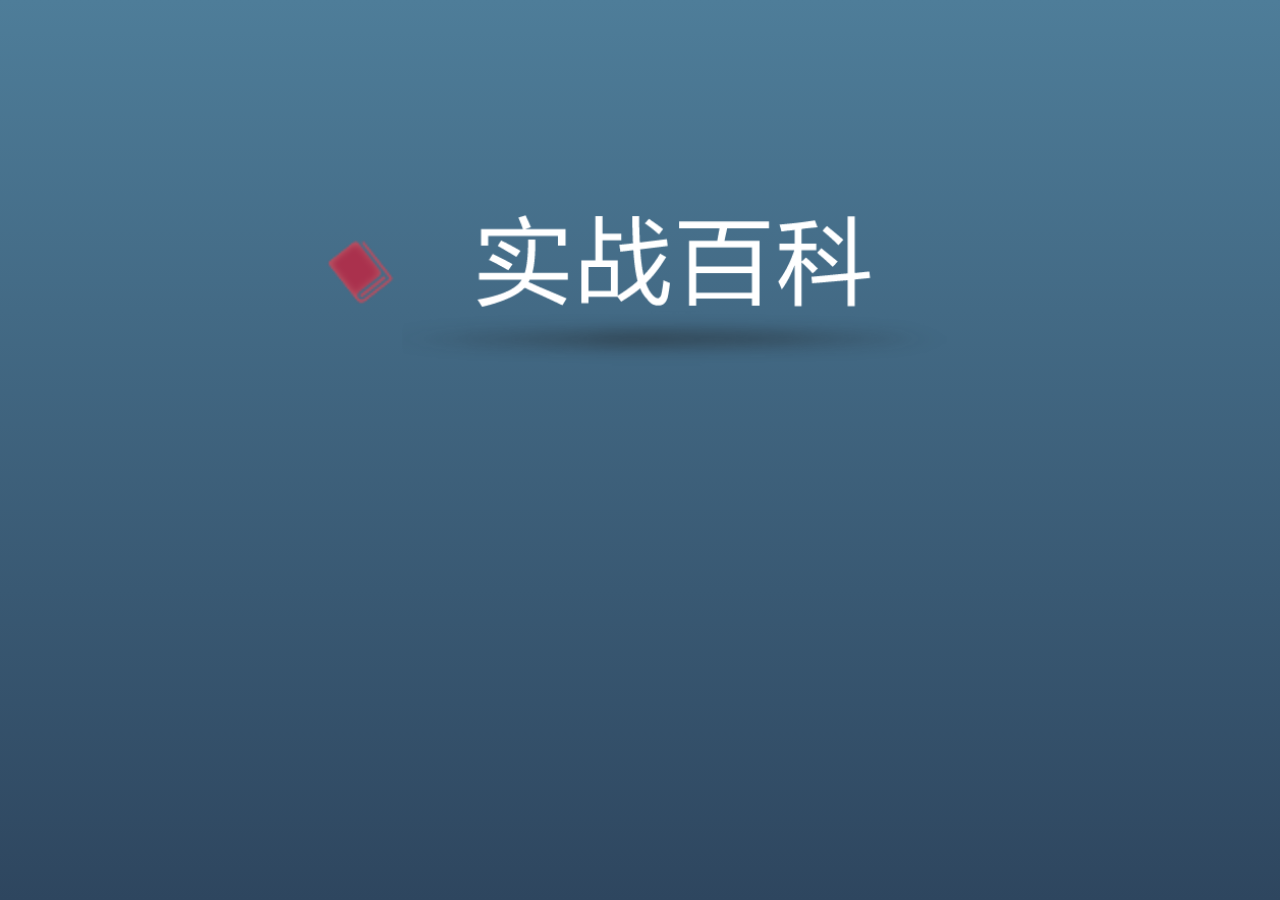
<file: index.html>
<!DOCTYPE html>
<html>
	<head>
		<meta charset="utf-8" />
		<meta name="viewport" content="width=device-width, initial-scale=1">
	    <meta http-equiv="X-UA-Compatible" content="IE=edge,chrome=1">
	    <meta name="renderer" content="webkit">
		<title>实战百科首页</title>
		<link rel="bookmark" href="favicon.ico"/>
		<link rel="shortcut icon" href="favicon.ico"/>
		<link rel="stylesheet" type="text/css" href="css/base.css" />
		<link rel="stylesheet" type="text/css" href="css/index.css" />
		<script src="lib/jquery-1.11.3.js" type="text/javascript" charset="utf-8"></script>
		<script src="js/cookie.js" type="text/javascript" charset="utf-8"></script>
		<!--<script src="js/ani.js" type="text/javascript" charset="utf-8"></script>-->
	</head>

	<body>
		<!--动画ani-->
		<div class="ani">
			<div class="wrap">
				<h1><div><img class="logo" src="img/logo.png"/><img class="tit" src="img/index-h1-ani.png"/></div></h1>
			</div>
		</div>
		<div class="header">
			<div class="wrap">
				<h1>
					<img src="img/logo.png"/>
					<span id="">
						实战百科
					</span>
				</h1>
				<p>
					欢迎您，<span>阿里</span>!
				</p>
			</div>
		</div>
		<!--<nav>-->
			<!--<span>
				<a href="">经典开胃菜</a>
				<a href="javascript:void(0)" class="close"><img src="img/close.jpg"/></a>
			</span>-->
		<!--</nav>-->
		<div class="content">
			<div class="wrap">
				<h2><img src="img/index-h2.png"/></h2>
				<p class="search">
					<span id="reset" >
						<!--<img src="img/del.png"/>-->
					</span>
					<input type="text" id="searchTxt" value=""  />
					<span id="search"><img src="img/search-2.png"/></span>
				</p>
				<div class="all">
					<div class="mod">
						<a href="">
						</a>
					</div>
					<span class="cir">
					</span>
					<div class="mod organ">
						<a href="" title="关系">
						</a>
					</div>
					<span class="cir">
						<!--<img src="img/cir.png"/>-->
					</span>
					<div class="mod communicate">
						<a href="">
						</a>
					</div>
					<span class="cir">
					</span>
					<div class="mod big person">
						<a href="">
						</a>
					</div>
					<span class="cir">
					</span>
					<div class="mod message">
						<a href="">
						</a>
					</div>
					<span class="cir">
					</span>
					<div class="mod car" >
						<a href="">
						</a>
					</div>
					<span class="cir">
					</span><div class="mod">
						<a href="">
						</a>
					</div>
					<div class="clearfix">
						
					</div>
				</div>
			</div>
		</div>
		<div class="footer">
			技术支持：科技通信中心
		</div>
					

		<!--<script src="lib/chart.js" type="text/javascript" charset="utf-8"></script>-->
		
		<script src="js/index.js" type="text/javascript" charset="utf-8"></script>
		
	</body>
</html>
</file>
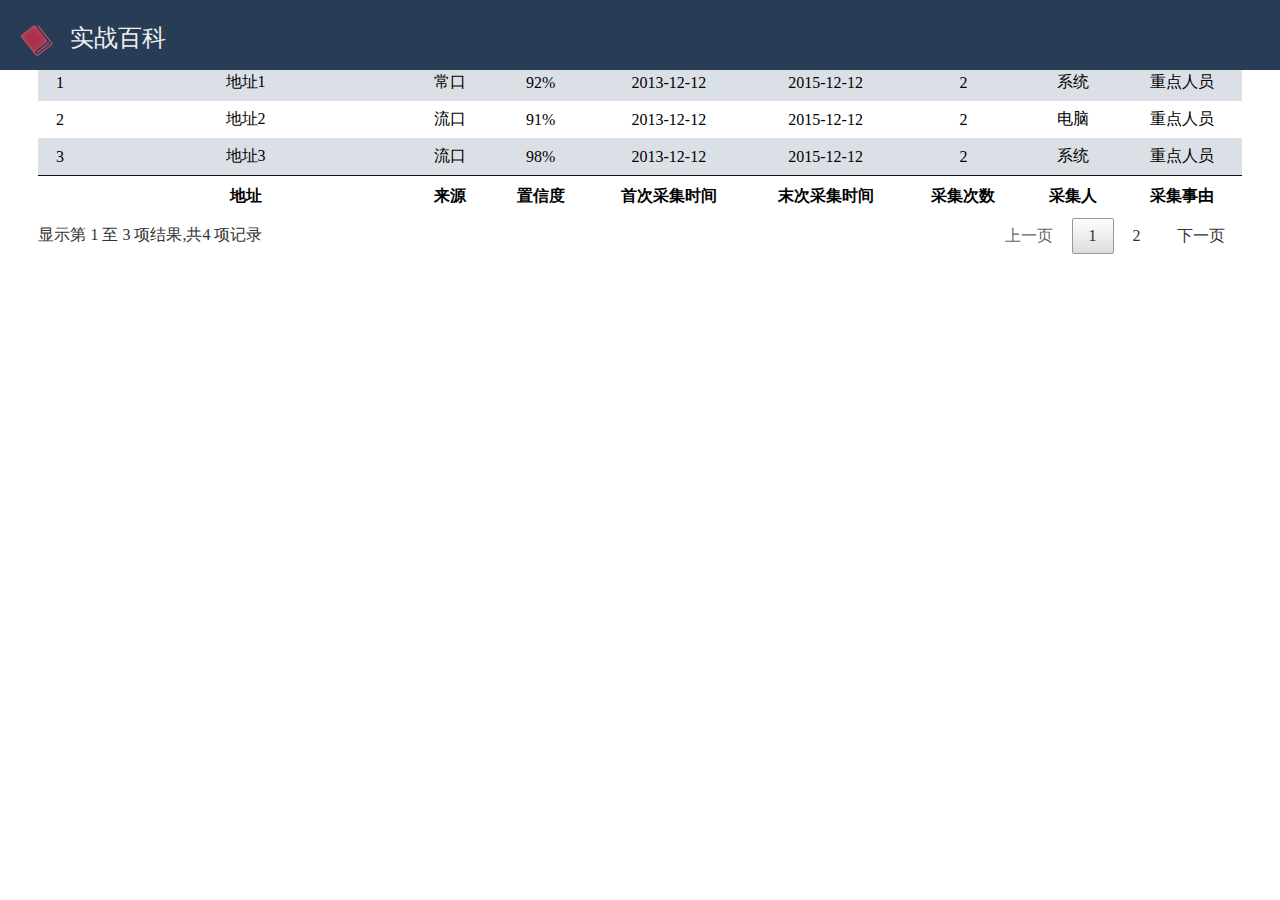
<file: html/addressDetail.html>
<!DOCTYPE html>
<html>
	<head>
		<meta charset="UTF-8">
		<title>地址分析数据详情</title>
		<link rel="bookmark" href="../favicon.ico"/>
		<link rel="shortcut icon" href="../favicon.ico"/>
		<link rel="stylesheet" type="text/css" href="../css/base.css"/>

		<!--表格css-->
		<link rel="stylesheet" type="text/css" href="../css/jquery.dataTables.min.css"/>
		<link rel="stylesheet" type="text/css" href="../css/detail.css"/>
		
	</head>
	<body>
		<div class="header">
			<!--<div class="wrap">-->
				<h1><a href="../index.html"><img src="../img/logo.png"/>实战百科</a></h1>
			<!--</div>-->
		</div>
		<div class="test">
			
		</div>
		 <div id="container"> 
   <!-- 定义一个表格元素 --> 
   <!--<button id="redraw">更换数据源</button>--> 
   <table id="example" class="table table-striped table-bordered"> 
    <thead> 
     <tr> 
      <th></th> 
      <th>地址</th> 
      <th>来源</th> 
      <th>置信度</th>
      <th>首次采集时间</th> 
      <th>末次采集时间</th> 
      <th>采集次数</th> 
      <th>采集人</th> 
      <th>采集事由</th> 
     </tr> 
    </thead> 
    <tbody></tbody> 
    <tfoot> 
     <tr> 
      <th></th> 
      <th>地址</th> 
      <th>来源</th> 
      <th>置信度</th>
      <th>首次采集时间</th> 
      <th>末次采集时间</th> 
      <th>采集次数</th> 
      <th>采集人</th> 
      <th>采集事由</th> 
     </tr> 
    </tfoot> 
    <!-- tbody是必须的 --> 
   </table> 
  </div> 
    
		<script src="../lib/jquery-1.8.3.min.js" type="text/javascript" charset="utf-8"></script>
		<script src="../lib/jquery.dataTables.min.js" type="text/javascript" charset="utf-8"></script>
		<script src="../js/addressDeta.js" type="text/javascript" charset="utf-8"></script>
	</body>
</html>
</file>
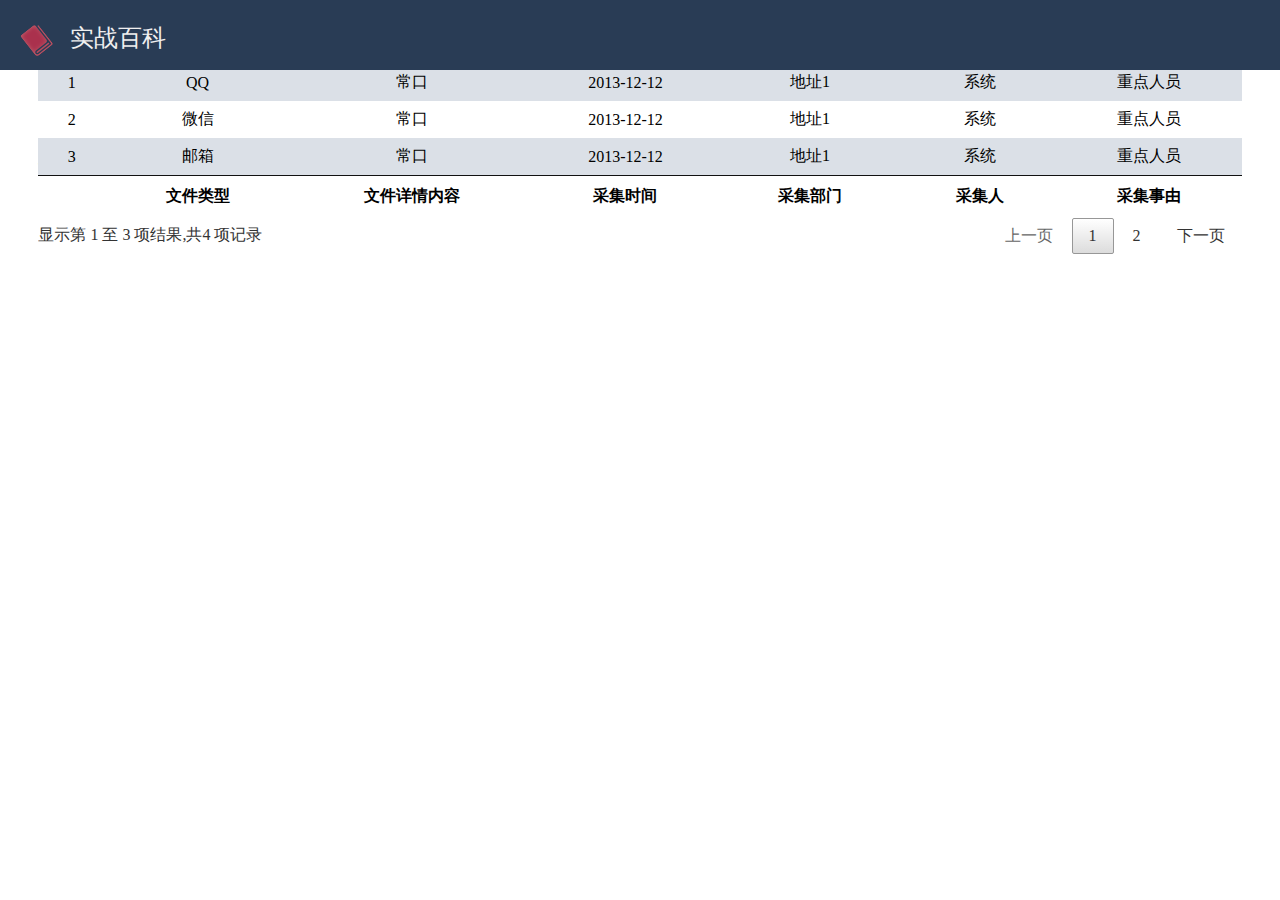
<file: html/bioDetail.html>
<!DOCTYPE html>
<html>
	<head>
		<meta charset="UTF-8">
		<title>生物特征数据详情</title>
		<link rel="bookmark" href="../favicon.ico"/>
		<link rel="shortcut icon" href="../favicon.ico"/>
		<link rel="stylesheet" type="text/css" href="../css/base.css"/>
		<!--表格css-->
		<link rel="stylesheet" type="text/css" href="../css/jquery.dataTables.min.css"/>
		<link rel="stylesheet" type="text/css" href="../css/detail.css"/>
		
	</head>
	<body>
		<div class="header">
			<!--<div class="wrap">-->
				<h1><a href="../index.html"><img src="../img/logo.png"/>实战百科</a></h1>
			<!--</div>-->
		</div>
		<div class="test">
			
		</div>
		 <div id="container"> 
   <!-- 定义一个表格元素 --> 
   <!--<button id="redraw">更换数据源</button>--> 
   <table id="example" class="table table-striped table-bordered"> 
    <thead> 
     <tr> 
      <th></th> 
      <th>文件类型</th> 
      <th>文件详情内容</th> 
      <th>采集时间</th> 
      <th>采集部门</th>
      <th>采集人</th>
      <th>采集事由</th> 
     </tr> 
    </thead> 
    <tbody></tbody> 
    <tfoot> 
     <tr> 
      <th></th> 
       <th>文件类型</th> 
      <th>文件详情内容</th> 
      <th>采集时间</th> 
      <th>采集部门</th>
      <th>采集人</th>
      <th>采集事由</th> 
     </tr> 
    </tfoot> 
    <!-- tbody是必须的 --> 
   </table> 
  </div> 
    
		<script src="../lib/jquery-1.8.3.min.js" type="text/javascript" charset="utf-8"></script>
		<script src="../lib/jquery.dataTables.min.js" type="text/javascript" charset="utf-8"></script>
		<script src="../js/combineDeta.js" type="text/javascript" charset="utf-8"></script>
	</body>
</html>
</file>
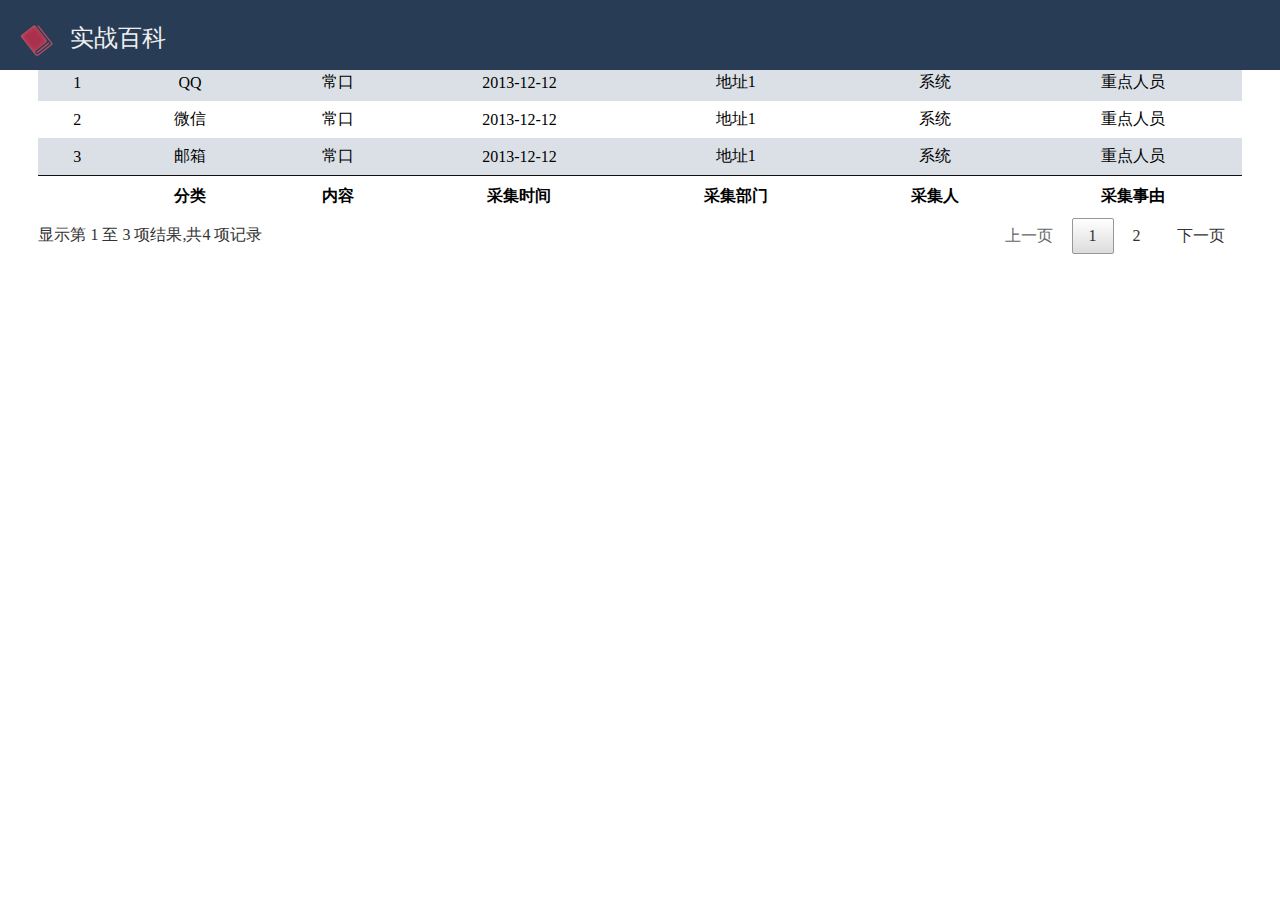
<file: html/combineDetail.html>
<!DOCTYPE html>
<html>
	<head>
		<meta charset="UTF-8">
		<title>虚实结合数据详情</title>
		<link rel="bookmark" href="../favicon.ico"/>
		<link rel="shortcut icon" href="../favicon.ico"/>
		<link rel="stylesheet" type="text/css" href="../css/base.css"/>
		<!--表格css-->
		<link rel="stylesheet" type="text/css" href="../css/jquery.dataTables.min.css"/>
		<link rel="stylesheet" type="text/css" href="../css/detail.css"/>
		
	</head>
	<body>
		<div class="header">
			<!--<div class="wrap">-->
				<h1><a href="../index.html"><img src="../img/logo.png"/>实战百科</a></h1>
			<!--</div>-->
		</div>
		<div class="test">
			
		</div>
		 <div id="container"> 
   <!-- 定义一个表格元素 --> 
   <!--<button id="redraw">更换数据源</button>--> 
   <table id="example" class="table table-striped table-bordered"> 
    <thead> 
     <tr> 
      <th></th> 
      <th>分类</th> 
      <th>内容</th> 
      <th>采集时间</th> 
      <th>采集部门</th>
      <th>采集人</th>
      <th>采集事由</th> 
     </tr> 
    </thead> 
    <tbody></tbody> 
    <tfoot> 
     <tr> 
      <th></th> 
      <th>分类</th> 
      <th>内容</th> 
      <th>采集时间</th> 
      <th>采集部门</th>
      <th>采集人</th>
      <th>采集事由</th> 
     </tr> 
    </tfoot> 
    <!-- tbody是必须的 --> 
   </table> 
  </div> 
    
		<script src="../lib/jquery-1.8.3.min.js" type="text/javascript" charset="utf-8"></script>
		<script src="../lib/jquery.dataTables.min.js" type="text/javascript" charset="utf-8"></script>
		<script src="../js/combineDeta.js" type="text/javascript" charset="utf-8"></script>
	</body>
</html>
</file>
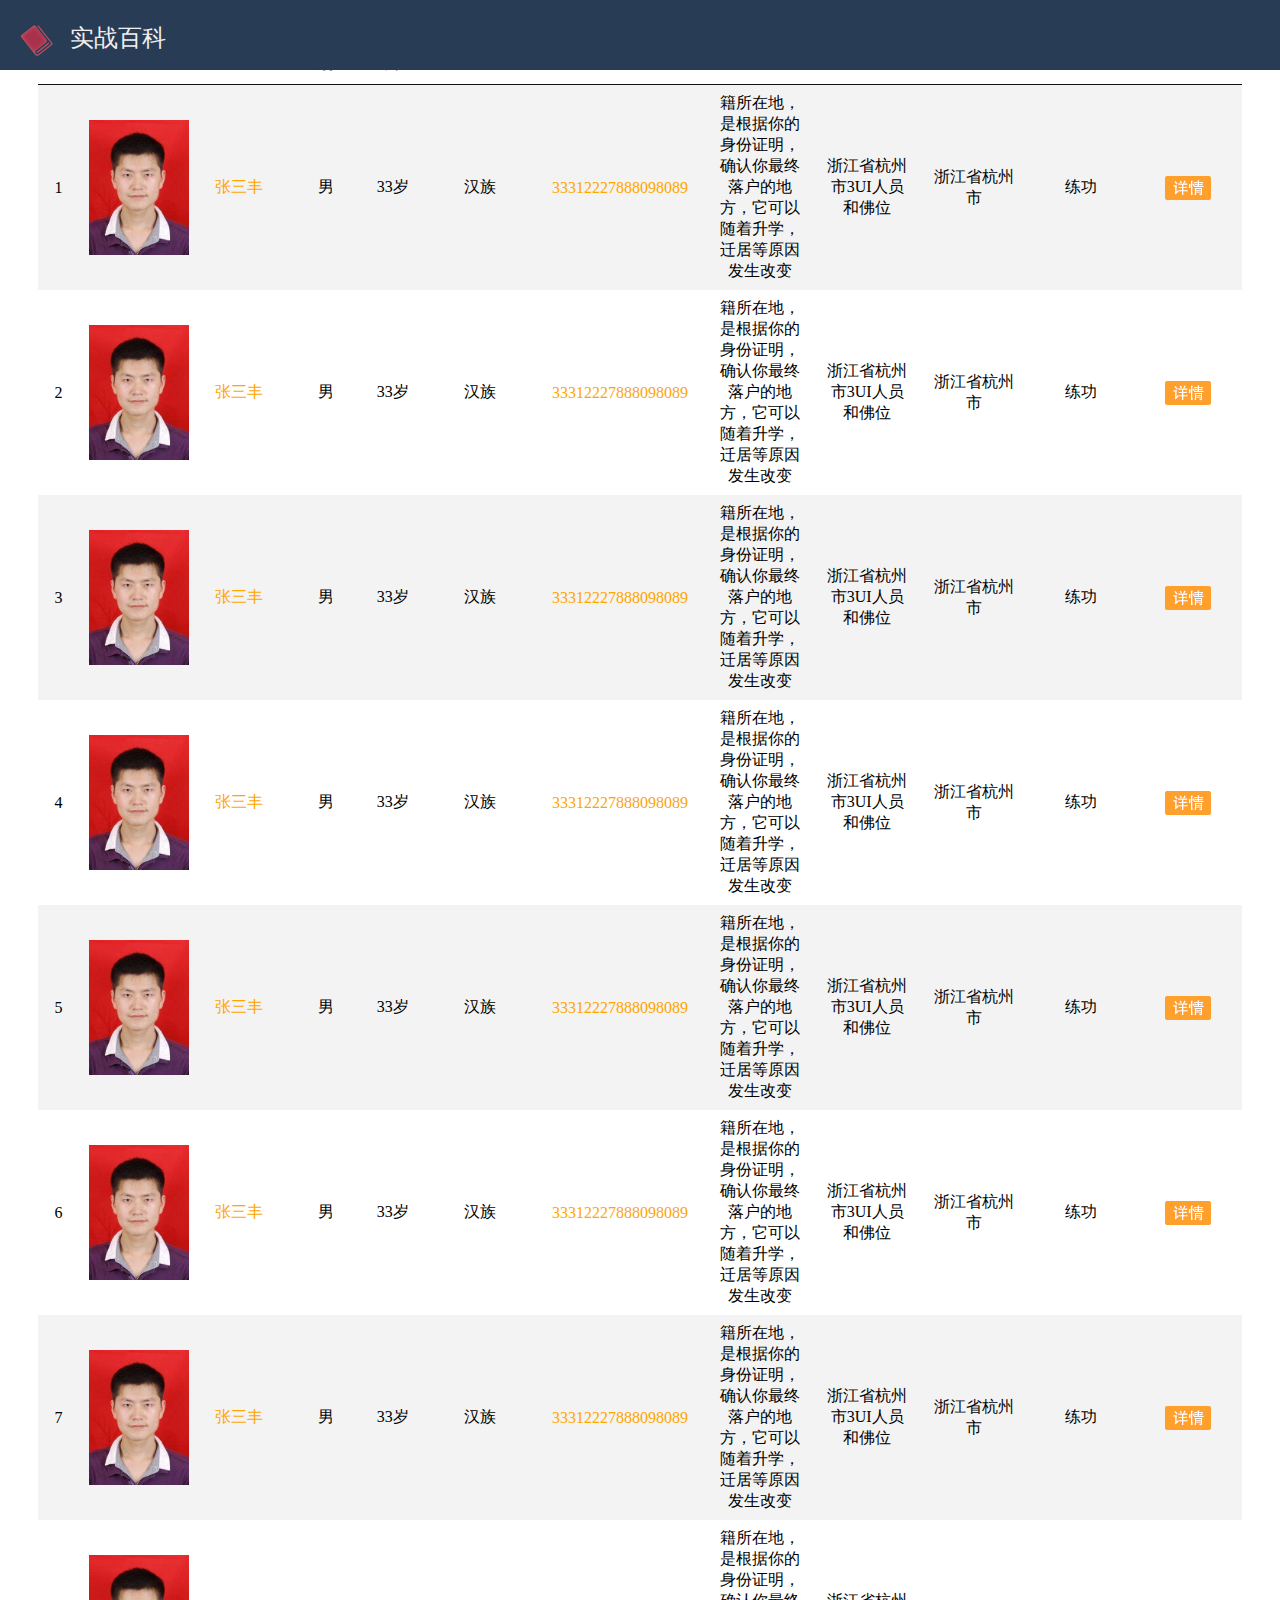
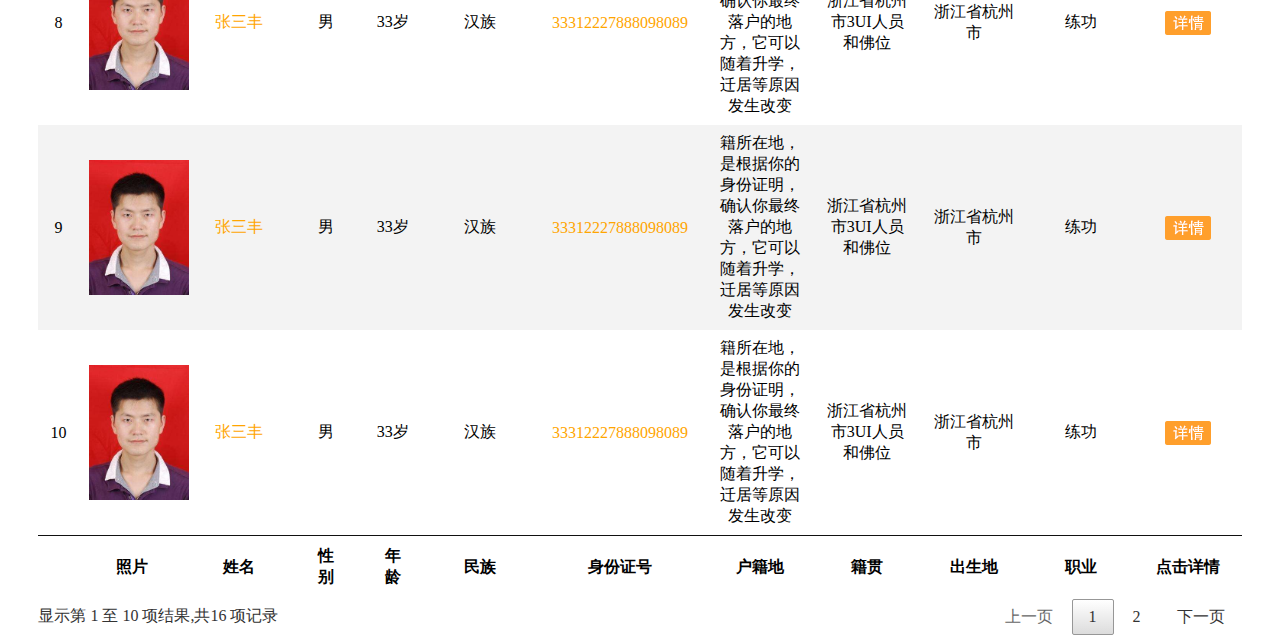
<file: html/personInfo.html>
<!DOCTYPE html>
<html>
	<head>
		<!--此页作废-->
		<meta charset="UTF-8">
		<title>人员信息</title>
		<link rel="bookmark" href="../favicon.ico"/>
		<link rel="shortcut icon" href="../favicon.ico"/>
		<link rel="stylesheet" type="text/css" href="../css/base.css"/>
		<!--表格css-->
		<link rel="stylesheet" type="text/css" href="../css/jquery.dataTables.min.css"/>
		<link rel="stylesheet" type="text/css" href="../css/detail.css"/>
		<link rel="stylesheet" type="text/css" href="../css/pInfo.css"/>
	</head>
	<body>
		<div class="header">
			<!--<div class="wrap">-->
				<h1><a href="../index.html"><img src="../img/logo.png"/>实战百科</a></h1>
			<!--</div>-->
		</div>
		<div class="test">
			
		</div>
		 <div id="container"> 
   <!-- 定义一个表格元素 --> 
   <!--<button id="redraw">更换数据源</button>--> 
   <table id="example" class="table table-striped table-bordered"> 
   	<col  width="3%" />
  <col width="8%" />
  <col  width="8%" />
  <col  width="5%" />
  <col width="5%" />
  <col   width="8%"/>
  <col  width="13%" />
  <col  width="8%" />
  <col width="8%" />
  <col  width="8%" />
  <col  width="8%" />
  <col width="8%" />
  
    <thead> 
     <tr> 
      <th></th> 
      <th>照片</th>
       <th>姓名</th>
      <th>性别</th>
      <th>年龄</th>
      <th>民族</th>
      <th>身份证号</th>
      <th>户籍地</th> 
     <th>籍贯</th>
      <th>出生地</th>
      <th>职业</th>
      <th>点击详情</th> 
     </tr> 
    </thead> 
    <tbody>
    	<tr>
    		<td></td>
    		<td>
    			<img class="personPic" src="../img/test/timg.jpg"/>
    		</td>
    		<td>
    				<span class="name">张三丰</span>
    		</td>
    		<td>男</td>
    		<td><span class="old">33</span>岁</td>
    		<td>汉族</td>
    		<td>
    			<p>
    				<span class="idCard">33312227888098089</span>
    			</p>
    		</td>
    		<td>
    				<span>籍所在地，是根据你的身份证明，确认你最终落户的地方，它可以随着升学，迁居等原因发生改变</span>
    		</td>
    		<td>
    				<span>浙江省杭州市3UI人员和佛位 </span>
    		</td>
    		<td>
    				<span>浙江省杭州市</span>
    		</td>
    		<td>
    				<span>练功</span>
    		</td>
    		<td>
    			<a href=""><img src="../img/detail.png"/></a>
    		</td>
    	</tr>
    	<tr>
    		<td></td>
    		<td>
    			<img class="personPic" src="../img/test/timg.jpg"/>
    		</td>
    		<td>
    				<span class="name">张三丰</span>
    		</td>
    		<td>男</td>
    		<td><span class="old">33</span>岁</td>
    		<td>汉族</td>
    		<td>
    			<p>
    				<span class="idCard">33312227888098089</span>
    			</p>
    		</td>
    		<td>
    				<span>籍所在地，是根据你的身份证明，确认你最终落户的地方，它可以随着升学，迁居等原因发生改变</span>
    		</td>
    		<td>
    				<span>浙江省杭州市3UI人员和佛位 </span>
    		</td>
    		<td>
    				<span>浙江省杭州市</span>
    		</td>
    		<td>
    				<span>练功</span>
    		</td>
    		<td>
    			<a href=""><img src="../img/detail.png"/></a>
    		</td>
    	</tr>
    	<tr>
    		<td></td>
    		<td>
    			<img class="personPic" src="../img/test/timg.jpg"/>
    		</td>
    		<td>
    				<span class="name">张三丰</span>
    		</td>
    		<td>男</td>
    		<td><span class="old">33</span>岁</td>
    		<td>汉族</td>
    		<td>
    			<p>
    				<span class="idCard">33312227888098089</span>
    			</p>
    		</td>
    		<td>
    				<span>籍所在地，是根据你的身份证明，确认你最终落户的地方，它可以随着升学，迁居等原因发生改变</span>
    		</td>
    		<td>
    				<span>浙江省杭州市3UI人员和佛位 </span>
    		</td>
    		<td>
    				<span>浙江省杭州市</span>
    		</td>
    		<td>
    				<span>练功</span>
    		</td>
    		<td>
    			<a href=""><img src="../img/detail.png"/></a>
    		</td>
    	</tr>
    	<tr>
    		<td></td>
    		<td>
    			<img class="personPic" src="../img/test/timg.jpg"/>
    		</td>
    		<td>
    				<span class="name">张三丰</span>
    		</td>
    		<td>男</td>
    		<td><span class="old">33</span>岁</td>
    		<td>汉族</td>
    		<td>
    			<p>
    				<span class="idCard">33312227888098089</span>
    			</p>
    		</td>
    		<td>
    				<span>籍所在地，是根据你的身份证明，确认你最终落户的地方，它可以随着升学，迁居等原因发生改变</span>
    		</td>
    		<td>
    				<span>浙江省杭州市3UI人员和佛位 </span>
    		</td>
    		<td>
    				<span>浙江省杭州市</span>
    		</td>
    		<td>
    				<span>练功</span>
    		</td>
    		<td>
    			<a href=""><img src="../img/detail.png"/></a>
    		</td>
    	</tr>
    	<tr>
    		<td></td>
    		<td>
    			<img class="personPic" src="../img/test/timg.jpg"/>
    		</td>
    		<td>
    				<span class="name">张三丰</span>
    		</td>
    		<td>男</td>
    		<td><span class="old">33</span>岁</td>
    		<td>汉族</td>
    		<td>
    			<p>
    				<span class="idCard">33312227888098089</span>
    			</p>
    		</td>
    		<td>
    				<span>籍所在地，是根据你的身份证明，确认你最终落户的地方，它可以随着升学，迁居等原因发生改变</span>
    		</td>
    		<td>
    				<span>浙江省杭州市3UI人员和佛位 </span>
    		</td>
    		<td>
    				<span>浙江省杭州市</span>
    		</td>
    		<td>
    				<span>练功</span>
    		</td>
    		<td>
    			<a href=""><img src="../img/detail.png"/></a>
    		</td>
    	</tr>
    	
    	<tr>
    		<td></td>
    		<td>
    			<img class="personPic" src="../img/test/timg.jpg"/>
    		</td>
    		<td>
    				<span class="name">张三丰</span>
    		</td>
    		<td>男</td>
    		<td><span class="old">33</span>岁</td>
    		<td>汉族</td>
    		<td>
    			<p>
    				<span class="idCard">33312227888098089</span>
    			</p>
    		</td>
    		<td>
    				<span>籍所在地，是根据你的身份证明，确认你最终落户的地方，它可以随着升学，迁居等原因发生改变</span>
    		</td>
    		<td>
    				<span>浙江省杭州市3UI人员和佛位 </span>
    		</td>
    		<td>
    				<span>浙江省杭州市</span>
    		</td>
    		<td>
    				<span>练功</span>
    		</td>
    		<td>
    			<a href=""><img src="../img/detail.png"/></a>
    		</td>
    	</tr>
    	<tr>
    		<td></td>
    		<td>
    			<img class="personPic" src="../img/test/timg.jpg"/>
    		</td>
    		<td>
    				<span class="name">张三丰</span>
    		</td>
    		<td>男</td>
    		<td><span class="old">33</span>岁</td>
    		<td>汉族</td>
    		<td>
    			<p>
    				<span class="idCard">33312227888098089</span>
    			</p>
    		</td>
    		<td>
    				<span>籍所在地，是根据你的身份证明，确认你最终落户的地方，它可以随着升学，迁居等原因发生改变</span>
    		</td>
    		<td>
    				<span>浙江省杭州市3UI人员和佛位 </span>
    		</td>
    		<td>
    				<span>浙江省杭州市</span>
    		</td>
    		<td>
    				<span>练功</span>
    		</td>
    		<td>
    			<a href=""><img src="../img/detail.png"/></a>
    		</td>
    	</tr>
    	<tr>
    		<td></td>
    		<td>
    			<img class="personPic" src="../img/test/timg.jpg"/>
    		</td>
    		<td>
    				<span class="name">张三丰</span>
    		</td>
    		<td>男</td>
    		<td><span class="old">33</span>岁</td>
    		<td>汉族</td>
    		<td>
    			<p>
    				<span class="idCard">33312227888098089</span>
    			</p>
    		</td>
    		<td>
    				<span>籍所在地，是根据你的身份证明，确认你最终落户的地方，它可以随着升学，迁居等原因发生改变</span>
    		</td>
    		<td>
    				<span>浙江省杭州市3UI人员和佛位 </span>
    		</td>
    		<td>
    				<span>浙江省杭州市</span>
    		</td>
    		<td>
    				<span>练功</span>
    		</td>
    		<td>
    			<a href=""><img src="../img/detail.png"/></a>
    		</td>
    	</tr>
    	<tr>
    		<td></td>
    		<td>
    			<img class="personPic" src="../img/test/timg.jpg"/>
    		</td>
    		<td>
    				<span class="name">张三丰</span>
    		</td>
    		<td>男</td>
    		<td><span class="old">33</span>岁</td>
    		<td>汉族</td>
    		<td>
    			<p>
    				<span class="idCard">33312227888098089</span>
    			</p>
    		</td>
    		<td>
    				<span>籍所在地，是根据你的身份证明，确认你最终落户的地方，它可以随着升学，迁居等原因发生改变</span>
    		</td>
    		<td>
    				<span>浙江省杭州市3UI人员和佛位 </span>
    		</td>
    		<td>
    				<span>浙江省杭州市</span>
    		</td>
    		<td>
    				<span>练功</span>
    		</td>
    		<td>
    			<a href=""><img src="../img/detail.png"/></a>
    		</td>
    	</tr>
    	<tr>
    		<td></td>
    		<td>
    			<img class="personPic" src="../img/test/timg.jpg"/>
    		</td>
    		<td>
    				<span class="name">张三丰</span>
    		</td>
    		<td>男</td>
    		<td><span class="old">33</span>岁</td>
    		<td>汉族</td>
    		<td>
    			<p>
    				<span class="idCard">33312227888098089</span>
    			</p>
    		</td>
    		<td>
    				<span>籍所在地，是根据你的身份证明，确认你最终落户的地方，它可以随着升学，迁居等原因发生改变</span>
    		</td>
    		<td>
    				<span>浙江省杭州市3UI人员和佛位 </span>
    		</td>
    		<td>
    				<span>浙江省杭州市</span>
    		</td>
    		<td>
    				<span>练功</span>
    		</td>
    		<td>
    			<a href=""><img src="../img/detail.png"/></a>
    		</td>
    	</tr>
    	<tr>
    		<td></td>
    		<td>
    			<img class="personPic" src="../img/test/timg.jpg"/>
    		</td>
    		<td>
    				<span class="name">张三丰</span>
    		</td>
    		<td>男</td>
    		<td><span class="old">33</span>岁</td>
    		<td>汉族</td>
    		<td>
    			<p>
    				<span class="idCard">33312227888098089</span>
    			</p>
    		</td>
    		<td>
    				<span>籍所在地，是根据你的身份证明，确认你最终落户的地方，它可以随着升学，迁居等原因发生改变</span>
    		</td>
    		<td>
    				<span>浙江省杭州市3UI人员和佛位 </span>
    		</td>
    		<td>
    				<span>浙江省杭州市</span>
    		</td>
    		<td>
    				<span>练功</span>
    		</td>
    		<td>
    			<a href=""><img src="../img/detail.png"/></a>
    		</td>
    	</tr>
    	<tr>
    		<td></td>
    		<td>
    			<img class="personPic" src="../img/test/timg.jpg"/>
    		</td>
    		<td>
    				<span class="name">张三丰</span>
    		</td>
    		<td>男</td>
    		<td><span class="old">33</span>岁</td>
    		<td>维吾尔族</td>
    		<td>
    			<p>
    				<span class="idCard">33312227888098089</span>
    			</p>
    		</td>
    		<td>
    				<span>籍所在地，是根据你的身份证明，确认你最终落户的地方，它可以随着升学，迁居等原因发生改变</span>
    		</td>
    		<td>
    				<span>浙江省杭州市3UI人员和佛位 </span>
    		</td>
    		<td>
    				<span>浙江省杭州市</span>
    		</td>
    		<td>
    				<span>练功</span>
    		</td>
    		<td>
    			<a href=""><img src="../img/detail.png"/></a>
    		</td>
    	</tr>
    	<tr>
    		<td></td>
    		<td>
    			<img class="personPic" src="../img/test/timg.jpg"/>
    		</td>
    		<td>
    				<span class="name">张三丰</span>
    		</td>
    		<td>男</td>
    		<td><span class="old">33</span>岁</td>
    		<td>汉族</td>
    		<td>
    			<p>
    				<span class="idCard">33312227888098089</span>
    			</p>
    		</td>
    		<td>
    				<span>籍所在地，是根据你的身份证明，确认你最终落户的地方，它可以随着升学，迁居等原因发生改变</span>
    		</td>
    		<td>
    				<span>浙江省杭州市3UI人员和佛位 </span>
    		</td>
    		<td>
    				<span>浙江省杭州市</span>
    		</td>
    		<td>
    				<span>练功</span>
    		</td>
    		<td>
    			<a href=""><img src="../img/detail.png"/></a>
    		</td>
    	</tr>
    	<tr>
    		<td></td>
    		<td>
    			<img class="personPic" src="../img/test/timg.jpg"/>
    		</td>
    		<td>
    				<span class="name">张三丰</span>
    		</td>
    		<td>男</td>
    		<td><span class="old">33</span>岁</td>
    		<td>汉族</td>
    		<td>
    			<p>
    				<span class="idCard">33312227888098089</span>
    			</p>
    		</td>
    		<td>
    				<span>籍所在地，是根据你的身份证明，确认你最终落户的地方，它可以随着升学，迁居等原因发生改变</span>
    		</td>
    		<td>
    				<span>浙江省杭州市3UI人员和佛位 </span>
    		</td>
    		<td>
    				<span>浙江省杭州市</span>
    		</td>
    		<td>
    				<span>练功</span>
    		</td>
    		<td>
    			<a href=""><img src="../img/detail.png"/></a>
    		</td>
    	</tr>
    	<tr>
    		<td></td>
    		<td>
    			<img class="personPic" src="../img/test/timg.jpg"/>
    		</td>
    		<td>
    				<span class="name">张三丰</span>
    		</td>
    		<td>男</td>
    		<td><span class="old">33</span>岁</td>
    		<td>汉族</td>
    		<td>
    			<p>
    				<span class="idCard">33312227888098089</span>
    			</p>
    		</td>
    		<td>
    				<span>籍所在地，是根据你的身份证明，确认你最终落户的地方，它可以随着升学，迁居等原因发生改变</span>
    		</td>
    		<td>
    				<span>浙江省杭州市3UI人员和佛位 </span>
    		</td>
    		<td>
    				<span>浙江省杭州市</span>
    		</td>
    		<td>
    				<span>练功</span>
    		</td>
    		<td>
    			<a href=""><img src="../img/detail.png"/></a>
    		</td>
    	</tr>
    	<tr>
    		<td></td>
    		<td>
    			<img class="personPic" src="https://timgsa.baidu.com/timg?image&quality=80&size=b9999_10000&sec=1495631052076&di=41efce7f39e2b717c6371362822d2776&imgtype=0&src=http%3A%2F%2Fi5.hexunimg.cn%2F2014-11-25%2F170746824.jpg"/>
    		</td>
    		<td>
    				<span class="name">张三丰</span>
    		</td>
    		<td>女</td>
    		<td><span class="old">25</span>岁</td>
    		<td>汉族</td>
    		<td>
    			<p>
    				<span class="idCard">33312227888098089</span>
    			</p>
    		</td>
    		<td>
    				<span>籍所在地，是根据你的身份证明，确认你最终落户的地方，它可以随着升学，迁居等原因发生改变</span>
    		</td>
    		<td>
    				<span>浙江省杭州市3UI人员和佛位 </span>
    		</td>
    		<td>
    				<span>浙江省杭州市</span>
    		</td>
    		<td>
    				<span>练功</span>
    		</td>
    		<td>
    			<a href=""><img src="../img/detail.png"/></a>
    		</td>
    	</tr>
    	
    </tbody> 
    <tfoot> 
    <tr> 
      <th></th> 
      <th>照片</th>
       <th>姓名</th>
      <th>性别</th>
      <th>年龄</th>
      <th>民族</th>
      <th>身份证号</th>
      <th>户籍地</th> 
     <th>籍贯</th>
      <th>出生地</th>
      <th>职业</th>
      <th>点击详情</th> 
     </tr> 
    </tfoot> 
    <!-- tbody是必须的 --> 
   </table> 
  </div> 
    
		<script src="../lib/jquery-1.8.3.min.js" type="text/javascript" charset="utf-8"></script>
		<script src="../lib/jquery.dataTables.min.js" type="text/javascript" charset="utf-8"></script>
		<!--<script src="../js/combineDeta.js" type="text/javascript" charset="utf-8"></script>-->
		<script src="../js/personInfo.js" type="text/javascript" charset="utf-8"></script>
	</body>
</html>
</file>
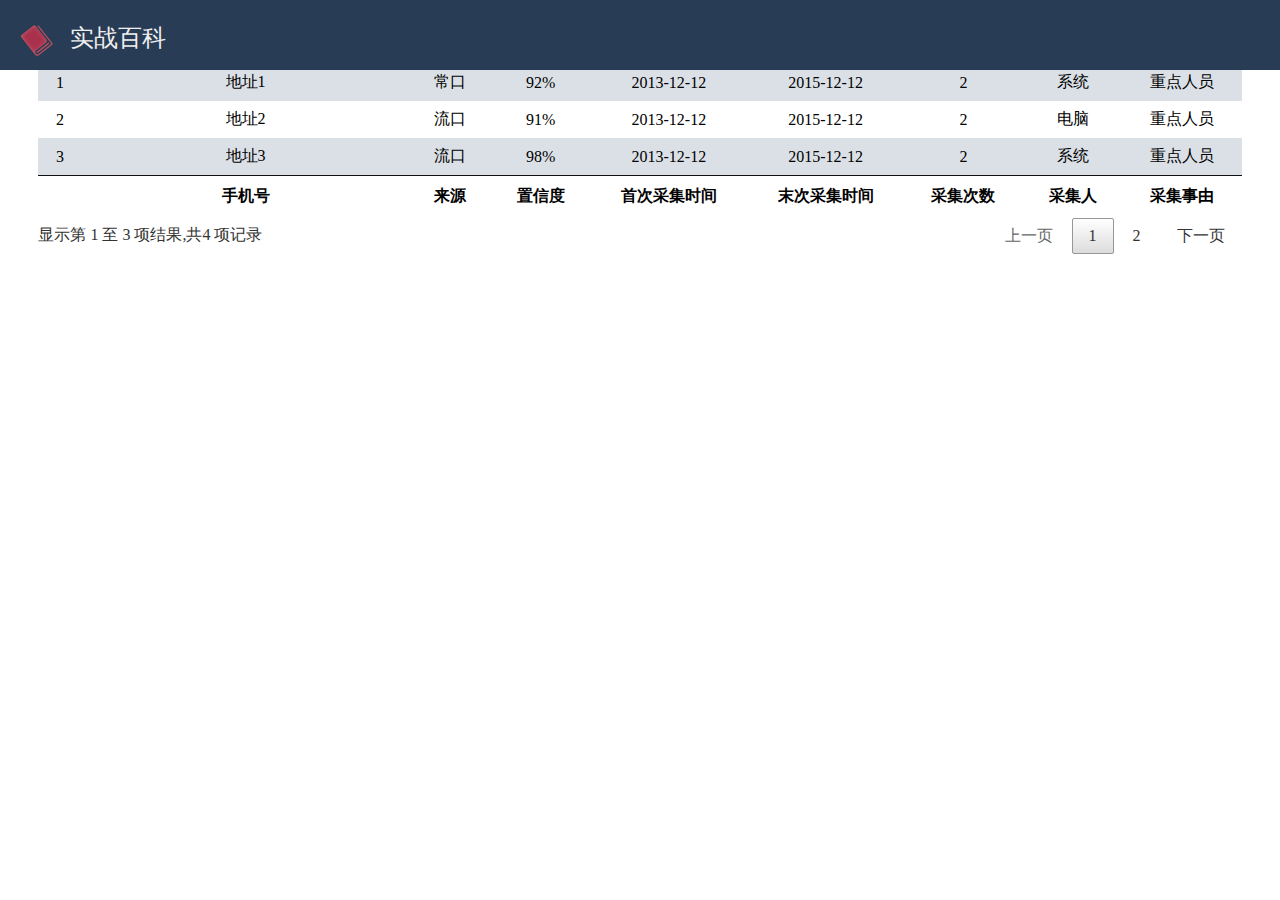
<file: html/phoneDetail.html>
<!DOCTYPE html>
<html>
	<head>
		<meta charset="UTF-8">
		<title>持有手机号数据详情</title>
		<link rel="bookmark" href="../favicon.ico"/>
		<link rel="shortcut icon" href="../favicon.ico"/>
		<link rel="stylesheet" type="text/css" href="../css/base.css"/>

		<!--表格css-->
		<link rel="stylesheet" type="text/css" href="../css/jquery.dataTables.min.css"/>
		<link rel="stylesheet" type="text/css" href="../css/detail.css"/>
		
	</head>
	<body>
		<div class="header">
			<!--<div class="wrap">-->
				<h1><a href="../index.html"><img src="../img/logo.png"/>实战百科</a></h1>
			<!--</div>-->
		</div>
		<div class="test">
			
		</div>
		 <div id="container"> 
   <!-- 定义一个表格元素 --> 
   <!--<button id="redraw">更换数据源</button>--> 
   <table id="example" class="table table-striped table-bordered"> 
    <thead> 
     <tr> 
      <th></th> 
      <th>手机号</th> 
      <th>来源</th> 
      <th>置信度</th>
      <th>首次采集时间</th> 
      <th>末次采集时间</th> 
      <th>采集次数</th> 
      <th>采集人</th> 
      <th>采集事由</th> 
     </tr> 
    </thead> 
    <tbody></tbody> 
    <tfoot> 
     <tr> 
      <th></th> 
      <th>手机号</th> 
      <th>来源</th> 
      <th>置信度</th>
      <th>首次采集时间</th> 
      <th>末次采集时间</th> 
      <th>采集次数</th> 
      <th>采集人</th> 
      <th>采集事由</th> 
     </tr> 
    </tfoot> 
    <!-- tbody是必须的 --> 
   </table> 
  </div> 
    
		<script src="../lib/jquery-1.8.3.min.js" type="text/javascript" charset="utf-8"></script>
		<script src="../lib/jquery.dataTables.min.js" type="text/javascript" charset="utf-8"></script>
		<script src="../js/addressDeta.js" type="text/javascript" charset="utf-8"></script>
	</body>
</html>
</file>
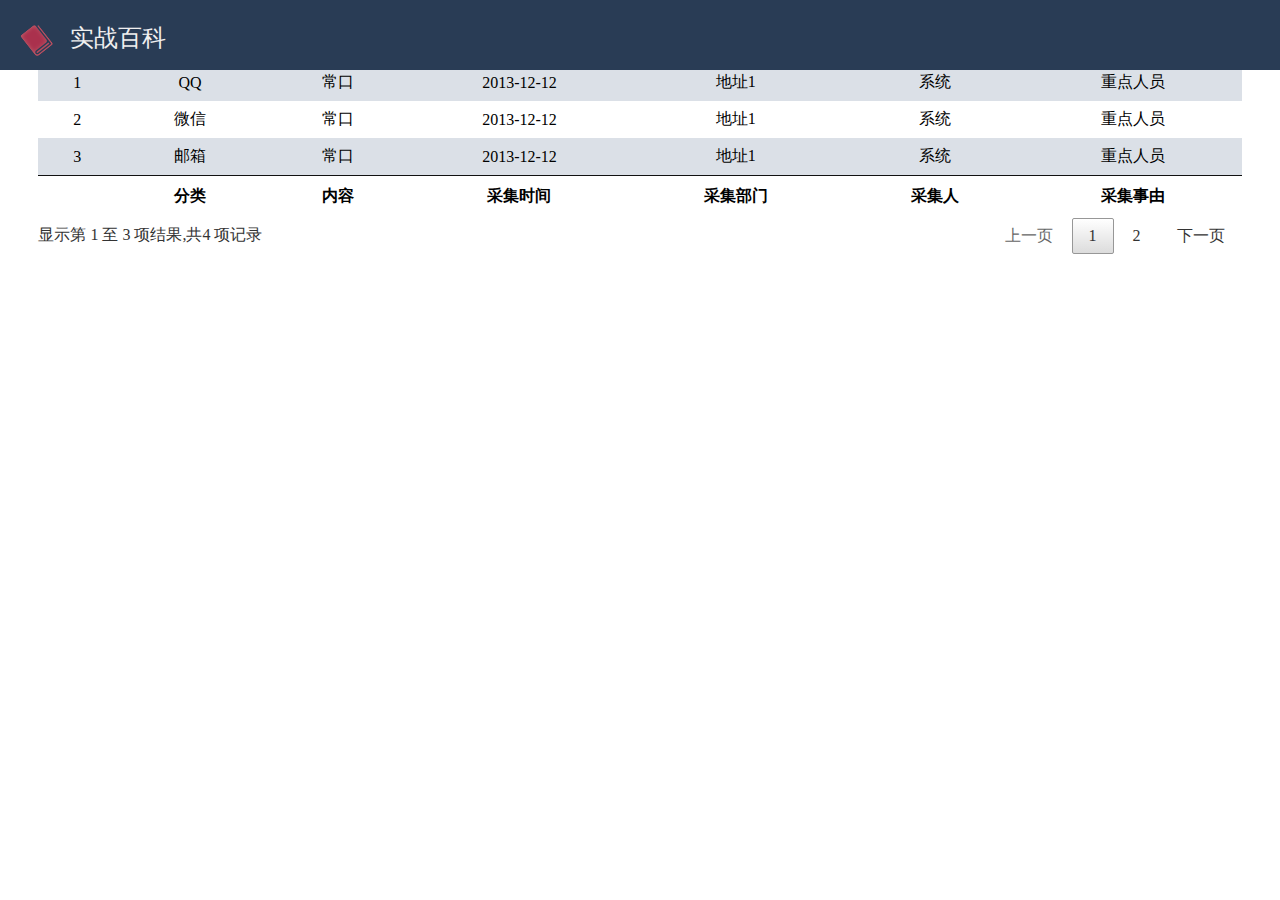
<file: html/picDetail.html>
<!DOCTYPE html>
<html>
	<head>
		<meta charset="UTF-8">
		<title>人像资料数据详情</title>
		<link rel="bookmark" href="../favicon.ico"/>
		<link rel="shortcut icon" href="../favicon.ico"/>
		<link rel="stylesheet" type="text/css" href="../css/base.css"/>
		<!--表格css-->
		<link rel="stylesheet" type="text/css" href="../css/jquery.dataTables.min.css"/>
		<link rel="stylesheet" type="text/css" href="../css/detail.css"/>
		
	</head>
	<body>
		<div class="header">
			<!--<div class="wrap">-->
				<h1><a href="../index.html"><img src="../img/logo.png"/>实战百科</a></h1>
			<!--</div>-->
		</div>
		<div class="test">
			
		</div>
		 <div id="container"> 
   <!-- 定义一个表格元素 --> 
   <!--<button id="redraw">更换数据源</button>--> 
   <table id="example" class="table table-striped table-bordered"> 
    <thead> 
     <tr> 
      <th></th> 
      <th>分类</th> 
      <th>内容</th> 
      <th>采集时间</th> 
      <th>采集部门</th>
      <th>采集人</th>
      <th>采集事由</th> 
     </tr> 
    </thead> 
    <tbody></tbody> 
    <tfoot> 
     <tr> 
      <th></th> 
      <th>分类</th> 
      <th>内容</th> 
      <th>采集时间</th> 
      <th>采集部门</th>
      <th>采集人</th>
      <th>采集事由</th> 
     </tr> 
    </tfoot> 
    <!-- tbody是必须的 --> 
   </table> 
  </div> 
    
		<script src="../lib/jquery-1.8.3.min.js" type="text/javascript" charset="utf-8"></script>
		<script src="../lib/jquery.dataTables.min.js" type="text/javascript" charset="utf-8"></script>
		<script src="../js/combineDeta.js" type="text/javascript" charset="utf-8"></script>
	</body>
</html>
</file>
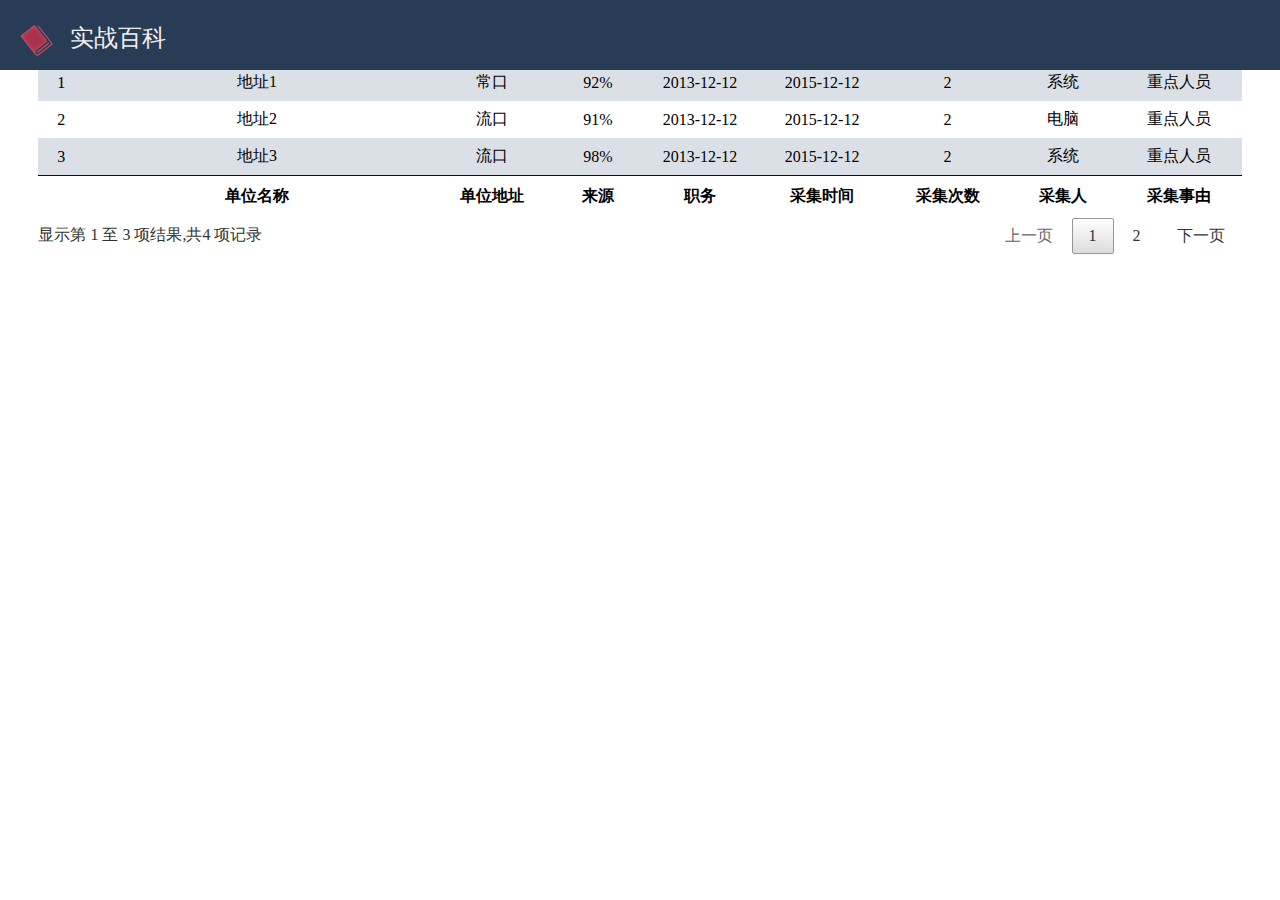
<file: html/serviceDetail.html>
<!DOCTYPE html>
<html>
	<head>
		<meta charset="UTF-8">
		<title>服务处所数据详情</title>
		<link rel="bookmark" href="../favicon.ico"/>
		<link rel="shortcut icon" href="../favicon.ico"/>
		<link rel="stylesheet" type="text/css" href="../css/base.css"/>
		<!--表格css-->
		<link rel="stylesheet" type="text/css" href="../css/jquery.dataTables.min.css"/>
		<link rel="stylesheet" type="text/css" href="../css/detail.css"/>
		
	</head>
	<body>
		<div class="header">
			<!--<div class="wrap">-->
				<h1><a href="../index.html"><img src="../img/logo.png"/>实战百科</a></h1>
			<!--</div>-->
		</div>
		<div class="test">
			
		</div>
		 <div id="container"> 
   <!-- 定义一个表格元素 --> 
   <!--<button id="redraw">更换数据源</button>--> 
   <table id="example" class="table table-striped table-bordered"> 
    <thead> 
     <tr> 
      <th></th> 
      <th>单位名称</th> 
      <th>单位地址</th> 
      <th>来源</th>
      <th>职务</th> 
      <th>采集时间</th> 
      <th>采集次数</th> 
      <th>采集人</th> 
      <th>采集事由</th> 
     </tr> 
    </thead> 
    <tbody></tbody> 
    <tfoot> 
     <tr> 
      <th></th> 
      <th>单位名称</th> 
      <th>单位地址</th> 
      <th>来源</th>
      <th>职务</th> 
      <th>采集时间</th> 
      <th>采集次数</th> 
      <th>采集人</th> 
      <th>采集事由</th> 
     </tr> 
    </tfoot> 
    <!-- tbody是必须的 --> 
   </table> 
  </div> 
    
		<script src="../lib/jquery-1.8.3.min.js" type="text/javascript" charset="utf-8"></script>
		<script src="../lib/jquery.dataTables.min.js" type="text/javascript" charset="utf-8"></script>
		<script src="../js/addressDeta.js" type="text/javascript" charset="utf-8"></script>
	</body>
</html>
</file>
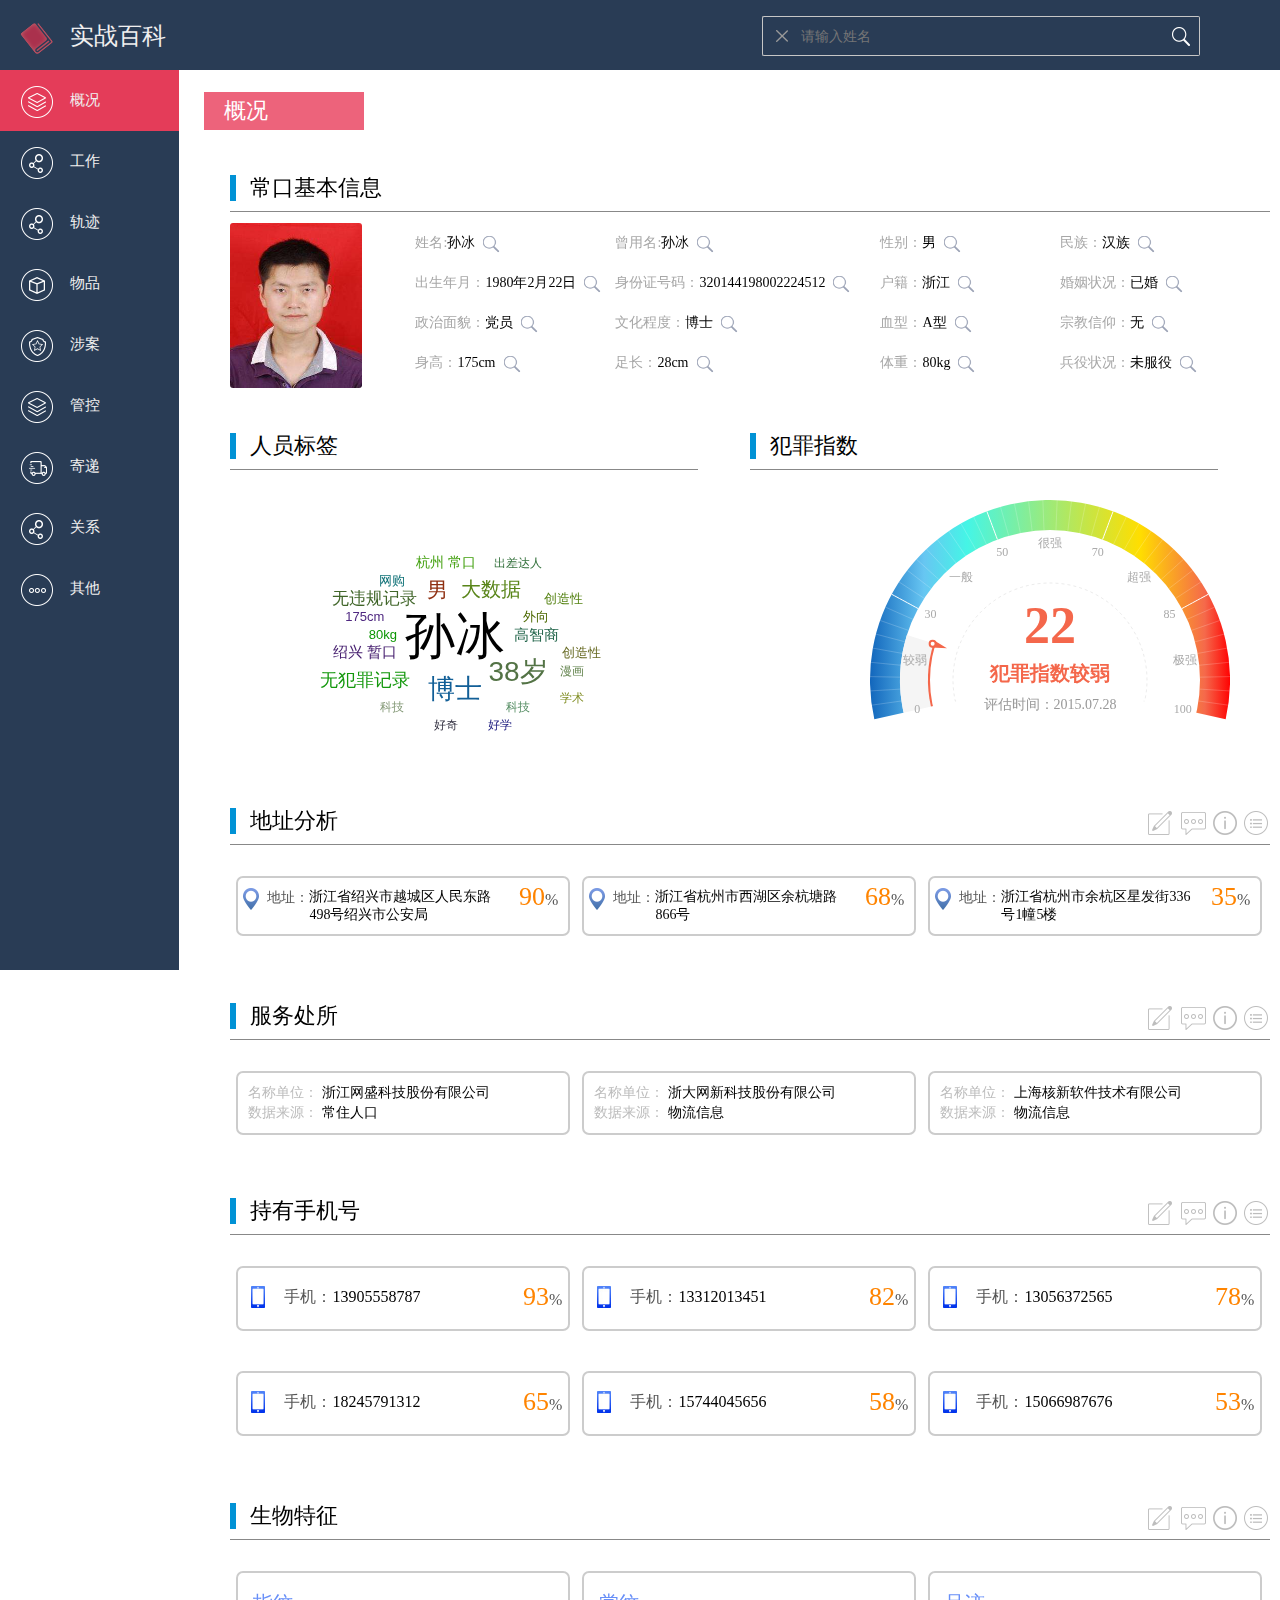
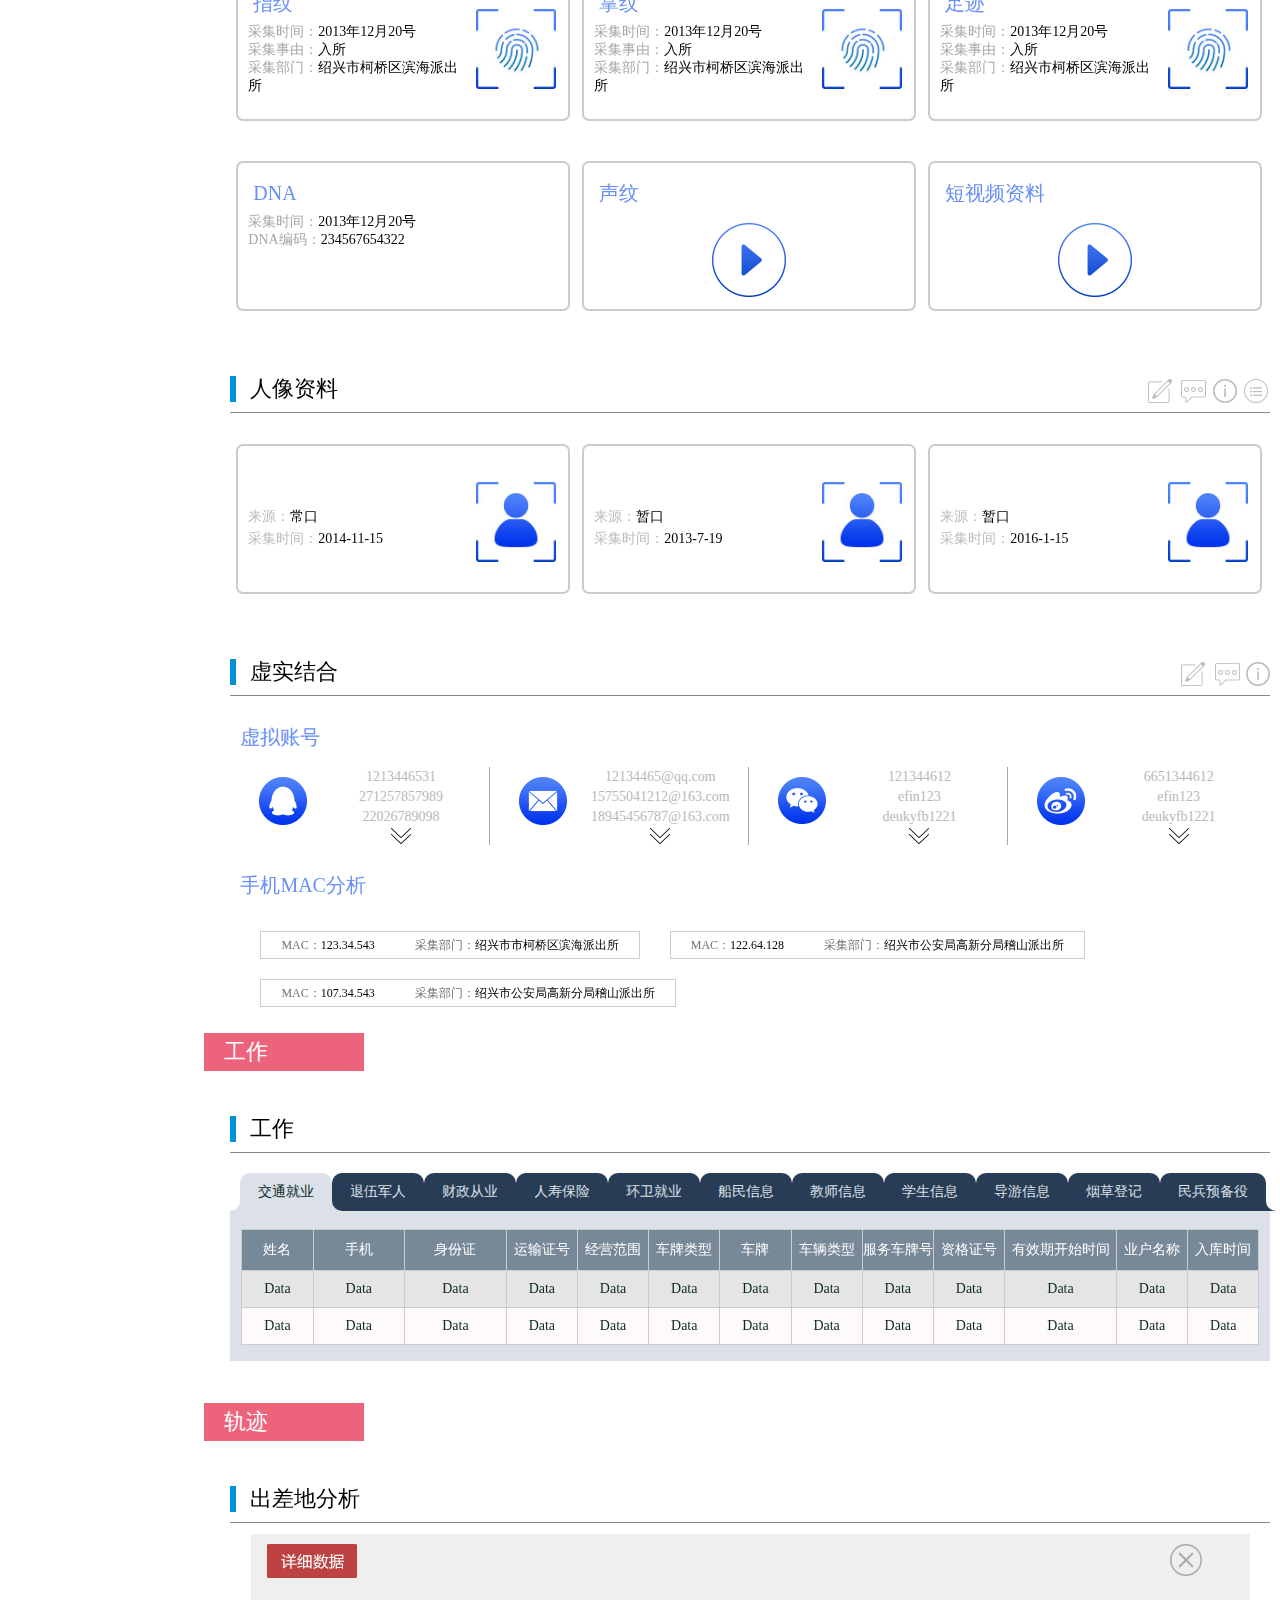
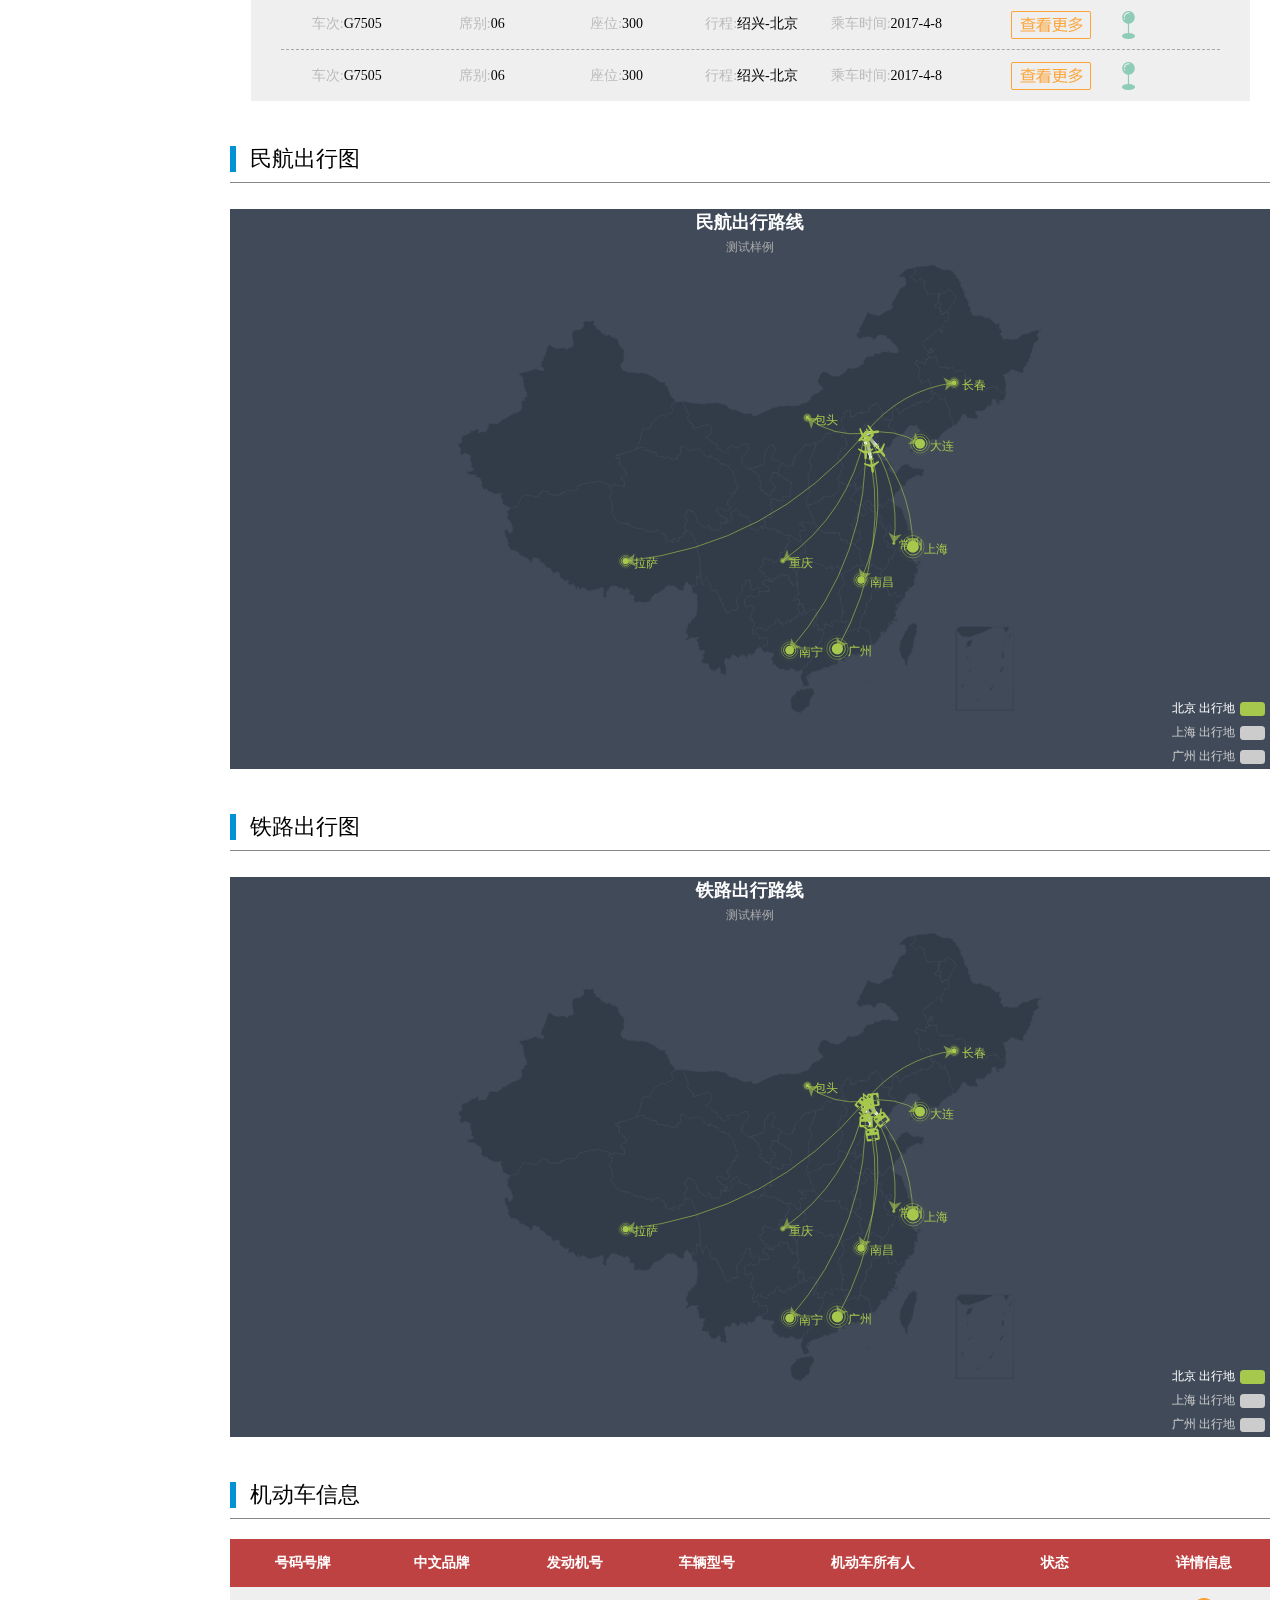
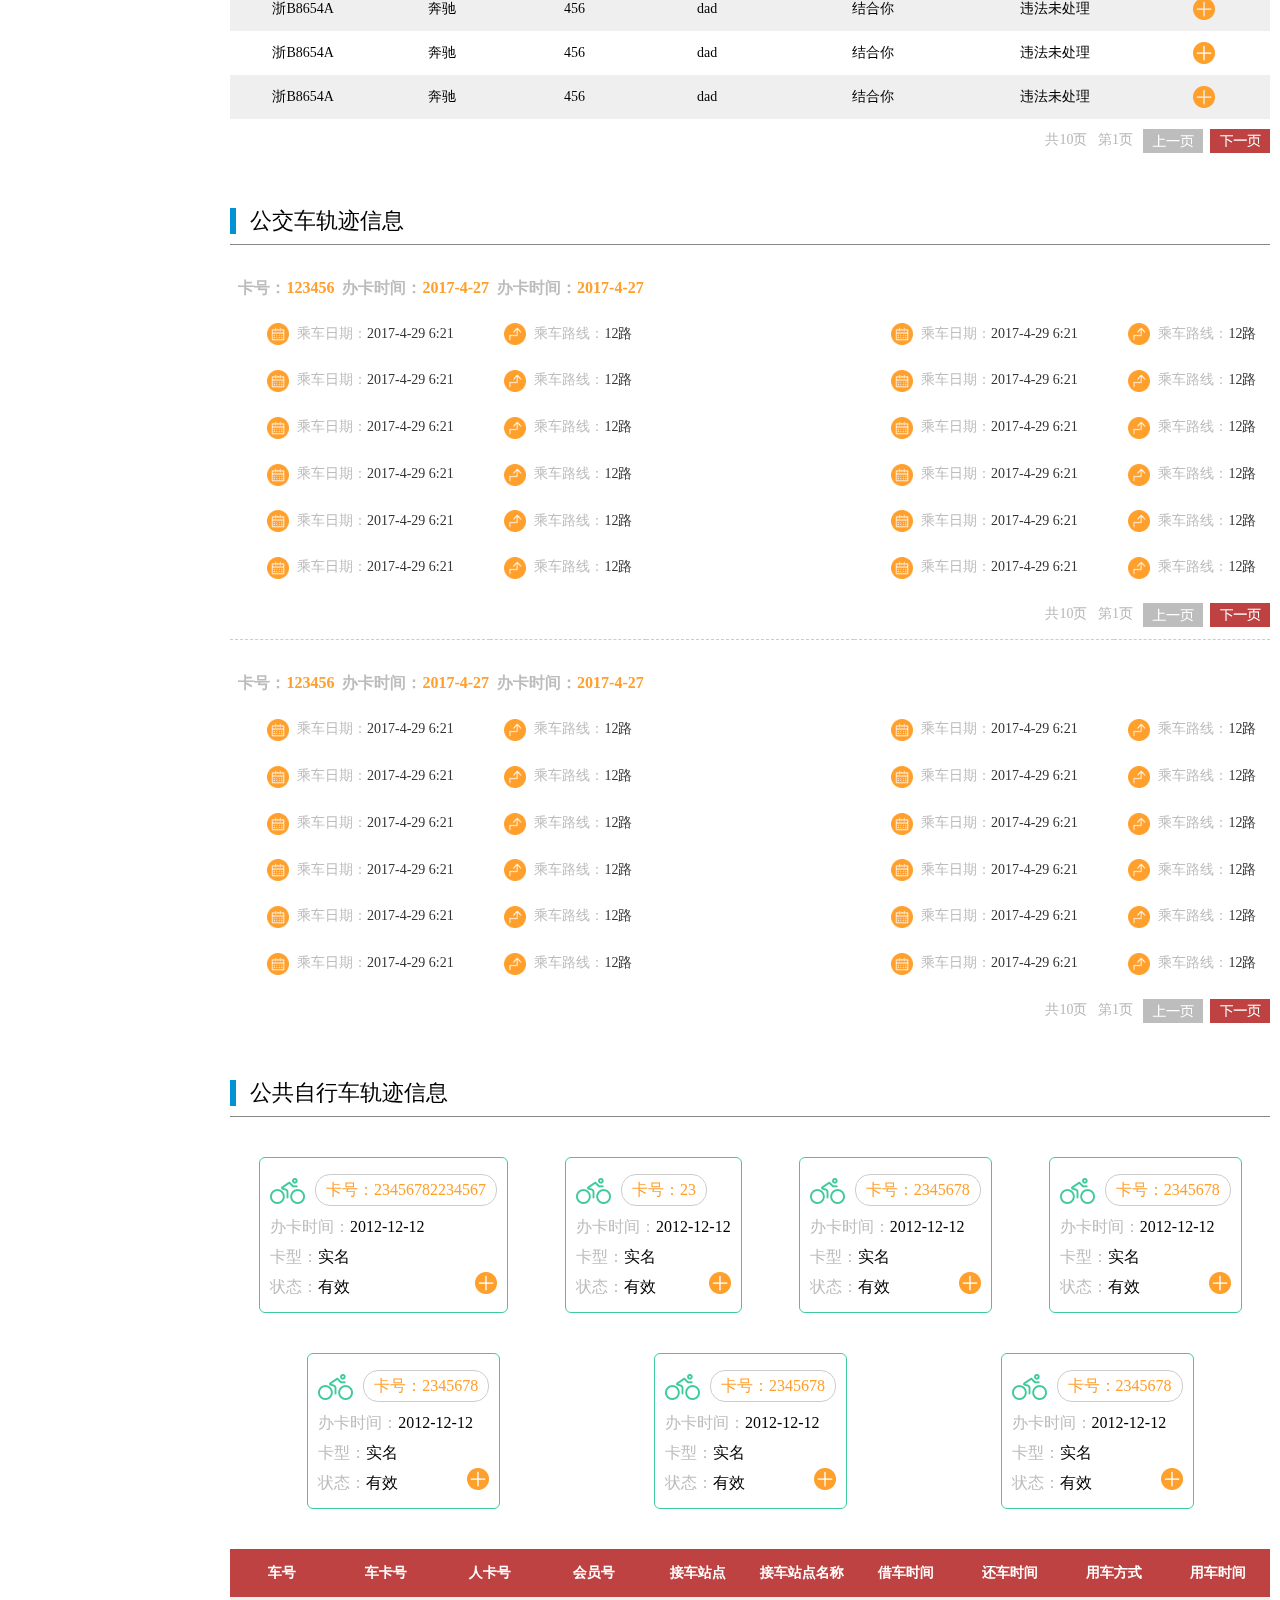
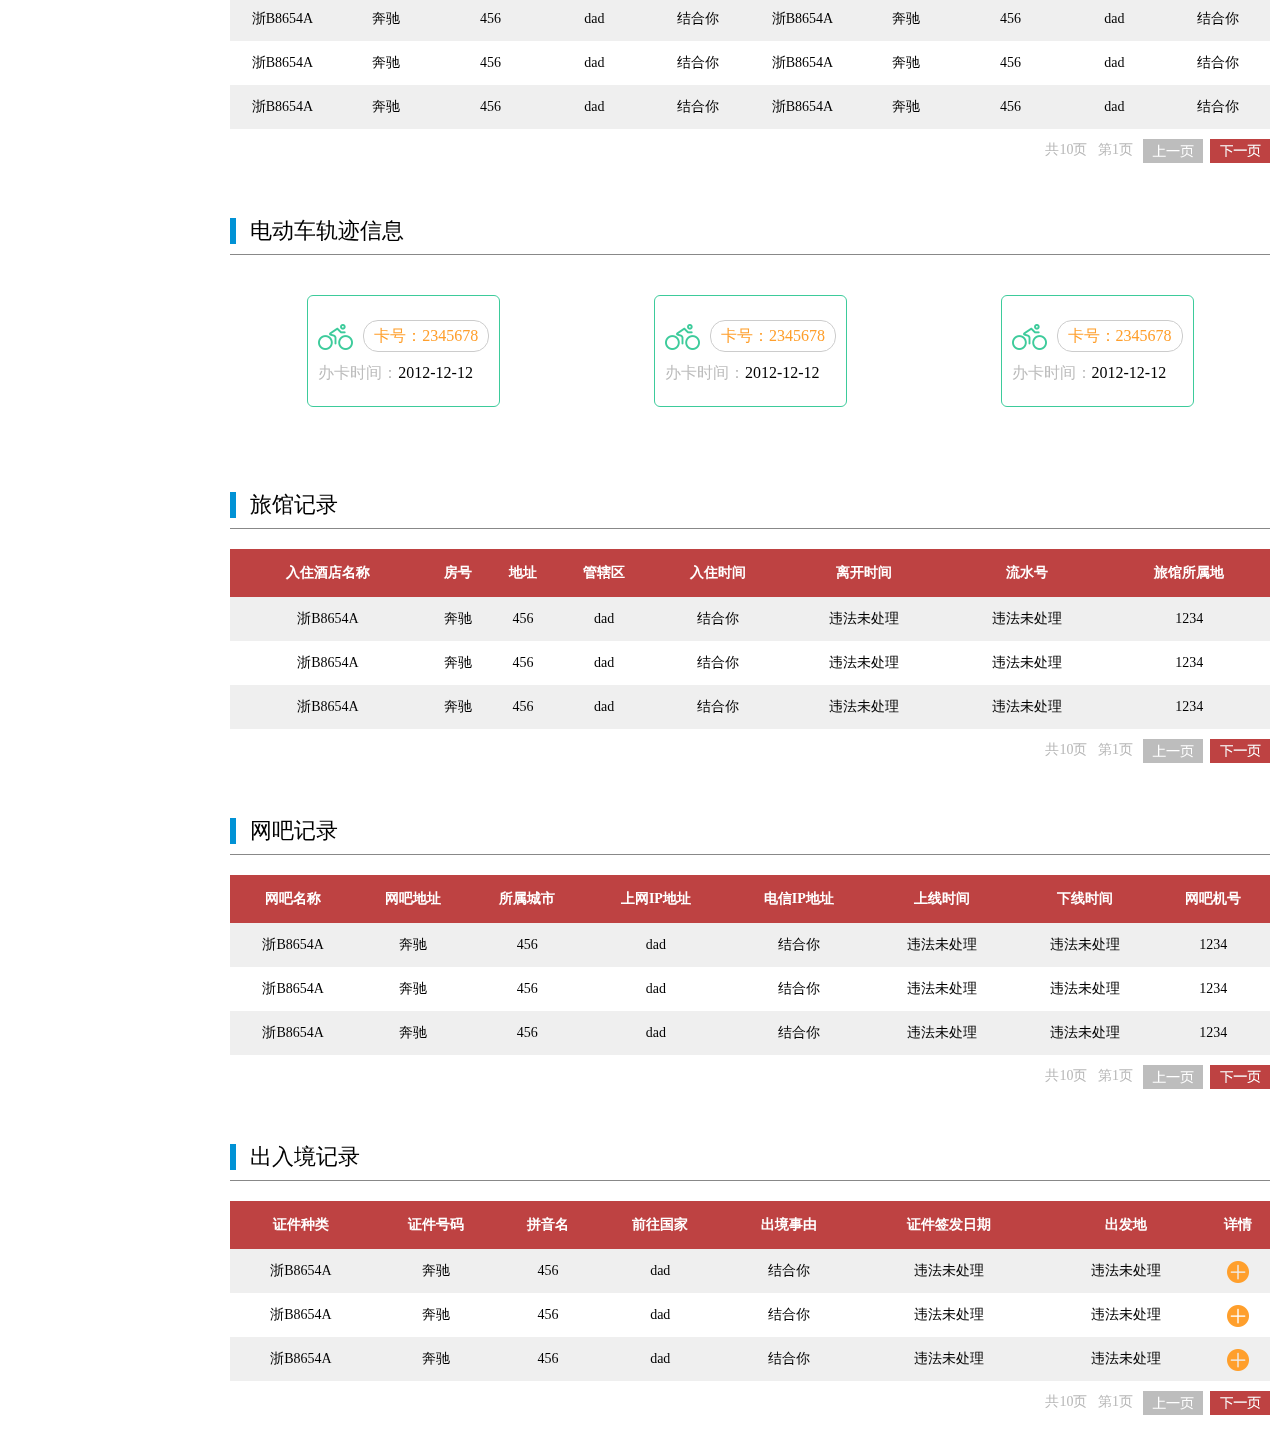
<file: html/shizhanbaike.html>
<!DOCTYPE html>
<html>

	<head>
		<meta charset="utf-8" />
		<meta name="viewport" content="width=device-width, initial-scale=1">
		<meta http-equiv="X-UA-Compatible" content="IE=edge,chrome=1">
		<meta name="renderer" content="webkit">
		<title>实战百科首页</title>
		<link rel="bookmark" href="../favicon.ico" />
		<link rel="shortcut icon" href="../favicon.ico" />
		<link rel="stylesheet" type="text/css" href="../css/base.css" />
		<!--<link rel="stylesheet" type="text/css" href="../css/jquery.circliful.css"/>-->
		<link rel="stylesheet" type="text/css" href="../css/jqcloud.css" />

		<!--模态框插件 0426-->
		<link rel="stylesheet" type="text/css" href="../css/zeroModal.css" />
		<link rel="stylesheet" type="text/css" href="laydate/need/laydate.css" />
		<!--tab-->
		<link rel="stylesheet" type="text/css" href="../css/tab.css" />
		<link rel="stylesheet" type="text/css" href="../css/shizhan.css" />
		<!--track 轨迹 开始-->
		<!--表格css-->
		<link rel="stylesheet" type="text/css" href="../css/jquery.dataTables.min.css" />
		<link rel="stylesheet" type="text/css" href="../css/detail.css" />
		<link rel="stylesheet" type="text/css" href="../css/track.css" />

		<!--[if lte IE 8]>
		<script src="excanvas.js"></script>
		<![endif]-->
		<!--<script src="../lib/jquery-1.11.3.js" type="text/javascript" charset="utf-8"></script>-->
		<script src="../lib/jquery-1.8.3.min.js" type="text/javascript" charset="utf-8"></script>
		<script type="text/javascript">
			function auto() {
				var wid = $(window).width();
				var w2 = $(".wrap2");
				console.log(wid)
				if(wid > 1240) {
					w2.css({
						"float": "left",
						//						"width":"1240px"
					})
				}
			}
			auto();
		</script>
		<!--<script src="../lib/echarts.js" type="text/javascript" charset="utf-8"></script>-->
		<script src="../lib/echart-simple.js" type="text/javascript" charset="utf-8"></script>
		<script src="../lib/echarts-wordcloud.js" type="text/javascript" charset="utf-8"></script>

		<script src="laydate/laydate.js" type="text/javascript" charset="utf-8"></script>

		<script src="../lib/chart.meter.js" type="text/javascript" charset="utf-8"></script>
	</head>

	<body>
		<div class="header">
			<!--<div class="wrap">-->
			<h1><a href="../index.html"><img src="../img/logo.png"/>实战百科</a></h1>
			<p>
				<span id="reset"></span>
				<input type="text" id="searchTxt" placeholder="请输入姓名" />
				<span id="search"></span>
			</p>
			<!--</div>-->
		</div>
		<!--<nav>
		</nav>-->
		<!--右边侧栏-->
		<div class="wrap1">
			<ul>
				<li class="to" style="background-color:#e43c59 ;">
					<a href="#gk"><img src="../img/gaikuang.png" />概况</a>
				</li>
				<li class="to" style="">
					<a href="#gz"><img src="../img/guanxi.png" />工作</a>
				</li>
				<li class="to" style="">
					<a href="#gj"><img src="../img/guiji.png" />轨迹</a>
				</li>
				<li class="to" style="">
					<a href=""><img src="../img/wupin.png" />物品</a>
				</li>
				<li class="to" style="">
					<a href=""><img src="../img/shean.png" />涉案</a>
				</li>
				<li class="to" style="">
					<a href=""><img src="../img/gaikuang.png" />管控</a>
				</li>
				<li class="to" style="">
					<a href=""><img src="../img/jidi.png" />寄递</a>
				</li>
				<li style="">
					<a href=""><img src="../img/guanxi.png" />关系</a>
				</li>
				<li style="">
					<a href=""><img src="../img/qita.png" />其他</a>
				</li>
			</ul>
		</div>

		<!--中间内容-->
		<div class="wrapAll" style="padding-top: 70px;">
			<!--左侧栏-->

			<!--一个模块 概况-->
			<div class="wrap2 part" id="gk">

				<p class="page">概况</p>
				<div class="moudle baseinfo">
					<h2>常口基本信息</h2>
					<dl>
						<dt><img src="../img/test/timg.jpg"/></dt>
						<dd>
							<ul>
								<li><label>姓名:</label><span>孙冰</span><span><img class="infode" src="../img/search-2.png"/></span></li>
								<li><label>出生年月：</label><span>1980年2月22日</span><span><img class="infode" src="../img/search-2.png"/></span></li>
								<li><label>政治面貌：</label><span>党员</span><span><img class="infode" src="../img/search-2.png"/></span></li>
								<li><label>身高：</label><span>175cm</span><span><img class="infode" src="../img/search-2.png"/></span></li>
							</ul>
							<ul style="min-width: 265px;">
								<li><label>曾用名:</label><span>孙冰</span><span><img class="infode" src="../img/search-2.png"/></span></li>
								<li><label>身份证号码：</label><span>320144198002224512</span><span><img class="infode" src="../img/search-2.png"/></span></li>
								<li><label>文化程度：</label><span>博士</span><span><img class="infode" src="../img/search-2.png"/></span></li>
								<li><label>足长：</label><span>28cm</span><span><img class="infode" src="../img/search-2.png"/></span></li>
							</ul>
							<ul style="min-width: 180px !important;">
								<li><label>性别：</label><span>男</span><span><img class="infode" src="../img/search-2.png"/></span></li>
								<li><label>户籍：</label><span>浙江</span><span><img class="infode" src="../img/search-2.png"/></span></li>
								<li><label>血型：</label><span>A型</span><span><img class="infode" src="../img/search-2.png"/></span></li>
								<li><label>体重：</label><span>80kg</span><span><img class="infode" src="../img/search-2.png"/></span></li>
							</ul>
							<ul>
								<li><label>民族：</label><span>汉族</span><span><img class="infode" src="../img/search-2.png"/></span></li>
								<li><label>婚姻状况：</label><span>已婚</span><span><img class="infode" src="../img/search-2.png"/></span></li>
								<li><label>宗教信仰：</label><span>无</span><span><img class="infode" src="../img/search-2.png"/></span></li>
								<li><label>兵役状况：</label><span>未服役</span><span><img class="infode" src="../img/search-2.png"/></span></li>
							</ul>
						</dd>
					</dl>
					<!--<div class="test">
					<table border="" bordercolor="#ccc" cellspacing="" cellpadding="">
						<thead></thead><tr><th>姓名</th><th>姓名</th><th>姓名</th></tr>
						<tr><td>Data</td><td>Data</td><td>Data</td></tr>
						<tr><td>Data</td><td>Data</td><td>Data</td></tr>
					</table>
				</div>-->

				</div>
				<!--<div class="wrap2">-->
				<div class="moudle personTag">
					<!--border: 1px solid #ccc;-->
					<h2>人员标签</h2>
					<!--<div id="my_favorite_latin_words" style="width: 310px; margin: 0px auto; height: 320px;  "></div>-->
					<!--<div id="tagscloud">
						<a  class="tagc1">男</a>
						<a  class="tagc2">无吸毒史</a>
						<a  class="tagc3">未婚</a>
					    <a  class="tagc2" >无犯罪史</a>
						<a  class="tagc1" >无酒驾记录</a>
						<a  class="tagc2">无吸毒史</a>
						<a  class="tagc3">无犯罪史</a>
						<a class="tagc2">未婚</a>
						<a  class="tagc2">代码笔记</a>
						<a  class="tagc3">代码表</a>
						<a  class="tagc2">效代码表</a>
						<a  class="tagc1">代码</a>
						<a  class="tagc2">网页小图标</a>
						<a  class="tagc3">特效代码</a>
					</div>-->
					<div id="cloud" style="margin: 0 auto;"></div>
				</div>
				<div class="moudle indexCrime">
					<h2>犯罪指数</h2>
					<div id="box" style="margin-top: 30px;">
						<canvas id="meter" style="margin-left: 120px;" width="360" height="300"></canvas>
						<!--<canvas id="radar" width="538" height="370"></canvas>-->
					</div>
					<!--<canvas id="myCan" width="460" height="360"></canvas>-->
					<!--<div id="test" style="margin-top: 50px;">
						90 
					</div>-->

				</div>
				<div class="clearfix">

				</div>
				<!--</div>-->
				<!--地址分析-->
				<div>
					<div class="moudle addressAnalyzed" style="height: 160px;overflow: hidden;">
						<!---->
						<h2>
					<span>地址分析</span>	
					<span class="listbg">
						<img class="edit" title="地址提交" src="../img/edit.png"/>
						<img class="message" title="评论" src="../img/message.png"/>
						<a target="_blank" href="../html/addressDetail.html"><img class="deta" title="详情" src="../img/detailOpen.png"/></a>
						<img class="deploy" title="展开" src="../img/deploy.png"/>
					</span>
				</h2>
						<div class="item">
							<dl>
								<dt>
								<label class="start" for=""><img src="../img/address.png"/>地址：</label>
							</dt>
								<dd class="info">
									<span class="address">浙江省绍兴市越城区人民东路498号绍兴市公安局</span>
								</dd>
								<dd class="per">
									<span class="percent">90<label for="">%</label></span>
								</dd>

							</dl>
							<dl class="clearfix"></dl>
						</div>
						<div class="item">
							<dl>
								<dt>
								<label class="start" for=""><img src="../img/address.png"/>地址：</label>
							</dt>
								<dd class="info">
									<span class="address">浙江省杭州市西湖区余杭塘路866号</span>
								</dd>
								<dd class="per">
									<span class="percent">68<label for="">%</label></span>
								</dd>

							</dl>
							<dl class="clearfix"></dl>
						</div>
						<div class="item">
							<dl>
								<dt>
								<label class="start" for=""><img src="../img/address.png"/>地址：</label>
							</dt>
								<dd class="info">
									<span class="address">浙江省杭州市余杭区星发街336号1幢5楼</span>
								</dd>
								<dd class="per">
									<span class="percent">35<label for="">%</label></span>
								</dd>

							</dl>
							<dl class="clearfix"></dl>
						</div>
						<div class="item">
							<dl>
								<dt>
								<label class="start" for=""><img src="../img/address.png"/>地址：</label>
							</dt>
								<dd class="info">
									<span class="address">浙江省杭州市民生路66号</span>
								</dd>
								<dd class="per">
									<span class="percent">26<label for="">%</label></span>
								</dd>

							</dl>
							<dl class="clearfix"></dl>
						</div>
						<div class="item">
							<dl>
								<dt>
								<label class="start" for=""><img src="../img/address.png"/>地址：</label>
							</dt>
								<dd class="info">
									<span class="address">浙江省杭州市余杭区五常工业区后山路18号4号楼2楼 </span>
								</dd>
								<dd class="per">
									<span class="percent">43<label for="">%</label></span>
								</dd>

							</dl>
							<dl class="clearfix"></dl>
						</div>
						<div class="item">
							<dl>
								<dt>
								<label class="start" for=""><img src="../img/address.png"/>地址：</label>
							</dt>
								<dd class="info">
									<span class="address">杭州市江干区五星路198号瑞晶国际商务中心603室</span>
								</dd>
								<dd class="per">
									<span class="percent">58<label for="">%</label></span>
								</dd>

							</dl>
							<dl class="clearfix"></dl>
						</div>
						<div class="item">
							<dl>
								<dt>
								<label class="start" for=""><img src="../img/address.png"/>地址：</label>
							</dt>
								<dd class="info">
									<span class="address">浙江省宁波市鄞州区天童南路666号中基大厦904室</span>
								</dd>
								<dd class="per">
									<span class="percent">66<label for="">%</label></span>
								</dd>

							</dl>
							<dl class="clearfix"></dl>
						</div>
						<div class="clearfix">

						</div>

					</div>
					<!--测试  评论模块-->
					<div class="test test2" id="addrComm" style="background: papayawhip;">
						<!--<p><label>*地址：</label><input type="text" class="add" id="messageTxt" /></p>
					<p><label>*来源：</label><input type="text" class="add" id="messageTxt" /></p>
					<p><label>*置信度：</label><input type="text" class="add" id="messageTxt" /></p>
					<p><label>*采集时间：</label><input type="text" class="add" id="messageTxt" /></p>
					<p><label>采集事由：</label><input type="text" class="add" id="messageTxt" /></p>
					<p class="pBtn"><button id="messageBtn" class="subbtn">提交</button></p>-->
						<div class="comment">
							<span class="absoRig"><input type="button" class="subCom" id="subCom" value="评论" /></span>
							<p class="content"><input type="text" class="myComm" id="myComm" value="" /></p>
							<!--<p><span class="time">2017-4-21 20:34</span><label>作者：</label><span class="publisher">市局 王一尔</span></p>-->
						</div>
						<div class="comment">
							<span class="absoRig"><img class="zan" src="../img/zan-grey.png"/><span class="zanNum">99</span></span>
							<p class="content">地址可行，查获案件中发现地址可行，查获案件中发现地址可行，查获案件中发现地址可行，查获案件中发现地址可行，查获案件中发现地址可行，查获案件中发现地址可行，查获案件中发现地址可行，查获案件中发现地址可行，查获案件中发现</p>
							<p><span class="time">2017-4-21 20:34</span><label>作者：</label><span class="publisher">市局 王一尔</span></p>
						</div>
						<div class="comment">
							<span class="absoRig"><img class="zan" src="../img/zan-grey.png"/><span class="zanNum">99</span></span>
							<p class="content">地址可行，查获案件中发现</p>
							<p><span class="time">2017-4-21 20:34</span><label>作者：</label><span class="publisher">市局 王一尔</span></p>
						</div>
					</div>
					<!--测试-->
				</div>
				<!--服务处所-->
				<div>
					<div class="moudle service" style="height: 160px;overflow: hidden;">
						<h2>
					<span>服务处所</span>
					<span class="listbg">
						<img class="edit" title="地址提交" src="../img/edit.png"/>
						<img class="message" title="评论" src="../img/message.png"/>
						<a target="_blank" href="../html/serviceDetail.html"><img class="deta" title="详情" src="../img/detailOpen.png"/></a>
						<img class="deploy" title="展开" src="../img/deploy.png"/>
					</span>
				</h2>
						<div class="item">
							<p>
								<label for="">名称单位：</label>
								<span>浙江网盛科技股份有限公司</span>
							</p>
							<p>
								<label for="">数据来源：</label>
								<span>常住人口</span>
							</p>
						</div>
						<div class="item">
							<p>
								<label for="">名称单位：</label>
								<span>浙大网新科技股份有限公司</span>
							</p>
							<p>
								<label for="">数据来源：</label>
								<span>物流信息</span>
							</p>
						</div>
						<div class="item">
							<p>
								<label for="">名称单位：</label>
								<span>上海核新软件技术有限公司</span>
							</p>
							<p>
								<label for="">数据来源：</label>
								<span>物流信息</span>
							</p>
						</div>
						<div class="item">
							<p>
								<label for="">名称单位：</label>
								<span>杭州盈冉数码科技有限公司</span>
							</p>
							<p>
								<label for="">数据来源：</label>
								<span>物流信息</span>
							</p>
						</div>
						<div class="clearfix">

						</div>
					</div>
					<!--服务处所 评论-->
					<div class="test test2" id="servComm" style="background: papayawhip;">
						<div class="comment">
							<span class="absoRig"><input type="button" class="subCom" id="subComSer" value="评论" /></span>
							<p class="content"><input type="text" class="myComm" id="myComm" value="" /></p>
							<!--<p><span class="time">2017-4-21 20:34</span><label>作者：</label><span class="publisher">市局 王一尔</span></p>-->
						</div>
						<div class="comment">
							<span class="absoRig"><img class="zan" src="../img/zan-grey.png"/><span class="zanNum">99</span></span>
							<p class="content">地址可行，查获案件中发现地址可行，查获案件中发现地址可行，查获案件中发现地址可行，查获案件中发现地址可行，查获案件中发现地址可行，查获案件中发现地址可行，查获案件中发现地址可行，查获案件中发现地址可行，查获案件中发现</p>
							<p><span class="time">2017-4-21 20:34</span><label>作者：</label><span class="publisher">市局 王一尔</span></p>
						</div>
						<div class="comment">
							<span class="absoRig"><img class="zan" src="../img/zan-grey.png"/><span class="zanNum">99</span></span>
							<p class="content">地址可行，查获案件中发现</p>
							<p><span class="time">2017-4-21 20:34</span><label>作者：</label><span class="publisher">市局 王一尔</span></p>
						</div>
					</div>
				</div>
				<div>
					<div class="moudle phoneNum" style="height: 270px;overflow: hidden;">
						<h2>
					<span>持有手机号	</span>
					<span class="listbg">
						<img class="edit" title="地址提交" src="../img/edit.png"/>
						<img class="message" title="评论" src="../img/message.png"/>
						<a target="_blank" href="../html/phoneDetail.html"><img class="deta" title="详情" src="../img/detailOpen.png"/></a>
						<img class="deploy" title="展开" src="../img/deploy.png"/>
					</span>
				</h2>
						<div class="item">
							<p>
								<label for="">手机：</label><span class="phone">13905558787</span>
								<span class="percent">93<label for="">%</label></span>
							</p>
						</div>
						<div class="item">
							<p>
								<label for="">手机：</label><span class="phone">13312013451</span>
								<span class="percent">82<label for="">%</label></span>
							</p>
						</div>
						<div class="item">
							<p>
								<label for="">手机：</label><span class="phone">13056372565</span>
								<span class="percent">78<label for="">%</label></span>
							</p>
						</div>
						<div class="item">
							<p>
								<label for="">手机：</label><span class="phone">18245791312</span>
								<span class="percent">65<label for="">%</label></span>
							</p>
						</div>
						<div class="item">
							<p>
								<label for="">手机：</label><span class="phone">15744045656</span>
								<span class="percent">58<label for="">%</label></span>
							</p>
						</div>
						<div class="item">
							<p>
								<label for="">手机：</label><span class="phone">15066987676</span>
								<span class="percent">53<label for="">%</label></span>
							</p>
						</div>
						<div class="item">
							<p>
								<label for="">手机：</label><span class="phone">18945671010</span>
								<span class="percent">50<label for="">%</label></span>
							</p>
						</div>
						<div class="clearfix">

						</div>

					</div>
					<!--手机号 评论-->
					<div class="test test2" id="phoneComm" style="background: papayawhip;">
						<div class="comment">
							<span class="absoRig"><input type="button" class="subCom" id="subComSer" value="评论" /></span>
							<p class="content"><input type="text" class="myComm" id="myComm" value="" /></p>
							<!--<p><span class="time">2017-4-21 20:34</span><label>作者：</label><span class="publisher">市局 王一尔</span></p>-->
						</div>
						<div class="comment">
							<span class="absoRig"><img class="zan" src="../img/zan-grey.png"/><span class="zanNum">99</span></span>
							<p class="content">地址可行，查获案件中发现地址可行，查获案件中发现地址可行，查获案件中发现地址可行，查获案件中发现地址可行，查获案件中发现地址可行，查获案件中发现地址可行，查获案件中发现地址可行，查获案件中发现地址可行，查获案件中发现</p>
							<p><span class="time">2017-4-21 20:34</span><label>作者：</label><span class="publisher">市局 王一尔</span></p>
						</div>
						<div class="comment">
							<span class="absoRig"><img class="zan" src="../img/zan-grey.png"/><span class="zanNum">99</span></span>
							<p class="content">地址可行，查获案件中发现</p>
							<p><span class="time">2017-4-21 20:34</span><label>作者：</label><span class="publisher">市局 王一尔</span></p>
						</div>
					</div>
				</div>
				<!--生物特征-->
				<div>
					<div class="moudle biosignature">
						<h2>
					<span>生物特征</span>
					<span class="listbg">
						<img class="edit" title="地址提交" src="../img/edit.png"/>
						<img class="message" title="评论" src="../img/message.png"/>
						<a target="_blank" href="../html/bioDetail.html"><img class="deta" title="详情" src="../img/detailOpen.png"/></a>
						<img class="deploy" title="展开" src="../img/deploy.png"/>
					</span>
				</h2>
						<div class="item">
							<dl>
								<dt>指纹</dt>
								<dd><label for="">采集时间：</label><span>2013年12月20号</span></dd>
								<dd><label for="">采集事由：</label><span>入所</span></dd>
								<dd><label for="">采集部门：</label><span>绍兴市柯桥区滨海派出所</span></dd>
							</dl>
							<span class="wen"><img class="wen" src="../img/wen-bg.jpg"/></span>
						</div>
						<div class="item">
							<dl>
								<dt>掌纹</dt>
								<dd><label for="">采集时间：</label><span>2013年12月20号</span></dd>
								<dd><label for="">采集事由：</label><span>入所</span></dd>
								<dd><label for="">采集部门：</label><span>绍兴市柯桥区滨海派出所</span></dd>
							</dl>
							<span class="wen"><img class="wen" src="../img/wen-bg.jpg"/></span>
						</div>
						<div class="item">
							<dl>
								<dt>足迹</dt>
								<dd><label for="">采集时间：</label><span>2013年12月20号</span></dd>
								<dd><label for="">采集事由：</label><span>入所</span></dd>
								<dd><label for="">采集部门：</label><span>绍兴市柯桥区滨海派出所</span></dd>
							</dl>
							<span class="wen"><img class="wen" src="../img/wen-bg.jpg"/></span>
						</div>
						<div class="item">
							<dl>
								<dt>DNA</dt>
								<dd><label for="">采集时间：</label><span></span>2013年12月20号</dd>
								<dd><label for="">DNA编码：</label><span>234567654322</span></dd>
							</dl>
						</div>
						<div class="item">
							<dl style="width: 100%;margin: 0 ;">
								<dt style="display: block;width: 100%;text-indent: 3%;">声纹</dt>

							</dl>
							<p class="video"><img src="../img/video.png" /></p>
						</div>
						<div class="item">
							<dl style="width: 100%;margin: 0 ;">
								<dt style="display: block;width: 100%;text-indent: 3%;">短视频资料</dt>
							</dl>
							<p class="video"><img src="../img/video.png" /></p>
						</div>
						<div class="clearfix">

						</div>
					</div>
					<!--评论-->
					<!--生物特征 评论-->
					<div class="test test2" id="bioComm" style="background: papayawhip;">
						<!--测试-->
						<!--<p><label>*地址：</label><input type="text" class="add" id="messageTxt" /></p>
					<p>
						<label>文件类型：</label>
						<select name="" id="bioType" class="add" >
							<option value="">指纹</option>
							<option value="">掌纹</option>
							<option value="">足迹</option>
							<option value="">DNA</option>
							<option value="">声纹</option>
							<option value="">短视频资料</option>
						</select>
					</p>
					
					<p><label>采集时间：</label><input type="text" class="add" id="messageTxt" /></p>
					<p><label>*置信度：</label><input type="text" class="add" id="messageTxt" /></p>
					<p><label>*置信度：</label><input type="text" class="add" id="messageTxt" /></p>
					<p><label>采集事由：</label><input type="text" class="add" id="messageTxt" /></p>
					<p><label>文件内容：</label><input type="file" class="add" id="messageTxt" /></p>
					<p class="pBtn"><button id="messageBtn" class="subbtn">提交</button></p>-->
						<!--测试-->
						<div class="comment">
							<span class="absoRig"><input type="button" class="subCom" id="subComSer" value="评论" /></span>
							<p class="content"><input type="text" class="myComm" id="myComm" value="" /></p>
							<!--<p><span class="time">2017-4-21 20:34</span><label>作者：</label><span class="publisher">市局 王一尔</span></p>-->
						</div>
						<div class="comment">
							<span class="absoRig"><img class="zan" src="../img/zan-grey.png"/><span class="zanNum">99</span></span>
							<p class="content">地址可行，查获案件中发现地址可行，查获案件中发现地址可行，查获案件中发现地址可行，查获案件中发现地址可行，查获案件中发现地址可行，查获案件中发现地址可行，查获案件中发现地址可行，查获案件中发现地址可行，查获案件中发现</p>
							<p><span class="time">2017-4-21 20:34</span><label>作者：</label><span class="publisher">市局 王一尔</span></p>
						</div>
						<div class="comment">
							<span class="absoRig"><img class="zan" src="../img/zan-grey.png"/><span class="zanNum">99</span></span>
							<p class="content">地址可行，查获案件中发现</p>
							<p><span class="time">2017-4-21 20:34</span><label>作者：</label><span class="publisher">市局 王一尔</span></p>
						</div>
					</div>
				</div>
				<!--人像资料-->
				<div>
					<div class="moudle personPic">
						<h2>
					<span>人像资料</span>
					<span class="listbg">
						<img class="edit" title="地址提交" src="../img/edit.png"/>
						<img class="message" title="评论" src="../img/message.png"/>
						<a target="_blank" href="../html/picDetail.html"><img class="deta" title="详情" src="../img/detailOpen.png"/></a>
						<img class="deploy" title="展开" src="../img/deploy.png"/>
					</span>
				</h2>
						<div class="item picInfo">
							<dl>
								<dd><label for="">来源：</label><span></span>常口</dd>
								<dd><label for="">采集时间：</label><span>2014-11-15</span></dd>
							</dl>
							<span class="wen"><img class="wen" src="../img/person.jpg"/></span>
						</div>
						<div class="item picInfo">
							<dl>
								<dd><label for="">来源：</label><span></span>暂口</dd>
								<dd><label for="">采集时间：</label><span>2013-7-19</span></dd>
							</dl>
							<span class="wen"><img class="wen" src="../img/person.jpg"/></span>
						</div>
						<div class="item picInfo">
							<dl>
								<dd><label for="">来源：</label><span></span>暂口</dd>
								<dd><label for="">采集时间：</label><span>2016-1-15</span></dd>
							</dl>
							<span class="wen"><img class="wen" src="../img/person.jpg"/></span>
						</div>
						<div class="clearfix">

						</div>
					</div>
					<!--人像资料 评论-->
					<div class="test test2" id="picComm" style="background: papayawhip;">
						<div class="comment">
							<span class="absoRig"><input type="button" class="subCom" id="subComSer" value="评论" /></span>
							<p class="content"><input type="text" class="myComm" id="myComm" value="" /></p>
							<!--<p><span class="time">2017-4-21 20:34</span><label>作者：</label><span class="publisher">市局 王一尔</span></p>-->
						</div>
						<div class="comment">
							<span class="absoRig"><img class="zan" src="../img/zan-grey.png"/><span class="zanNum">99</span></span>
							<p class="content">地址可行，查获案件中发现地址可行，查获案件中发现地址可行，查获案件中发现地址可行，查获案件中发现地址可行，查获案件中发现地址可行，查获案件中发现地址可行，查获案件中发现地址可行，查获案件中发现地址可行，查获案件中发现</p>
							<p><span class="time">2017-4-21 20:34</span><label>作者：</label><span class="publisher">市局 王一尔</span></p>
						</div>
						<div class="comment">
							<span class="absoRig"><img class="zan" src="../img/zan-grey.png"/><span class="zanNum">99</span></span>
							<p class="content">地址可行，查获案件中发现</p>
							<p><span class="time">2017-4-21 20:34</span><label>作者：</label><span class="publisher">市局 王一尔</span></p>
						</div>
					</div>
				</div>
				<!--虚实结合-->
				<div>
					<div class="moudle combine">
						<h2>
					<span>虚实结合</span>
					<span class="listbg">
						<img class="edit" title="地址提交" src="../img/edit.png"/>
						<img class="message" title="评论" src="../img/message.png"/>
						<a target="_blank" href="../html/combineDetail.html"><img class="deta" title="详情" src="../img/detailOpen.png"/></a>
					</span>
				</h2>
						<dl>
							<dt>虚拟账号</dt>
							<dd class="dd">
								<dl>
									<dt><img src="../img/qq.png"/></dt>
									<dd>
										<ul style="height: 60px;overflow: hidden;">
											<li>1213446531</li>
											<li>271257857989</li>
											<li>22026789098</li>
										</ul>
										<p class="down"><img src="../img/dropDown.png" /></p>
									</dd>

								</dl>
								<dl>
									<dt><img src="../img/mail.png"/></dt>
									<dd>
										<ul style="height: 60px;overflow: hidden;">
											<li>12134465@qq.com</li>
											<li>15755041212@163.com</li>
											<li>18945456787@163.com</li>
											<li>13912311221@139.com</li>
											<li>efin123@163.com</li>
											<li>deukyfb1221@163.com</li>
										</ul>
										<p class="down"><img src="../img/dropDown.png" /></p>
									</dd>

								</dl>
								<dl>
									<dt><img src="../img/weixin.png"/></dt>
									<dd>
										<ul style="height: 60px;overflow: hidden;">
											<li>121344612</li>
											<li>efin123</li>
											<li>deukyfb1221</li>
										</ul>
										<p class="down"><img src="../img/dropDown.png" /></p>
									</dd>

								</dl>
								<dl class="border0">
									<dt><img src="../img/sina.png"/></dt>
									<dd>
										<ul class="" style="height: 60px;overflow: hidden;">
											<li>6651344612</li>
											<li>efin123</li>
											<li>deukyfb1221</li>
											<li>ssssb2121</li>
											<li>ssssb6666</li>
											<li>s123456b</li>
										</ul>
										<p class="down"><img src="../img/dropDown.png" /></p>
									</dd>

								</dl>

							</dd>
						</dl>

						<dl class="clearfix"></dl>
						<dl class="mac">
							<dt>手机MAC分析</dt>
							<dd><label for="">MAC：</label><span>123.34.543</span><label for="">采集部门：</label><span>绍兴市市柯桥区滨海派出所</span></dd>
							<dd><label for="">MAC：</label><span>122.64.128</span><label for="">采集部门：</label><span>绍兴市公安局高新分局稽山派出所</span></dd>
							<dd><label for="">MAC：</label><span>107.34.543</span><label for="">采集部门：</label><span>绍兴市公安局高新分局稽山派出所</span></dd>
							<div class="clearfix"></div>
						</dl>

					</div>

				</div>

				<!--虚实结合 评论-->
				<div class="test test2" id="virComm" style="background: papayawhip;">
					<div class="comment">
						<span class="absoRig"><input type="button" class="subCom" id="subComSer" value="评论" /></span>
						<p class="content"><input type="text" class="myComm" id="myComm" value="" /></p>
						<!--<p><span class="time">2017-4-21 20:34</span><label>作者：</label><span class="publisher">市局 王一尔</span></p>-->
					</div>
					<div class="comment">
						<span class="absoRig"><img class="zan" src="../img/zan-grey.png"/><span class="zanNum">99</span></span>
						<p class="content">地址可行，查获案件中发现地址可行，查获案件中发现地址可行，查获案件中发现地址可行，查获案件中发现地址可行，查获案件中发现地址可行，查获案件中发现地址可行，查获案件中发现地址可行，查获案件中发现地址可行，查获案件中发现</p>
						<p><span class="time">2017-4-21 20:34</span><label>作者：</label><span class="publisher">市局 王一尔</span></p>
					</div>
					<div class="comment">
						<span class="absoRig"><img class="zan" src="../img/zan-grey.png"/><span class="zanNum">99</span></span>
						<p class="content">地址可行，查获案件中发现</p>
						<p><span class="time">2017-4-21 20:34</span><label>作者：</label><span class="publisher">市局 王一尔</span></p>
					</div>
				</div>

				<div class="clearfix">

				</div>
			</div>
			<!--<div class="wrap2">-->
			<!--一个大模块 工作-->
			<div class="wrap2 part" id="gz">
				<p class="page">工作</p>
				<div class="moudle work">
					<h2>
					<span>工作</span>
					<!--<span class="listbg">
						<img class="edit" title="地址提交" src="../img/edit.png"/>
						<img class="message" title="评论" src="../img/message.png"/>
						<a target="_blank" href="../html/picDetail.html"><img class="deta" title="详情" src="../img/detailOpen.png"/></a>
						<img class="deploy" title="展开" src="../img/deploy.png"/>
					</span>-->
				</h2>
					<!--<div class="page">-->
					<section class="demo">
						<ul class="nav nav-tabs" id="myTab">
							<li class="active">
								<a href="#traffic">交通就业</a>
							</li>
							<li>
								<a href="#veteran">退伍军人</a>
							</li>
							<li>
								<a href="#fiscal">财政从业</a>
							</li>
							<li>
								<a href="#insurance">人寿保险</a>
							</li>
							<li>
								<a href="#environer">环卫就业</a>
							</li>
							<li>
								<a href="#boater">船民信息</a>
							</li>
							<li>
								<a href="#teacher">教师信息</a>
							</li>
							<li>
								<a href="#student">学生信息</a>
							</li>
							<li>
								<a href="#guide">导游信息</a>
							</li>
							<li>
								<a href="#tobacco">烟草登记</a>
							</li>
							<li>
								<a href="#militia">民兵预备役</a>
							</li>
						</ul>

						<div class="tab-content">
							<div class="tab-pane active" id="traffic">
								<!--交通就业-->
								<table class="tableDemo" bordercolor="#ccc" border="1" cellspacing="" cellpadding="">
									<col width="7%" />
									<col width="9%" />
									<col width="10%" />
									<col width="7%" />
									<col width="7%" />
									<col width="7%" />
									<col width="7%" />
									<col width="7%" />
									<col width="7%" />
									<col width="7%" />
									<col width="11%" />
									<col width="7%" />
									<col width="7%" />
									<thead>
										<tr>
											<th>姓名</th>
											<th>手机</th>
											<th>身份证</th>
											<th>运输证号</th>
											<th>经营范围</th>
											<th>车牌类型</th>
											<th>车牌</th>
											<th>车辆类型</th>
											<th>服务车牌号</th>
											<th>资格证号</th>
											<th>有效期开始时间</th>
											<th>业户名称</th>
											<th>入库时间</th>
										</tr>
									</thead>
									<tbody>
										<tr>
											<td>Data</td>
											<td>Data</td>
											<td>Data</td>
											<td>Data</td>
											<td>Data</td>
											<td>Data</td>
											<td>Data</td>
											<td>Data</td>
											<td>Data</td>
											<td>Data</td>
											<td>Data</td>
											<td>Data</td>
											<td>Data</td>
										</tr>
										<tr>
											<td>Data</td>
											<td>Data</td>
											<td>Data</td>
											<td>Data</td>
											<td>Data</td>
											<td>Data</td>
											<td>Data</td>
											<td>Data</td>
											<td>Data</td>
											<td>Data</td>
											<td>Data</td>
											<td>Data</td>
											<td>Data</td>
										</tr>
									</tbody>
								</table>
							</div>
							<div class="tab-pane" id="veteran">
								<!--退伍军人-->
								<table class="tableDemo" bordercolor="#ccc" border="1" cellspacing="" cellpadding="">
									<col width="14%" />
									<col width="14%" />
									<col width="16%" />
									<col width="14%" />
									<col width="14%" />
									<col width="14%" />
									<col width="14%" />
									<thead>
										<tr>
											<th>姓名</th>
											<th>身份证号</th>
											<th>家庭住址</th>
											<th>兵种</th>
											<th>联系方式</th>
											<th>辖区</th>
											<th>入库时间</th>
										</tr>
									</thead>
									<tbody>
										<tr>
											<td>Data</td>
											<td>Data</td>
											<td>Data</td>
											<td>Data</td>
											<td>Data</td>
											<td>Data</td>
											<td>Data</td>
										</tr>
										<tr>
											<td>Data</td>
											<td>Data</td>
											<td>Data</td>
											<td>Data</td>
											<td>Data</td>
											<td>Data</td>
											<td>Data</td>
										</tr>
									</tbody>
								</table>
							</div>
							<div class="tab-pane" id="fiscal">
								<!--财政从业-->
								<table class="tableDemo" bordercolor="#ccc" border="1" cellspacing="" cellpadding="">
									<col width="14%" />
									<col width="14%" />
									<col width="16%" />
									<col width="14%" />
									<col width="14%" />
									<col width="14%" />
									<col width="14%" />
									<thead>
										<tr>
											<th>姓名</th>
											<th>身份证号</th>
											<th>联系地址</th>
											<th>联系电话</th>
											<th>从业单位</th>
											<th>从事岗位</th>
											<th>入职时间</th>
										</tr>
									</thead>
									<tbody>
										<tr>
											<td>Data</td>
											<td>Data</td>
											<td>Data</td>
											<td>Data</td>
											<td>Data</td>
											<td>Data</td>
											<td>Data</td>
										</tr>
										<tr>
											<td>Data</td>
											<td>Data</td>
											<td>Data</td>
											<td>Data</td>
											<td>Data</td>
											<td>Data</td>
											<td>Data</td>
										</tr>
									</tbody>
								</table>
							</div>
							<div class="tab-pane" id="insurance">
								<!--人寿保险-->
								<table class="tableDemo" bordercolor="#ccc" border="1" cellspacing="" cellpadding="">
									<col width="14%" />
									<col width="14%" />
									<col width="14%" />
									<col width="14%" />
									<col width="16%" />
									<col width="14%" />
									<col width="14%" />
									<thead>
										<tr>
											<th>姓名</th>
											<th>身份证号</th>
											<th>岗位</th>
											<th>工作单位</th>
											<th>联系地址</th>
											<th>入职时间</th>
											<th>入库时间</th>
										</tr>
									</thead>
									<tbody>
										<tr>
											<td>Data</td>
											<td>Data</td>
											<td>Data</td>
											<td>Data</td>
											<td>Data</td>
											<td>Data</td>
											<td>Data</td>
										</tr>
										<tr>
											<td>Data</td>
											<td>Data</td>
											<td>Data</td>
											<td>Data</td>
											<td>Data</td>
											<td>Data</td>
											<td>Data</td>
										</tr>
									</tbody>
								</table>
							</div>
							<div class="tab-pane" id="environer">
								<!--环卫就业-->
								<table class="tableDemo" bordercolor="#ccc" border="1" cellspacing="" cellpadding="">
									<col width="14%" />
									<col width="14%" />
									<col width="14%" />
									<col width="14%" />
									<col width="16%" />
									<col width="14%" />
									<col width="14%" />
									<thead>
										<tr>
											<th>姓名</th>
											<th>身份证号</th>
											<th>现住地址</th>
											<th>联系号码</th>
											<th>区县</th>
											<th>入库时间</th>
											<th>登记时间</th>
										</tr>
									</thead>
									<tbody>
										<tr>
											<td>Data</td>
											<td>Data</td>
											<td>Data</td>
											<td>Data</td>
											<td>Data</td>
											<td>Data</td>
											<td>Data</td>
										</tr>
										<tr>
											<td>Data</td>
											<td>Data</td>
											<td>Data</td>
											<td>Data</td>
											<td>Data</td>
											<td>Data</td>
											<td>Data</td>
										</tr>
									</tbody>
								</table>
							</div>
							<div class="tab-pane" id="boater">
								<!--船民信息-->
								<table class="tableDemo" bordercolor="#ccc" border="1" cellspacing="" cellpadding="">
									<col width="10%" />
									<col width="10%" />
									<col width="10%" />
									<col width="10%" />
									<col width="10%" />
									<col width="10%" />
									<col width="10%" />
									<col width="10%" />
									<col width="10%" />
									<col width="10%" />
									<thead>
										<tr>
											<th>姓名</th>
											<th>手机</th>
											<th>身份证</th>
											<th>运输证号</th>
											<th>车牌类型</th>
											<th>车牌</th>
											<th>车辆类型</th>
											<th>服务车牌号</th>
											<th>资格证号</th>
											<th>入库时间</th>
										</tr>
									</thead>
									<tbody>
										<tr>
											<td>Data</td>
											<td>Data</td>
											<td>Data</td>
											<td>Data</td>
											<td>Data</td>
											<td>Data</td>
											<td>Data</td>
											<td>Data</td>
											<td>Data</td>
											<td>Data</td>
										</tr>
										<tr>
											<td>Data</td>
											<td>Data</td>
											<td>Data</td>
											<td>Data</td>
											<td>Data</td>
											<td>Data</td>
											<td>Data</td>
											<td>Data</td>
											<td>Data</td>
											<td>Data</td>
										</tr>
									</tbody>
								</table>
							</div>
							<div class="tab-pane" id="teacher">
								<!--教师信息-->
								<table class="tableDemo" bordercolor="#ccc" border="1" cellspacing="" cellpadding="">
									<col width="12%" />
									<col width="12%" />
									<col width="12%" />
									<col width="14%" />
									<col width="12%" />
									<col width="14%" />
									<col width="12%" />
									<col width="12%" />
									<thead>
										<tr>
											<th>姓名</th>
											<th>性别</th>
											<th>身份证号</th>
											<th>地址</th>
											<th>联系电话</th>
											<th>所在学校</th>
											<th>技术职务登记</th>
											<th>区县</th>
										</tr>
									</thead>
									<tbody>
										<tr>
											<td>Data</td>
											<td>Data</td>
											<td>Data</td>
											<td>Data</td>
											<td>Data</td>
											<td>Data</td>
											<td>Data</td>
											<td>Data</td>
										</tr>
										<tr>
											<td>Data</td>
											<td>Data</td>
											<td>Data</td>
											<td>Data</td>
											<td>Data</td>
											<td>Data</td>
											<td>Data</td>
											<td>Data</td>
										</tr>
									</tbody>
								</table>
							</div>
							<div class="tab-pane" id="student">
								<!--学生信息-->
								<table border="1" class="demo3" bordercolor="#ccc" cellspacing="" cellpadding="">
									<col width="7%" />
									<col width="13%" />
									<col width="7%" />
									<col width="13%" />
									<col width="7%" />
									<col width="13%" />
									<col width="8%" />
									<col width="12%" />
									<col width="8%" />
									<col width="12%" />
									<tbody>
										<tr>
											<th>姓名</th>
											<td>Data</td>
											<th>户籍地</th>
											<td>Data</td>
											<th>监护人</th>
											<td>Data</td>
											<th>父亲</th>
											<td>Data</td>
											<th>母亲</th>
											<td>Data</td>
										</tr>
										<tr>
											<th>身份证</th>
											<td>Data</td>
											<th>暂住地</th>
											<td>Data</td>
											<th>监护人身份证号</th>
											<td>Data</td>
											<th>父亲身份证号码</th>
											<td>Data</td>
											<th>母亲身份证号码</th>
											<td>Data</td>
										</tr>
										<tr>
											<th>学校名称</th>
											<td>Data</td>
											<th>区县</th>
											<td>Data</td>
											<th>监护人手机</th>
											<td>Data</td>
											<th>父亲单位</th>
											<td>Data</td>
											<th>母亲单位</th>
											<td>Data</td>
										</tr>
										<tr>
											<th>年级名</th>
											<td>Data</td>
											<th></th>
											<td></td>
											<th></th>
											<td></td>
											<th>父亲手机号码</th>
											<td>Data</td>
											<th>母亲手机号码</th>
											<td>Data</td>
										</tr>
									</tbody>

								</table>
							</div>
							<div class="tab-pane" id="guide">
								<!--导游信息-->
								<table border="1" class="demo3" bordercolor="#ccc" cellspacing="" cellpadding="">
									<col width="7%" />
									<col width="13%" />
									<col width="7%" />
									<col width="13%" />
									<col width="7%" />
									<col width="13%" />
									<col width="8%" />
									<col width="12%" />
									<col width="8%" />
									<col width="12%" />
									<tbody>
										<tr>
											<th>姓名</th>
											<td>Data</td>
											<th>学历</th>
											<td>Data</td>
											<th>手机</th>
											<td>Data</td>
											<th>证件类型</th>
											<td>Data</td>
											<th>导游卡号</th>
											<td>Data</td>
										</tr>
										<tr>
											<th>身份证号码</th>
											<td>Data</td>
											<th>年龄</th>
											<td>Data</td>
											<th>电话</th>
											<td>Data</td>
											<th>兼职单位</th>
											<td>Data</td>
											<th>发卡日期</th>
											<td>Data</td>
										</tr>
										<tr>
											<th>性别</th>
											<td>Data</td>
											<th>QQ号</th>
											<td>Data</td>
											<th>旅行社简称</th>
											<td>Data</td>
											<th>登记证号</th>
											<td>Data</td>
											<th>语种名称</th>
											<td>Data</td>
										</tr>
										<tr>
											<th>民族</th>
											<td>Data</td>
											<th>工作性质</th>
											<td></td>
											<th>等级</th>
											<td></td>
											<th>导游证号</th>
											<td>Data</td>
											<th>资格证号</th>
											<td>Data</td>
										</tr>
									</tbody>

								</table>
							</div>
							<div class="tab-pane" id="tobacco">
								<!--烟草登记-->
								<table class="tableDemo" bordercolor="#ccc" border="1" cellspacing="" cellpadding="">
									<col width="11%" />
									<col width="11%" />
									<col width="11%" />
									<col width="11%" />
									<col width="11%" />
									<col width="11%" />
									<col width="11%" />
									<col width="12%" />
									<col width="11%" />
									<thead>
										<tr>
											<th>负责人姓名</th>
											<th>身份证号</th>
											<th>联系电话</th>
											<th>发证日期</th>
											<th>联系方式</th>
											<th>许可证号码</th>
											<th>序号</th>
											<th>交易地址</th>
											<th>企业名称</th>
										</tr>
									</thead>
									<tbody>
										<tr>
											<td>Data</td>
											<td>Data</td>
											<td>Data</td>
											<td>Data</td>
											<td>Data</td>
											<td>Data</td>
											<td>Data</td>
											<td>Data</td>
											<td>Data</td>
										</tr>
										<tr>
											<td>Data</td>
											<td>Data</td>
											<td>Data</td>
											<td>Data</td>
											<td>Data</td>
											<td>Data</td>
											<td>Data</td>
											<td>Data</td>
											<td>Data</td>
										</tr>
									</tbody>
								</table>
							</div>
							<div class="tab-pane" id="militia">
								<!--民兵预备役-->
								<table class="tableDemo demo2" bordercolor="#ccc" border="1" cellspacing="" cellpadding="">
									<col width="12%" />
									<col width="12%" />
									<col width="12%" />
									<col width="14%" />
									<col width="12%" />
									<col width="14%" />
									<col width="12%" />
									<col width="12%" />
									<thead>
										<th colspan="8">人武部征兵人员信息</th>
									</thead>
									<tbody>
										<tr>
											<th>姓名</th>
											<th>身份证号</th>
											<th>家庭住址</th>
											<th>辖区</th>
											<th>联系方式</th>
											<th>部队番号</th>
											<th>入伍时间</th>
											<th>入库时间</th>
										</tr>
										<tr>
											<td>Data</td>
											<td>Data</td>
											<td>Data</td>
											<td>Data</td>
											<td>Data</td>
											<td>Data</td>
											<td>Data</td>
											<td>Data</td>
										</tr>
									</tbody>
								</table>
								<table class="tableDemo demo2" bordercolor="#ccc" border="1" cellspacing="" cellpadding="">
									<col width="16%" />
									<col width="16%" />
									<col width="20%" />
									<col width="16%" />
									<col width="16%" />
									<col width="16%" />
									<thead>
										<th colspan="6">人武部民兵预备役人员信息</th>
									</thead>
									<tbody>
										<tr>
											<th>姓名</th>
											<th>身份证号</th>
											<th>家庭住址</th>
											<th>辖区</th>
											<th>联系方式</th>
											<th>入库时间</th>
										</tr>
										<tr>
											<td>Data</td>
											<td>Data</td>
											<td>Data</td>
											<td>Data</td>
											<td>Data</td>
											<td>Data</td>
										</tr>
									</tbody>
								</table>
							</div>
						</div>
					</section>
					<!--</div>-->
					<div class="clearfix">

					</div>
				</div>
			</div>
			<!--一个模块  轨迹-->
			<div class="wrap2 part" id="gj">

				<p class="page">轨迹</p>
				<div class="moudle analysis" id="analysis">
					<h2>出差地分析</h2>
					<!--<dl>-->
					<!--<dd>-->
					<div class="detail">
						<p>
							<span style="margin-left: 16px;"><img src="../img/detailData.png"/></span>
							<span id="close" style="margin-right: 24px;"><img src="../img/close.png"/></span>
						</p>
						<div class="inner">
							<p>
								<table border="0" cellspacing="" cellpadding="">
									<!--<tr><th>Header</th></tr>-->
									<tr>
										<td><label for="">车次:</label><span>G7505</span></td>
										<td><label for="">席别:</label><span>06</span></td>
										<td><label for="">座位:</label><span>300</span></td>
										<td><label for="">行程:</label><span>绍兴-北京</span></td>
										<td><label for="">乘车时间:</label><span>2017-4-8</span></td>
										<td>
											<span class="see"><img src="../img/seeMore.png"/></span>
											<span class="posi"><img src="../img/position.png"/></span>
										</td>
									</tr>
									<tr>
										<td><label for="">车次:</label><span>G7505</span></td>
										<td><label for="">席别:</label><span>06</span></td>
										<td><label for="">座位:</label><span>300</span></td>
										<td><label for="">行程:</label><span>绍兴-北京</span></td>
										<td><label for="">乘车时间:</label><span>2017-4-8</span></td>
										<td>
											<span class="see"><img src="../img/seeMore.png"/></span>
											<span class="posi"><img src="../img/position.png"/></span>
										</td>

									</tr>
								</table>
								<!--<span class=""><label for="">车次</label><span>G7505</span></span><span><label for="">车次</label><span>G7505</span></span><span><label for="">车次</label><span>G7505</span></span></p>-->
						</div>
					</div>
					<!--</dd>-->
					<!--</dl>-->
				</div>

				<!--民航出行图-->
				<div class="moudle fly" id="fly">
					<h2>
					<span>民航出行图</span>	
					<!--<span class="listbg">
						<img class="edit" src="../img/edit.png"/>
						<img class="message" src="../img/message.png"/>
						<img class="deploy" src="../img/deploy.png"/>
					</span>-->
				</h2>
					<div class="can" id="flyMap">

					</div>
					<!--<div>-->
					<!--<p class="left">
						<span class="allday">全天（默认）</span>
						<span class="day">白天（04:00-22:00）</span>
						<span class="night">夜晚（22:00-04:00）</span>
					</p>
					<p class="right">
					<label for="">按时间查询 </label>&nbsp;	
					<input type="text" id="startTime" onclick="laydate()" value="" /><span> - </span>
					<input type="text" id="endTime" onclick="laydate()" value="" />
					 <span id="stanceSearch"><img src="../img/search.png"/></span>
					</p>
					<p class="clearfix"></p>-->
					<div class="stanceMap">

					</div>
					<!--</div>-->
					<!--<div class="clearfix">
					
				</div>-->

				</div>
				<!--铁路出行图-->
				<div>
					<div class="moudle rail" id="rail">
						<h2>铁路出行图</h2>
						<div class="can" id="railMap">

						</div>
					</div>
				</div>
				<!--机动车信息-->
				<div>
					<div class="moudle vehicle" id="vehicle">
						<h2>机动车信息</h2>
						<div class="list">
							<!-- id="example" class="table table-striped table-bordered"-->
							<table>
								<thead>
									<tr>
										<th>号码号牌</th>
										<th>中文品牌</th>
										<th>发动机号</th>
										<th>车辆型号</th>
										<th>机动车所有人</th>
										<th>状态</th>
										<th>详情信息</th>
									</tr>
								</thead>
								<tbody>
									<tr>
										<td>浙B8654A</td>
										<td>奔驰</td>
										<td>456</td>
										<td>dad</td>
										<td>结合你</td>
										<td>违法未处理</td>
										<td><img class="deta" src="../img/track-more.png" /></td>
									</tr>
									<tr>
										<td>浙B8654A</td>
										<td>奔驰</td>
										<td>456</td>
										<td>dad</td>
										<td>结合你</td>
										<td>违法未处理</td>
										<td><img class="deta" src="../img/track-more.png" /></td>
									</tr>
									<tr>
										<td>浙B8654A</td>
										<td>奔驰</td>
										<td>456</td>
										<td>dad</td>
										<td>结合你</td>
										<td>违法未处理</td>
										<td><img class="deta" src="../img/track-more.png" /></td>
									</tr>
								</tbody>
								<tfoot>
								<tr>
									<td colspan="10"><span>共<span class="pageNum">10</span>页 &nbsp;&nbsp;第<span class="num">1</span>页  &nbsp;&nbsp;<img class="pre" src="../img/track-prepage-grey.png"/>&nbsp;&nbsp;<img src="../img/track-nextpage-red.png"/></span></td>
								</tr>
							</tfoot>
							</table>
						</div>
					</div>
				</div>
				<!--公交车轨迹信息-->
				<div>
					<div class="moudle bus" id="bus">
						<h2>公交车轨迹信息</h2>
						<table class="carTrack">
							<col width="25%" />
							<col width="15%" />
							<col width="" />
							<col width="25%" />
							<col width="15%" />
							<thead>
							<tr><th colspan="5"><label>卡号：</label><span>123456</span><label>办卡时间：</label><span>2017-4-27</span><label>办卡时间：</label><span>2017-4-27</span></th></tr>
							</thead>
							<tbody>
								<tr>
									<td><span><img src="../img/track-date.png" alt="" /></span><label for="">乘车日期：</label><span>2017-4-29 6:21</span></td>
									<td><span><img src="../img/track-line.png" alt="" /></span><label for="">乘车路线：</label><span>12路</span></td>
									<td></td>
									<td><span><img src="../img/track-date.png" alt="" /></span><label for="">乘车日期：</label><span>2017-4-29 6:21</span></td>
									<td><span><img src="../img/track-line.png" alt="" /></span><label for="">乘车路线：</label><span>12路</span></td>
								</tr>
								<tr>
									<td><span><img src="../img/track-date.png" alt="" /></span><label for="">乘车日期：</label><span>2017-4-29 6:21</span></td>
									<td><span><img src="../img/track-line.png" alt="" /></span><label for="">乘车路线：</label><span>12路</span></td>
									<td></td>
									<td><span><img src="../img/track-date.png" alt="" /></span><label for="">乘车日期：</label><span>2017-4-29 6:21</span></td>
									<td><span><img src="../img/track-line.png" alt="" /></span><label for="">乘车路线：</label><span>12路</span></td>
								</tr>
								<tr>
									<td><span><img src="../img/track-date.png" alt="" /></span><label for="">乘车日期：</label><span>2017-4-29 6:21</span></td>
									<td><span><img src="../img/track-line.png" alt="" /></span><label for="">乘车路线：</label><span>12路</span></td>
									<td></td>
									<td><span><img src="../img/track-date.png" alt="" /></span><label for="">乘车日期：</label><span>2017-4-29 6:21</span></td>
									<td><span><img src="../img/track-line.png" alt="" /></span><label for="">乘车路线：</label><span>12路</span></td>
								</tr>
								<tr>
									<td><span><img src="../img/track-date.png" alt="" /></span><label for="">乘车日期：</label><span>2017-4-29 6:21</span></td>
									<td><span><img src="../img/track-line.png" alt="" /></span><label for="">乘车路线：</label><span>12路</span></td>
									<td></td>
									<td><span><img src="../img/track-date.png" alt="" /></span><label for="">乘车日期：</label><span>2017-4-29 6:21</span></td>
									<td><span><img src="../img/track-line.png" alt="" /></span><label for="">乘车路线：</label><span>12路</span></td>
								</tr>
								<tr>
									<td><span><img src="../img/track-date.png" alt="" /></span><label for="">乘车日期：</label><span>2017-4-29 6:21</span></td>
									<td><span><img src="../img/track-line.png" alt="" /></span><label for="">乘车路线：</label><span>12路</span></td>
									<td></td>
									<td><span><img src="../img/track-date.png" alt="" /></span><label for="">乘车日期：</label><span>2017-4-29 6:21</span></td>
									<td><span><img src="../img/track-line.png" alt="" /></span><label for="">乘车路线：</label><span>12路</span></td>
								</tr>
								<tr>
									<td><span><img src="../img/track-date.png" alt="" /></span><label for="">乘车日期：</label><span>2017-4-29 6:21</span></td>
									<td><span><img src="../img/track-line.png" alt="" /></span><label for="">乘车路线：</label><span>12路</span></td>
									<td></td>
									<td><span><img src="../img/track-date.png" alt="" /></span><label for="">乘车日期：</label><span>2017-4-29 6:21</span></td>
									<td><span><img src="../img/track-line.png" alt="" /></span><label for="">乘车路线：</label><span>12路</span></td>
								</tr>
							</tbody>
							<tfoot>
								<tr>
									<td colspan="5"><span>共<span class="pageNum">10</span>页 &nbsp;&nbsp;第<span class="num">1</span>页  &nbsp;&nbsp;<img class="pre" src="../img/track-prepage-grey.png"/>&nbsp;&nbsp;<img src="../img/track-nextpage-red.png"/></span></td>
								</tr>
							</tfoot>
						</table>
						<table class="carTrack">
							<col width="25%" />
							<col width="15%" />
							<col width="" />
							<col width="25%" />
							<col width="15%" />
							<thead>
							<tr><th colspan="5"><label>卡号：</label><span>123456</span><label>办卡时间：</label><span>2017-4-27</span><label>办卡时间：</label><span>2017-4-27</span></th></tr>
							</thead>
							<tbody>
								<tr>
									<td><span><img src="../img/track-date.png" alt="" /></span><label for="">乘车日期：</label><span>2017-4-29 6:21</span></td>
									<td><span><img src="../img/track-line.png" alt="" /></span><label for="">乘车路线：</label><span>12路</span></td>
									<td></td>
									<td><span><img src="../img/track-date.png" alt="" /></span><label for="">乘车日期：</label><span>2017-4-29 6:21</span></td>
									<td><span><img src="../img/track-line.png" alt="" /></span><label for="">乘车路线：</label><span>12路</span></td>
								</tr>
								<tr>
									<td><span><img src="../img/track-date.png" alt="" /></span><label for="">乘车日期：</label><span>2017-4-29 6:21</span></td>
									<td><span><img src="../img/track-line.png" alt="" /></span><label for="">乘车路线：</label><span>12路</span></td>
									<td></td>
									<td><span><img src="../img/track-date.png" alt="" /></span><label for="">乘车日期：</label><span>2017-4-29 6:21</span></td>
									<td><span><img src="../img/track-line.png" alt="" /></span><label for="">乘车路线：</label><span>12路</span></td>
								</tr>
								<tr>
									<td><span><img src="../img/track-date.png" alt="" /></span><label for="">乘车日期：</label><span>2017-4-29 6:21</span></td>
									<td><span><img src="../img/track-line.png" alt="" /></span><label for="">乘车路线：</label><span>12路</span></td>
									<td></td>
									<td><span><img src="../img/track-date.png" alt="" /></span><label for="">乘车日期：</label><span>2017-4-29 6:21</span></td>
									<td><span><img src="../img/track-line.png" alt="" /></span><label for="">乘车路线：</label><span>12路</span></td>
								</tr>
								<tr>
									<td><span><img src="../img/track-date.png" alt="" /></span><label for="">乘车日期：</label><span>2017-4-29 6:21</span></td>
									<td><span><img src="../img/track-line.png" alt="" /></span><label for="">乘车路线：</label><span>12路</span></td>
									<td></td>
									<td><span><img src="../img/track-date.png" alt="" /></span><label for="">乘车日期：</label><span>2017-4-29 6:21</span></td>
									<td><span><img src="../img/track-line.png" alt="" /></span><label for="">乘车路线：</label><span>12路</span></td>
								</tr>
								<tr>
									<td><span><img src="../img/track-date.png" alt="" /></span><label for="">乘车日期：</label><span>2017-4-29 6:21</span></td>
									<td><span><img src="../img/track-line.png" alt="" /></span><label for="">乘车路线：</label><span>12路</span></td>
									<td></td>
									<td><span><img src="../img/track-date.png" alt="" /></span><label for="">乘车日期：</label><span>2017-4-29 6:21</span></td>
									<td><span><img src="../img/track-line.png" alt="" /></span><label for="">乘车路线：</label><span>12路</span></td>
								</tr>
								<tr>
									<td><span><img src="../img/track-date.png" alt="" /></span><label for="">乘车日期：</label><span>2017-4-29 6:21</span></td>
									<td><span><img src="../img/track-line.png" alt="" /></span><label for="">乘车路线：</label><span>12路</span></td>
									<td></td>
									<td><span><img src="../img/track-date.png" alt="" /></span><label for="">乘车日期：</label><span>2017-4-29 6:21</span></td>
									<td><span><img src="../img/track-line.png" alt="" /></span><label for="">乘车路线：</label><span>12路</span></td>
								</tr>
							</tbody>
							<tfoot>
								<tr>
									<td colspan="5"><span>共<span class="pageNum">10</span>页 &nbsp;&nbsp;第<span class="num">1</span>页  &nbsp;&nbsp;<img class="pre" src="../img/track-prepage-grey.png"/>&nbsp;&nbsp;<img src="../img/track-nextpage-red.png"/></span></td>
								</tr>
							</tfoot>
						</table>
					</div>
				</div>
				<!--公共自行车轨迹信息-->
				<div>
					<div class="moudle pubBicycle" id="pubBicycle">
						<h2>公共自行车轨迹信息</h2>
						<div class="cardWrap">
							<div class="card">
								<p class="title"><img src="../img/bicycle.png"/><span>卡号：23456782234567</span></p>
								<p><label for="">办卡时间：</label><span>2012-12-12</span></p>
								<p><label for="">卡型：</label><span>实名</span></p>
								<p><label for="">状态：</label><span>有效</span><img class="more" src="../img/track-more.png"/></p>
							</div>
							<div class="card">
								<p class="title"><img src="../img/bicycle.png"/><span>卡号：23</span></p>
								<p><label for="">办卡时间：</label><span>2012-12-12</span></p>
								<p><label for="">卡型：</label><span>实名</span></p>
								<p><label for="">状态：</label><span>有效</span><img class="more" src="../img/track-more.png"/></p>
							</div>
							<div class="card">
								<p class="title"><img src="../img/bicycle.png"/><span>卡号：2345678</span></p>
								<p><label for="">办卡时间：</label><span>2012-12-12</span></p>
								<p><label for="">卡型：</label><span>实名</span></p>
								<p><label for="">状态：</label><span>有效</span><img class="more" src="../img/track-more.png"/></p>
							</div>
							<div class="card">
								<p class="title"><img src="../img/bicycle.png"/><span>卡号：2345678</span></p>
								<p><label for="">办卡时间：</label><span>2012-12-12</span></p>
								<p><label for="">卡型：</label><span>实名</span></p>
								<p><label for="">状态：</label><span>有效</span><img class="more" src="../img/track-more.png"/></p>
							</div>
							<div class="card">
								<p class="title"><img src="../img/bicycle.png"/><span>卡号：2345678</span></p>
								<p><label for="">办卡时间：</label><span>2012-12-12</span></p>
								<p><label for="">卡型：</label><span>实名</span></p>
								<p><label for="">状态：</label><span>有效</span><img class="more" src="../img/track-more.png"/></p>
							</div>
							<div class="card">
								<p class="title"><img src="../img/bicycle.png"/><span>卡号：2345678</span></p>
								<p><label for="">办卡时间：</label><span>2012-12-12</span></p>
								<p><label for="">卡型：</label><span>实名</span></p>
								<p><label for="">状态：</label><span>有效</span><img class="more" src="../img/track-more.png"/></p>
							</div>
							<div class="card">
								<p class="title"><img src="../img/bicycle.png"/><span>卡号：2345678</span></p>
								<p><label for="">办卡时间：</label><span>2012-12-12</span></p>
								<p><label for="">卡型：</label><span>实名</span></p>
								<p><label for="">状态：</label><span>有效</span><img class="more" src="../img/track-more.png"/></p>
							</div>
						</div>
						<div class="list">
							<table>
								<col width="10%" />
								<col width="10%" />
									<col width="10%" />
									<col width="10%" />
									<col width="10%" />
									<col width="10%" />
									<col width="10" />
									<col width="10%" />
									<col width="10%" />
									<col width="10%" />
								<thead>
									<tr>
										<th>车号</th>
										<th>车卡号</th>
										<th>人卡号</th>
										<th>会员号</th>
										<th>接车站点</th>
										<th>接车站点名称</th>
										<th>借车时间</th>
										<th>还车时间</th>
										<th>用车方式</th>
										<th>用车时间</th>
									</tr>
								</thead>
								<tbody>
									<tr>
										<td>浙B8654A</td>
										<td>奔驰</td>
										<td>456</td>
										<td>dad</td>
										<td>结合你</td>
										<td>浙B8654A</td>
										<td>奔驰</td>
										<td>456</td>
										<td>dad</td>
										<td>结合你</td>
									</tr>
									<tr>
										<td>浙B8654A</td>
										<td>奔驰</td>
										<td>456</td>
										<td>dad</td>
										<td>结合你</td>
										<td>浙B8654A</td>
										<td>奔驰</td>
										<td>456</td>
										<td>dad</td>
										<td>结合你</td>
									</tr>
									<tr>
										<td>浙B8654A</td>
										<td>奔驰</td>
										<td>456</td>
										<td>dad</td>
										<td>结合你</td>
										<td>浙B8654A</td>
										<td>奔驰</td>
										<td>456</td>
										<td>dad</td>
										<td>结合你</td>
									</tr>
								</tbody>
								<!-- tbody是必须的 -->
								<tfoot>
								<tr>
									<td colspan="10"><span>共<span class="pageNum">10</span>页 &nbsp;&nbsp;第<span class="num">1</span>页  &nbsp;&nbsp;<img class="pre" src="../img/track-prepage-grey.png"/>&nbsp;&nbsp;<img src="../img/track-nextpage-red.png"/></span></td>
								</tr>
							</tfoot>
							</table>
						</div>
					</div>
				</div>
				<!--电动车轨迹信息-->
				<div>
					<div class="moudle electrombile" id="electrombile">
						<h2>电动车轨迹信息</h2>
						<div class="cardWrap">
							<div class="card">
								<p class="title"><img src="../img/bicycle.png"/><span>卡号：2345678</span></p>
								<p><label for="">办卡时间：</label><span>2012-12-12</span></p>
							</div>
							<div class="card">
								<p class="title"><img src="../img/bicycle.png"/><span>卡号：2345678</span></p>
								<p><label for="">办卡时间：</label><span>2012-12-12</span></p>
							</div>
							<div class="card">
								<p class="title"><img src="../img/bicycle.png"/><span>卡号：2345678</span></p>
								<p><label for="">办卡时间：</label><span>2012-12-12</span></p>
							</div>
						</div>
						<div class="list">

						</div>
					</div>
				</div>
				<!--旅馆记录-->
				<div>
					<div class="moudle hotel" id="hotel">
						<h2>旅馆记录</h2>
						<div class="list">
							<table>
								<thead>
									<tr>
										<th>入住酒店名称</th>
										<th>房号</th>
										<th>地址</th>
										<th>管辖区</th>
										<th>入住时间</th>
										<th>离开时间</th>
										<th>流水号</th>
										<th>旅馆所属地</th>
									</tr>
								</thead>
								<tbody>
									<tr>
										<td>浙B8654A</td>
										<td>奔驰</td>
										<td>456</td>
										<td>dad</td>
										<td>结合你</td>
										<td>违法未处理</td>
										<td>违法未处理</td>
										<td>1234</td>
									</tr>
									<tr>
										<td>浙B8654A</td>
										<td>奔驰</td>
										<td>456</td>
										<td>dad</td>
										<td>结合你</td>
										<td>违法未处理</td>
										<td>违法未处理</td>
										<td>1234</td>
									</tr>
									<tr>
										<td>浙B8654A</td>
										<td>奔驰</td>
										<td>456</td>
										<td>dad</td>
										<td>结合你</td>
										<td>违法未处理</td>
										<td>违法未处理</td>
										<td>1234</td>
									</tr>
								</tbody>
								<tfoot>
								<tr>
									<td colspan="10"><span>共<span class="pageNum">10</span>页 &nbsp;&nbsp;第<span class="num">1</span>页  &nbsp;&nbsp;<img class="pre" src="../img/track-prepage-grey.png"/>&nbsp;&nbsp;<img src="../img/track-nextpage-red.png"/></span></td>
								</tr>
							</tfoot>
							</table>
						</div>
					</div>
				</div>
				<!--网吧记录-->
				<div>
					<div class="moudle  coffeenet" id="coffeenet">
						<h2>网吧记录</h2>
						<div class="list">
							<table>
								<thead>
									<tr>
										<th>网吧名称</th>
										<th>网吧地址</th>
										<th>所属城市</th>
										<th>上网IP地址</th>
										<th>电信IP地址</th>
										<th>上线时间</th>
										<th>下线时间</th>
										<th>网吧机号</th>
									</tr>
								</thead>
								<tbody>
									<tr>
										<td>浙B8654A</td>
										<td>奔驰</td>
										<td>456</td>
										<td>dad</td>
										<td>结合你</td>
										<td>违法未处理</td>
										<td>违法未处理</td>
										<td>1234</td>
									</tr>
									<tr>
										<td>浙B8654A</td>
										<td>奔驰</td>
										<td>456</td>
										<td>dad</td>
										<td>结合你</td>
										<td>违法未处理</td>
										<td>违法未处理</td>
										<td>1234</td>
									</tr>
									<tr>
										<td>浙B8654A</td>
										<td>奔驰</td>
										<td>456</td>
										<td>dad</td>
										<td>结合你</td>
										<td>违法未处理</td>
										<td>违法未处理</td>
										<td>1234</td>
									</tr>
								</tbody>
								<tfoot>
								<tr>
									<td colspan="10"><span>共<span class="pageNum">10</span>页 &nbsp;&nbsp;第<span class="num">1</span>页  &nbsp;&nbsp;<img class="pre" src="../img/track-prepage-grey.png"/>&nbsp;&nbsp;<img src="../img/track-nextpage-red.png"/></span></td>
								</tr>
							</tfoot>
							</table>
						</div>
					</div>
				</div>
				<!--出入境记录-->
				<div>
					<div class="moudle hotel" id="hotel">
						<h2>出入境记录</h2>
						<div class="list">
							<table>
								<thead>
									<tr>
										<th>证件种类</th>
										<th>证件号码</th>
										<th>拼音名</th>
										<th>前往国家</th>
										<th>出境事由</th>
										<th>证件签发日期</th>
										<th>出发地</th>
										<th>详情</th>
									</tr>
								</thead>
								<tbody>
									<tr>
										<td>浙B8654A</td>
										<td>奔驰</td>
										<td>456</td>
										<td>dad</td>
										<td>结合你</td>
										<td>违法未处理</td>
										<td>违法未处理</td>
										<td><img class="deta" src="../img/track-more.png" /></td>
									</tr>
									<tr>
										<td>浙B8654A</td>
										<td>奔驰</td>
										<td>456</td>
										<td>dad</td>
										<td>结合你</td>
										<td>违法未处理</td>
										<td>违法未处理</td>
										<td><img class="deta" src="../img/track-more.png" /></td>
									</tr>
									<tr>
										<td>浙B8654A</td>
										<td>奔驰</td>
										<td>456</td>
										<td>dad</td>
										<td>结合你</td>
										<td>违法未处理</td>
										<td>违法未处理</td>
										<td><img class="deta" src="../img/track-more.png" /></td>
									</tr>
								</tbody>
								<tfoot>
								<tr>
									<td colspan="10"><span>共<span class="pageNum">10</span>页 &nbsp;&nbsp;第<span class="num">1</span>页  &nbsp;&nbsp;<img class="pre" src="../img/track-prepage-grey.png"/>&nbsp;&nbsp;<img src="../img/track-nextpage-red.png"/></span></td>
								</tr>
							</tfoot>
							</table>
						</div>
					</div>
				</div>
				<!--出入境 end-->
				<!--<table border="1" class="demo3 pub"  bordercolor="rgb(61,203,155)" cellspacing="" cellpadding="">
									<col width="13%" />
									<col width="20%" />
									<col width="13%" />
									<col width="20%" />
									<col width="13%" />
									<col width="21%" />
									<tbody>
										<tr>
											<th>会员卡</th>
											<td>Data</td>
											<th>卡序号</th>
											<td>345678987654</td>
											<th>制卡日期</th>
											<td>Data</td>
										</tr>
										<tr>
											<th>卡行</th>
											<td>Data</td>
											<th>是否绑卡</th>
											<td>Data</td>
											<th>发卡日期</th>
											<td>Data</td>
										</tr>
										<tr>
											<th>状态</th>
											<td>Data</td>
											<th>账号/发行号</th>
											<td>Data</td>
											<th>区域名称</th>
											<td>Data</td>
										</tr>
										<tr>
											<th>是否学生</th>
											<td>Data</td>
											<th>所在单位</th>
											<td>Data</td>
											<th></th>
											<td></td>
										</tr>
									</tbody>
								</table>-->
			</div>
			<!--wrap2-->
			<div class="clearfix">

			</div>
		</div>
		<div class="footer" style="height: 20px;">
			<div class="wrap">

			</div>
		</div>
		<!--弹窗引入-->
		<script src="../lib/zeroModal.min.js" type="text/javascript" charset="utf-8"></script>
		<!--<script src="../lib/zzsc.js" type="text/javascript" charset="utf-8"></script>-->
		<!--tab-->
		<script src="../lib/bootstrap-tab.js" type="text/javascript" charset="utf-8"></script>
		<script src="../js/shizhan.js" type="text/javascript" charset="utf-8"></script>

		<script src="../lib/jquery.dataTables.min.js" type="text/javascript" charset="utf-8"></script>
		<script src="../lib/echarts.js" type="text/javascript" charset="utf-8"></script>
		<script src="../js/track.js" type="text/javascript" charset="utf-8"></script>

	</body>

</html>
</file>
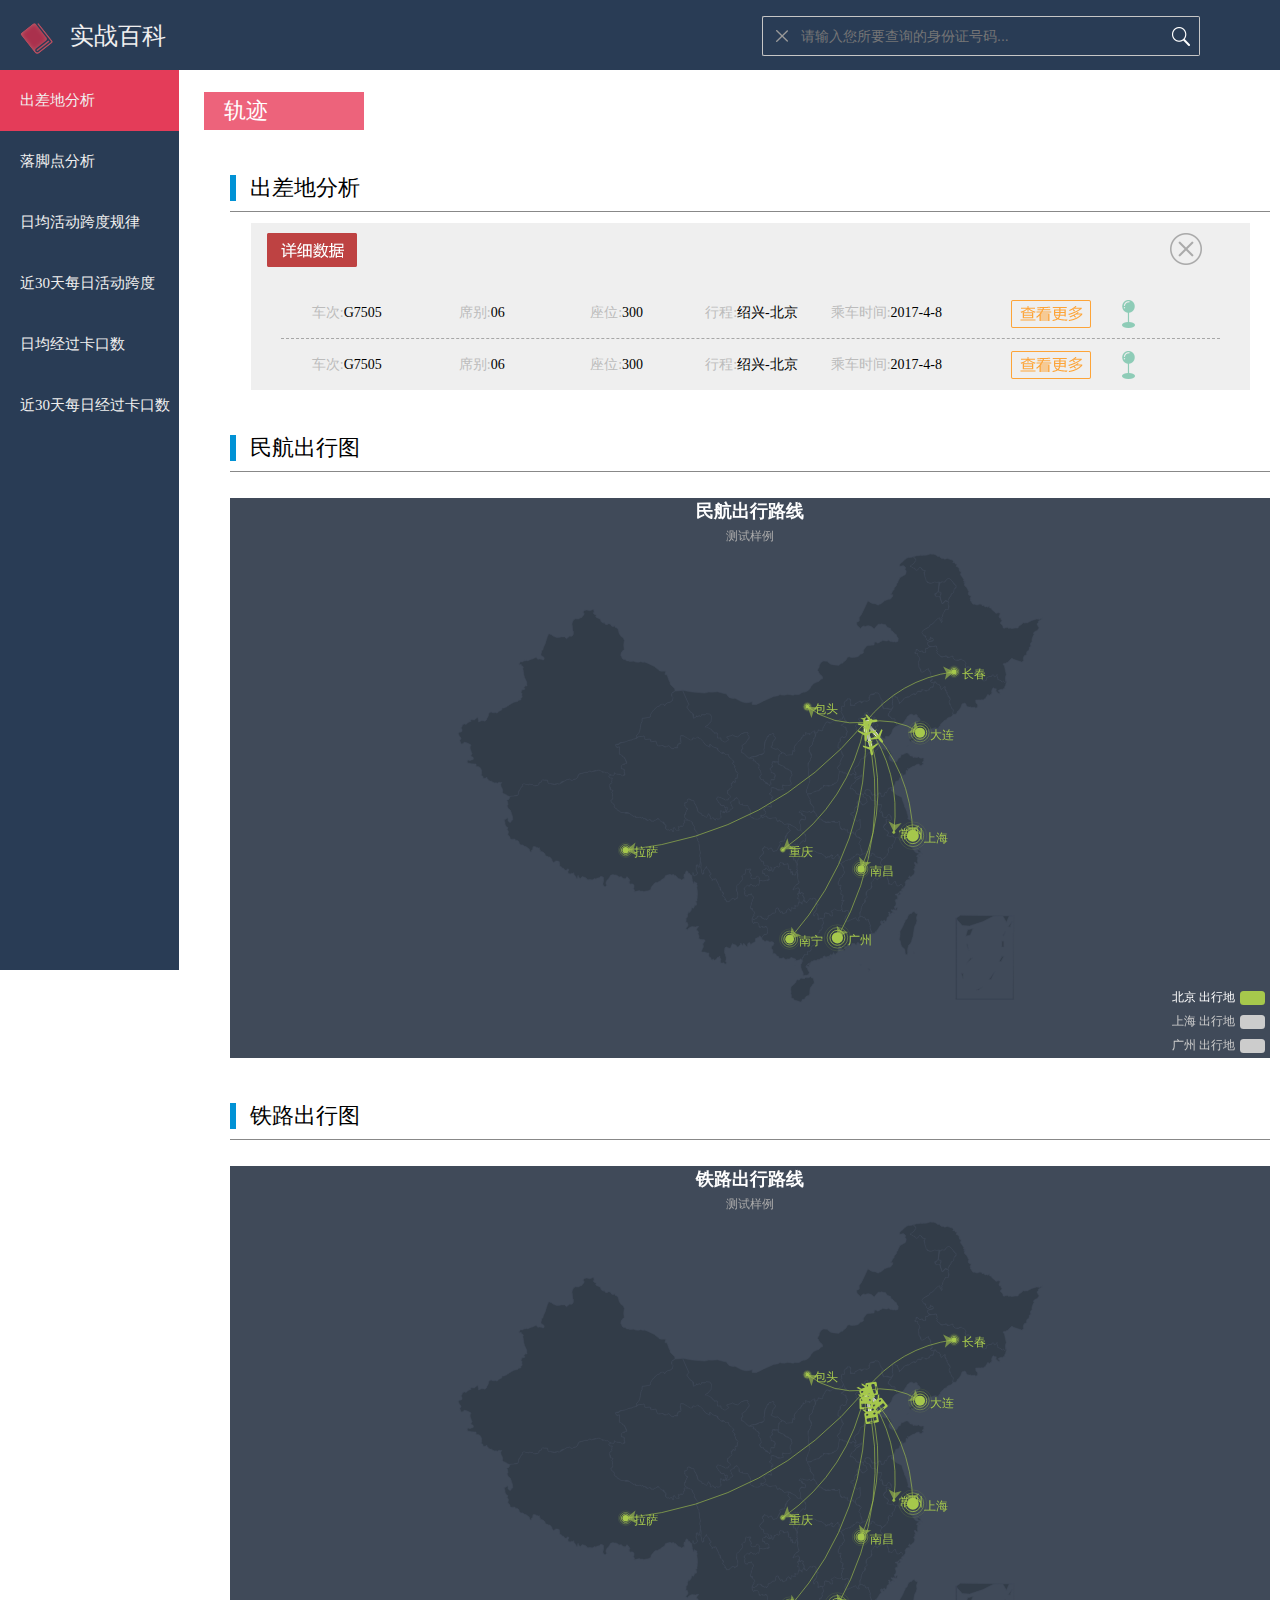
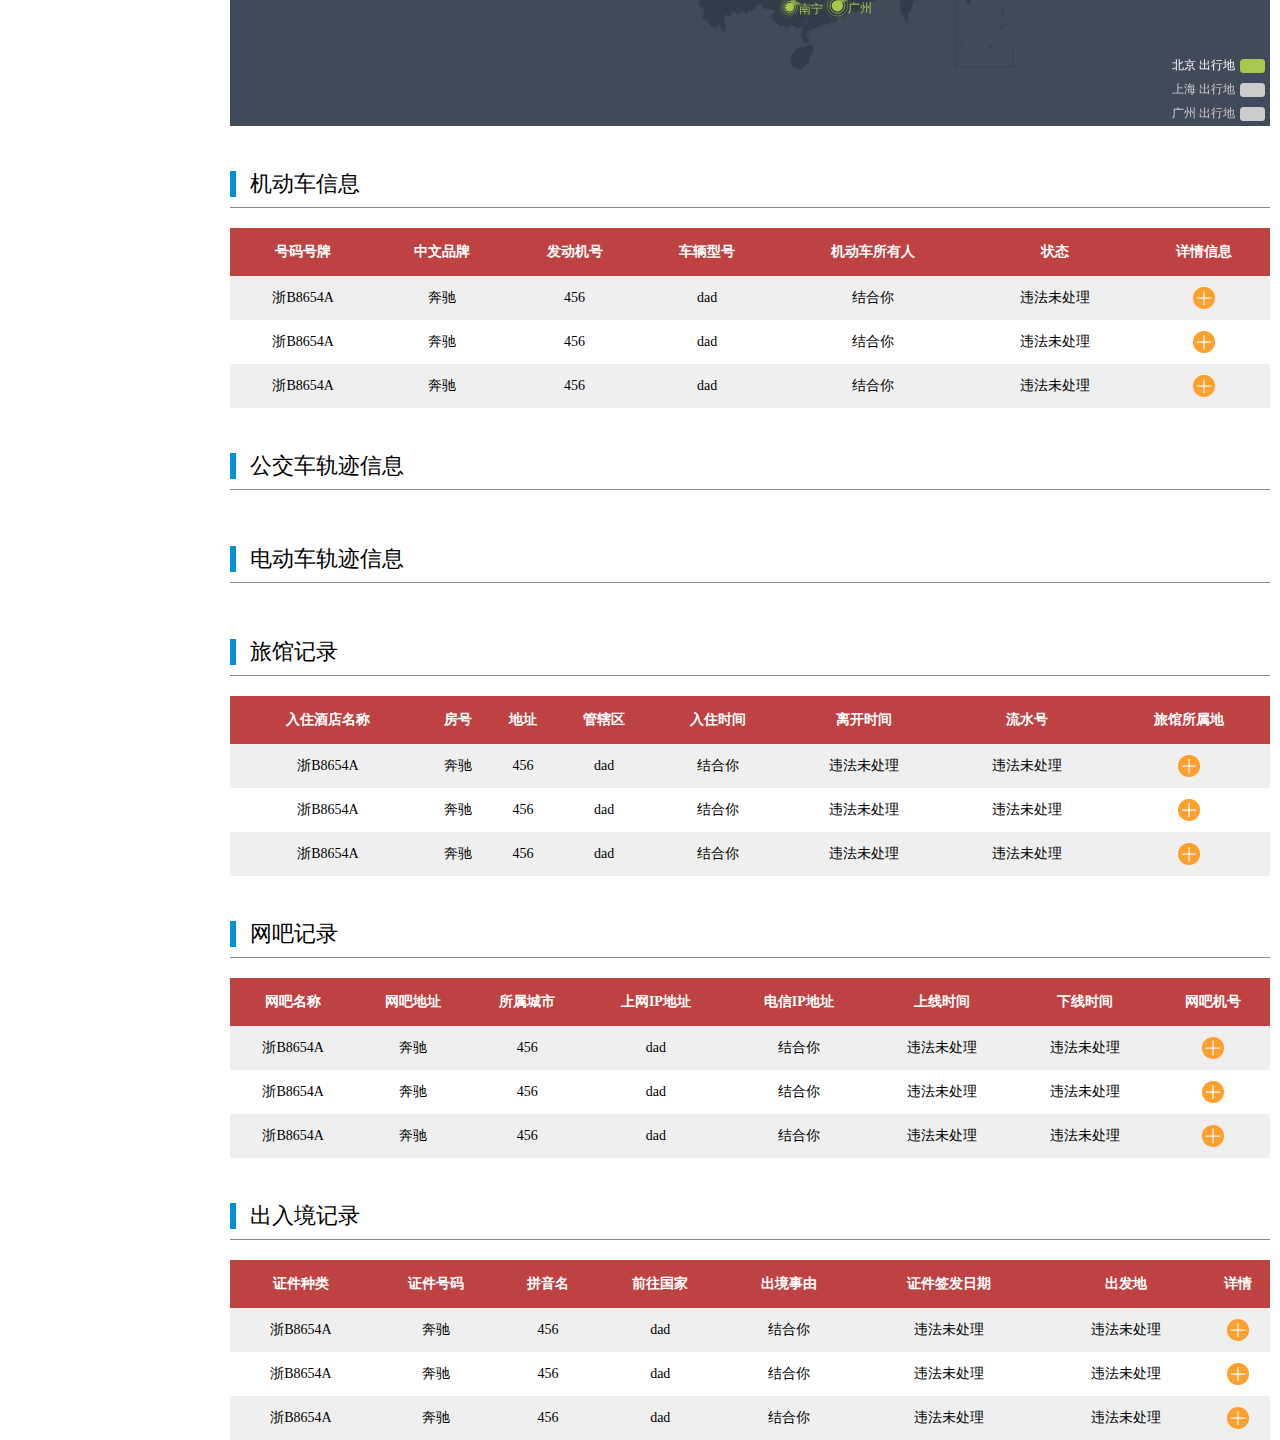
<file: html/track.html>
<!DOCTYPE html>
<html>
<!--此页作废-->
	<head>
		<meta charset="utf-8" />
		<meta name="viewport" content="width=device-width, initial-scale=1">
		<meta http-equiv="X-UA-Compatible" content="IE=edge,chrome=1">
		<meta name="renderer" content="webkit">
		<title>轨迹</title>
		<link rel="bookmark" href="../favicon.ico" />
		<link rel="shortcut icon" href="../favicon.ico" />
		<link rel="stylesheet" type="text/css" href="../css/base.css" />
		<link rel="stylesheet" type="text/css" href="../css/shizhan.css" />
		<!--表格css-->
		<link rel="stylesheet" type="text/css" href="../css/jquery.dataTables.min.css" />
		<link rel="stylesheet" type="text/css" href="../css/detail.css" />
		<link rel="stylesheet" type="text/css" href="../css/track.css" />
		<!--模态框插件 0426-->
		<link rel="stylesheet" type="text/css" href="../css/zeroModal.css" />
		<script src="../lib/jquery-1.8.3.min.js" type="text/javascript" charset="utf-8"></script>
		<script src="laydate/laydate.js" type="text/javascript" charset="utf-8"></script>
		<script type="text/javascript">
			function auto() {
				var wid = $(window).width();
				var w2 = $(".wrap2");
				console.log(wid)
				if(wid > 1240) {
					w2.css({
						"float": "left",
						//						"width":"1240px"
					})
				}
			}
			auto();
		</script>
	</head>

	<body>
		<div class="header">
			<!--<div class="wrap">-->
			<h1><a href="../index.html"><img src="../img/logo.png"/>实战百科</a></h1>
			<p>
				<span id="reset"></span>
				<input type="text" id="searchTxt" placeholder="请输入您所要查询的身份证号码..." />
				<span id="search"></span>
			</p>
			<!--</div>-->
		</div>
		<!--<nav>
		</nav>-->
		<!--右边侧栏-->
		<div class="wrap1">
			<ul>
				<li style="background-color:#e43c59 ;">
					<a href="#carInfo">
						<!---->
						出差地分析
					</a>
				</li>
				<li style="">
					<a href="#stanceAnalyzed">
						落脚点分析
					</a>
				</li>
				<li style="">
					<a href="#acti">日均活动跨度规律</a>
				</li>
				<li style="">
					<a href="#acti30">近30天每日活动跨度</a>
				</li>
				<li style="">
					<a href="#bayonet">日均经过卡口数</a>
				</li>
				<li style="">
					<a href="#bayonet30">近30天每日经过卡口数</a>
				</li>
			</ul>
		</div>

		<!--中间内容-->
		<div class="wrapAll" style="padding-top: 70px;">
			<!--左侧栏-->

			<!--一个模块-->
			<div class="wrap2">

				<p class="page">轨迹</p>
				<div class="moudle analysis" id="analysis">
					<h2>出差地分析</h2>
					<!--<dl>-->
					<!--<dd>-->
					<div class="detail">
						<p>
							<span style="margin-left: 16px;"><img src="../img/detailData.png"/></span>
							<span id="close" style="margin-right: 24px;"><img src="../img/close.png"/></span>
						</p>
						<div class="inner">
							<p>
								<table border="0" cellspacing="" cellpadding="">
									<!--<tr><th>Header</th></tr>-->
									<tr>
										<td><label for="">车次:</label><span>G7505</span></td>
										<td><label for="">席别:</label><span>06</span></td>
										<td><label for="">座位:</label><span>300</span></td>
										<td><label for="">行程:</label><span>绍兴-北京</span></td>
										<td><label for="">乘车时间:</label><span>2017-4-8</span></td>
										<td>
											<span class="see"><img src="../img/seeMore.png"/></span>
											<span class="posi"><img src="../img/position.png"/></span>
										</td>
									</tr>
									<tr>
										<td><label for="">车次:</label><span>G7505</span></td>
										<td><label for="">席别:</label><span>06</span></td>
										<td><label for="">座位:</label><span>300</span></td>
										<td><label for="">行程:</label><span>绍兴-北京</span></td>
										<td><label for="">乘车时间:</label><span>2017-4-8</span></td>
										<td>
											<span class="see"><img src="../img/seeMore.png"/></span>
											<span class="posi"><img src="../img/position.png"/></span>
										</td>

									</tr>
								</table>
								<!--<span class=""><label for="">车次</label><span>G7505</span></span><span><label for="">车次</label><span>G7505</span></span><span><label for="">车次</label><span>G7505</span></span></p>-->
						</div>
					</div>
					<!--</dd>-->
					<!--</dl>-->
				</div>

				<!--民航出行图-->
				<div class="moudle fly" id="fly">
					<h2>
					<span>民航出行图</span>	
					<!--<span class="listbg">
						<img class="edit" src="../img/edit.png"/>
						<img class="message" src="../img/message.png"/>
						<img class="deploy" src="../img/deploy.png"/>
					</span>-->
				</h2>
					<div class="can" id="flyMap">

					</div>
					<!--<div>-->
					<!--<p class="left">
						<span class="allday">全天（默认）</span>
						<span class="day">白天（04:00-22:00）</span>
						<span class="night">夜晚（22:00-04:00）</span>
					</p>
					<p class="right">
					<label for="">按时间查询 </label>&nbsp;	
					<input type="text" id="startTime" onclick="laydate()" value="" /><span> - </span>
					<input type="text" id="endTime" onclick="laydate()" value="" />
					 <span id="stanceSearch"><img src="../img/search.png"/></span>
					</p>
					<p class="clearfix"></p>-->
					<div class="stanceMap">

					</div>
					<!--</div>-->
					<!--<div class="clearfix">
					
				</div>-->

				</div>
				<!--铁路出行图-->
				<div>
					<div class="moudle rail" id="rail">
						<h2>铁路出行图</h2>
						<div class="can" id="railMap">

						</div>
					</div>
				</div>
				<!--机动车信息-->
				<div>
					<div class="moudle vehicle" id="vehicle">
						<h2>机动车信息</h2>
						<div class="list"><!-- id="example" class="table table-striped table-bordered"-->
							<table>
								<thead>
									<tr>
										<th>号码号牌</th>
										<th>中文品牌</th>
										<th>发动机号</th>
										<th>车辆型号</th>
										<th>机动车所有人</th>
										<th>状态</th>
										<th>详情信息</th>
									</tr>
								</thead>
								<tbody>
									<tr>
										<td>浙B8654A</td>
										<td>奔驰</td>
										<td>456</td>
										<td>dad</td>
										<td>结合你</td>
										<td>违法未处理</td>
										<td><img class="deta" src="../img/track-more.png"/></td>
									</tr>
									<tr>
										<td>浙B8654A</td>
										<td>奔驰</td>
										<td>456</td>
										<td>dad</td>
										<td>结合你</td>
										<td>违法未处理</td>
										<td><img class="deta" src="../img/track-more.png"/></td>
									</tr>
									<tr>
										<td>浙B8654A</td>
										<td>奔驰</td>
										<td>456</td>
										<td>dad</td>
										<td>结合你</td>
										<td>违法未处理</td>
										<td><img class="deta" src="../img/track-more.png"/></td>
									</tr>
								</tbody>
								<!-- tbody是必须的 -->
							</table>
						</div>
					</div>
				</div>
				<!--公交车轨迹信息-->
				<div>
					<div class="moudle bus" id="bus">
						<h2>公交车轨迹信息</h2>
						<div class="list">

						</div>
					</div>
				</div>
				<!--电动车轨迹信息-->
				<div>
					<div class="moudle electrombile" id="electrombile">
						<h2>电动车轨迹信息</h2>
						<div class="list">

						</div>
					</div>
				</div>
				<!--旅馆记录-->
				<div>
					<div class="moudle hotel" id="hotel">
						<h2>旅馆记录</h2>
						<div class="list">
							<table>
								<thead>
									<tr>
										<th>入住酒店名称</th>
										<th>房号</th>
										<th>地址</th>
										<th>管辖区</th>
										<th>入住时间</th>
										<th>离开时间</th>
										<th>流水号</th>
										<th>旅馆所属地</th>
									</tr>
								</thead>
								<tbody>
									<tr>
										<td>浙B8654A</td>
										<td>奔驰</td>
										<td>456</td>
										<td>dad</td>
										<td>结合你</td>
										<td>违法未处理</td>
										<td>违法未处理</td>
										<td><img class="deta" src="../img/track-more.png"/></td>
									</tr>
									<tr>
										<td>浙B8654A</td>
										<td>奔驰</td>
										<td>456</td>
										<td>dad</td>
										<td>结合你</td>
										<td>违法未处理</td>
										<td>违法未处理</td>
										<td><img class="deta" src="../img/track-more.png"/></td>
									</tr>
									<tr>
										<td>浙B8654A</td>
										<td>奔驰</td>
										<td>456</td>
										<td>dad</td>
										<td>结合你</td>
										<td>违法未处理</td>
										<td>违法未处理</td>
										<td><img class="deta" src="../img/track-more.png"/></td>
									</tr>
								</tbody>
								<!-- tbody是必须的 -->
							</table>
						</div>
					</div>
				</div>
				<!--网吧记录-->
				<div>
					<div class="moudle  coffeenet" id="coffeenet">
						<h2>网吧记录</h2>
						<div class="list">
							<table>
								<thead>
									<tr>
										<th>网吧名称</th>
										<th>网吧地址</th>
										<th>所属城市</th>
										<th>上网IP地址</th>
										<th>电信IP地址</th>
										<th>上线时间</th>
										<th>下线时间</th>
										<th>网吧机号</th>
									</tr>
								</thead>
								<tbody>
									<tr>
										<td>浙B8654A</td>
										<td>奔驰</td>
										<td>456</td>
										<td>dad</td>
										<td>结合你</td>
										<td>违法未处理</td>
										<td>违法未处理</td>
										<td><img class="deta" src="../img/track-more.png"/></td>
									</tr>
									<tr>
										<td>浙B8654A</td>
										<td>奔驰</td>
										<td>456</td>
										<td>dad</td>
										<td>结合你</td>
										<td>违法未处理</td>
										<td>违法未处理</td>
										<td><img class="deta" src="../img/track-more.png"/></td>
									</tr>
									<tr>
										<td>浙B8654A</td>
										<td>奔驰</td>
										<td>456</td>
										<td>dad</td>
										<td>结合你</td>
										<td>违法未处理</td>
										<td>违法未处理</td>
										<td><img class="deta" src="../img/track-more.png"/></td>
									</tr>
								</tbody>
								<!-- tbody是必须的 -->
							</table>
						</div>
					</div>
				</div>
				<!--出入境记录-->
				<div>
					<div class="moudle hotel" id="hotel">
						<h2>出入境记录</h2>
						<div class="list">
							<table>
								<thead>
									<tr>
										<th>证件种类</th>
										<th>证件号码</th>
										<th>拼音名</th>
										<th>前往国家</th>
										<th>出境事由</th>
										<th>证件签发日期</th>
										<th>出发地</th>
										<th>详情</th>
									</tr>
								</thead>
								<tbody>
									<tr>
										<td>浙B8654A</td>
										<td>奔驰</td>
										<td>456</td>
										<td>dad</td>
										<td>结合你</td>
										<td>违法未处理</td>
										<td>违法未处理</td>
										<td><img class="deta" src="../img/track-more.png"/></td>
									</tr>
									<tr>
										<td>浙B8654A</td>
										<td>奔驰</td>
										<td>456</td>
										<td>dad</td>
										<td>结合你</td>
										<td>违法未处理</td>
										<td>违法未处理</td>
										<td><img class="deta" src="../img/track-more.png"/></td>
									</tr>
									<tr>
										<td>浙B8654A</td>
										<td>奔驰</td>
										<td>456</td>
										<td>dad</td>
										<td>结合你</td>
										<td>违法未处理</td>
										<td>违法未处理</td>
										<td><img class="deta" src="../img/track-more.png"/></td>
									</tr>
								</tbody>
								<!-- tbody是必须的 -->
							</table>
						</div>
					</div>
				</div>
			</div><!--wrap2-->
		</div>

		<div class="footer">
			<div class="wrap">

			</div>
		</div>
		<!--弹窗引入-->
		<script src="../lib/zeroModal.min.js" type="text/javascript" charset="utf-8"></script>

		<!--<script src="../lib/jquery-1.8.3.min.js" type="text/javascript" charset="utf-8"></script>-->
		<script src="../lib/jquery.dataTables.min.js" type="text/javascript" charset="utf-8"></script>

		<script src="../lib/echarts.js" type="text/javascript" charset="utf-8"></script>
		<script src="../js/track.js" type="text/javascript" charset="utf-8"></script>

	</body>

</html>
</file>
<file: css/index.css>
body,html{
	height: 100%;
	width: 100%;
	background: #f0f4fa;
}
.header{
	height: 70px;
	background-color: #293c55;
}
.wrap{
	width: 1240px;
	margin: 0 auto;
}
.header h1,.header p{
	display: inline-block;
	height: 100%;
	line-height: 70px;
	color: #ffffff;
}
.header p{
	float: right;
}
h1{
	font-size:26px;
}
h2{
	margin: 90px auto;
	text-align: center;
	/*font-size:48px;
	color: ;
	background: -webkit-linear-gradient();*/
}
.search{
	width: 480px;
	margin:  0 auto;
	height: 50px;
	border-radius: 25px;
	line-height: 50px;
	box-shadow: 0px 5px 5px #dbe0e7;
	overflow: hidden;
}
.search input{
	border: 0;
	height: 50px;
	line-height: 50px;
	float: left;
	background: #f0f4fa;
	font-size: 22px;
	color: #9ca3b6;
	font-weight: 100 !important;
}
.search span{
	display: inline-block;
	width: 50px;
	line-height: 50px;
	height: 50px;
	float: left;
	/*background: #fff;*/
	text-align: center;
}
#search{
	/*margin-right: 40px;
	border-left: 0;
	border-bottom-left-radius: 0;
	border-top-left-radius: 0;*/
	/*background-color: #293C55;*/
	/*background:url(../img/search.png) center center no-repeat;*/
}
.search span:hover{
	cursor: pointer;
}
#searchTxt{
	/*border-bottom-right-radius: 0;
	border-top-right-radius: 0;*/
	/*border-right: 0;
	border-left: 0;
	border-radius: 0;*/
	width: 380px;
	/*color: #C6C6C6;*/
	/*background: #293C55;*/
}
#reset{
	/*width: 38px;*/
}
#reset{
	width: 50px;
	text-align: center;
	/*border-right: 0;
	border-bottom-right-radius: 0;
	border-top-right-radius: 0;*/
	/*background-color: #293C55;*/
	background:url(../img/del.png) center center no-repeat;
	/*background-color: #fff;*/
}
.all{
	height: 180px;
	line-height: 180px;
	/*background: paleturquoise;*/
	margin:  0 auto;
	width: 1200px;
	width: 1064px;
	margin-top: 50px;
}
.all div{
	border-radius: 50%;
}
all div:hover{
	
}
.cir{
	display: inline-block;
	float: left;
	height: 10px;
	width: 24px;
	/*border-radius: 50%;
	border: 2px solid #e1e3e6;*/
	margin-right:8px;
	margin-left:8px;
	margin-top:78px ;
	/*background-color: papayawhip;*/
	background-image: url(../img/cir.png);
}
.mod{
	float: left;
	display: inline-block;
	height: 106px;
	line-height: 106px;
	text-align: center;
	width: 106px;
	border:  2px solid #cbd3dd;
	margin-top: 35px;
	background-size:90% 90%;
	transition: all 0.3s cubic-bezier(.78,.24,.25,.96);
	/*background-size: contain;*/
}
.big{
	transition: all 0.3s cubic-bezier(.78,.24,.25,.96);/*ease-out*/
}
/*.mod img{
	height: 80%;
}*/
.big{
	display: inline-block;
	float: left;
	
	line-height: 160px;
	text-align: center;
	border:  2px solid #80a2c7;
	margin-top: 13px;
	height: 160px;
	width: 160px;
	background-size:90% 90% !important;
	/*background: url(img/jiaotong.png) center center no-repeat;*/
	box-shadow: 0px 0 8px 8px #d7dde7;
	}
.footer{
	margin-top: 120px;
	height: 100px;
	line-height: 100px;
	width: 100%;
	color: #989fb2;
	text-align: center;
	font-size:16px
}
.organ{
	background: url(../img/zuzhi.png)center center no-repeat;
}
.organ.big{
	background-size: contain;
	background-image: url(../img/zuzhi-b.png);
}
.communicate{
	
}
.communicate{
	background: url(../img/tongxun.png)center center no-repeat;
}
.communicate.big{
	background-image: url(../img/tongxun-b.png);
}
.person{
	background: url(../img/person.png)center center no-repeat;
}
.person.big{
	background-image: url(../img/person-b.png);
}
.message{
	background: url(../img/messa.png)center center no-repeat;
}
.message.big{
	background-image: url(../img/messa-b.png);
}

.car{
	background: url(../img/jiaotong.png)center center no-repeat;
}
.car.big{
	background-image: url(../img/jiaotong-b.png);
}
.mod a{
	display: inline-block;
	height: 100%;
	width: 100%;
}
/*开场动画*/
.ani{
	background: -webkit-linear-gradient(top,#4e7d99,#2e465f);
	height: 100%;
	width: 100%;
	/*display: none;*/
	position: fixed;
	z-index: 10;
}
.ani2{
	top: -100%;
	opacity: 0;
	transition: all 1.5s linear;
}
.ani h1{
	text-align: center;
	/*display: inline-block;
	margin: 0 auto;*/
	margin-top: 200px;
	color: white;
	font-size: 104px;
	line-height: 170px;
	font-family: "楷体";
	/*position: relative;*/
}
.ani h1 div{
	/*display: inline-block;*/
	margin: 0 auto;
	height: 100px;
	opacity: 0.1;
}
.ani .logo{
	/*height: 90px;*/
	height: 40%;
	position: relative;
	top: -15%;
	/*margin-right: 20px;*/
}
.ani .tit{
	height: 100%;
	/*box-shadow: 0 10px 10px #333;*/
	}
.ani .aning{
	height: 170px;
	opacity: 1;/*cubic-bezier(.45,-.95,.45,1.95)*/
	/*transition: all 0.5s linear backwards;*/
	animation:ani1 .4s linear backwards;
	-moz-animation:ani1 .4s linear backwards; /* Firefox */
	-webkit-animation:ani1 .4s linear backwards; /* Safari and Chrome */
	-o-animation:ani1 .4s linear backwards; /* Opera */
}
@keyframes ani1
{
0%   {height:100px;opacity: .3;}
25%  {height:120px;opacity: .5;}
50%  {height:135px;opacity: .6;}
75%  {height:150px;opacity: .7;}
100% {height:170px;opacity: 1;}
}

@-moz-keyframes ani1 /* Firefox */
{
0%   {height:110px;opacity: .3;}
25%  {height:150px;opacity: .5;}
50%  {height:130px;opacity: .7;}
75%  {height:190px;opacity: .9;}
100% {height:170px;opacity: 1;}
}

@-webkit-keyframes ani1 /* Safari and Chrome */
{
0%   {height:110px;opacity: .3;}
25%  {height:150px;opacity: .5;}
50%  {height:130px;opacity: .7;}
75%  {height:190px;opacity: .9;}
100% {height:170px;opacity: 1;}
}

@-o-keyframes ani1 /* Opera */
{
0%   {height:110px;opacity: .3;}
25%  {height:150px;opacity: .5;}
50%  {height:130px;opacity: .7;}
75%  {height:190px;opacity: .9;}
100% {height:170px;opacity: 1;}
}
</file>
<file: css/detail.css>
/*详情样式*/
.header{
	height: 70px;
	width: 100%;
	min-width: 1240px;
	z-index: 50;
	background-color:#293c55 ;
	position: fixed;
	/*left: 0;
	top: 0;*/
}

h1{
	line-height: 70px;
	float: left;
	margin-left: 20px;
	font-weight: 100 !important;
}
/*.test{
	height: 100px;
}*/
h1 a{
	color: #f0efef;
	font-size: 24px;
}
h1 a:hover{
	color: #fff;
}
h1 img{
	margin-right: 16px;
}
#container{
	width: 94%;
	margin: 0 auto;
	/*margin-top: 100px;*/
}
#example{
	width: 100% !important;
	margin-top: 30px !important;
}

tr{
	/*border:10px solid #000 !important;*/
}
td{text-align: center !important;}
table tbody tr.odd {
    background-color: #DBE0E7;
}
</file>
<file: css/pInfo.css>
table{
	/*box-sizing:border-box ;*/
}
.personPic{
	height: 135px;
}
td p:nth-of-type(1){
	margin-top: 0;
}
td p:nth-of-type(2){
	margin-top: 120px;
}
.name,.idCard{
	color: orange;
}
.nation{
	/*display: inline-block;
	float: right;*/
	/*margin-left: 26px;*/
}
table tbody tr.odd {
    background-color: #f3f3f3;
}
/*table td p{
	width: 100%;
	word-break: break-all;
}*/
table{
	table-layout: fixed;
}
table td{
	height: 100%;
	/*white-space: nowrap;//取消自动换行*/
	box-sizing: border-box !important;
　　　　overflow: hidden;　　//超出的部分隐藏

　　　　text-overflow: ellipsis；//超出的部分显示省略号
		word-break:break-all;
}
table td span{
	display: inline-block;
	word-break: break-all;
}
#example{
	margin-top: 20px;
}
#example_wrapper{
	margin-bottom: 20px;
}
</file>
<file: css/jqcloud.css>
/* fonts */

div.jqcloud {
  font-family: "微软雅黑", "微软雅黑", sans-serif;
  font-size: 10px;
  line-height: normal;
}

div.jqcloud a {
  font-size: inherit;
  text-decoration: none;
}

div.jqcloud span.w10 { font-size: 400%; }
div.jqcloud span.w9 { font-size: 360%; }
div.jqcloud span.w8 { font-size: 350%; }
div.jqcloud span.w7 { font-size: 240%; }
div.jqcloud span.w6 { font-size: 210%; }
div.jqcloud span.w5 { font-size: 190%; }
div.jqcloud span.w4 { font-size: 170%; }
div.jqcloud span.w3 { font-size: 150%; }
div.jqcloud span.w2 { font-size: 130%; }
div.jqcloud span.w1 { font-size: 110%; }

/* colors */

div.jqcloud { color: #09f; }
div.jqcloud a { color: inherit; }
div.jqcloud span:hover { color: red; font-size: 40px; font-weight: bold;}
div.jqcloud span.w10 { color: #0cf; }
div.jqcloud span.w9 { color: #0cf; }
div.jqcloud span.w8 { color: #0cf; }
div.jqcloud span.w7 { color: #39d; }
div.jqcloud span.w6 { color: #90c5f0; }
div.jqcloud span.w5 { color: #90a0dd; }
div.jqcloud span.w4 { color: #90c5f0; }
div.jqcloud span.w3 { color: #a0ddff; }
div.jqcloud span.w2 { color: #99ccee; }
div.jqcloud span.w1 { color: #aab5f0; }

/* layout */

div.jqcloud {
  overflow: hidden;
  position: relative;
}

div.jqcloud span { padding: 0; }
</file>
<file: css/zeroModal.css>
/*!
 * zeroModal.js
 * http://git.oschina.net/cylansad/zeroModal
 *
 * Copyright 2016, Sad
 */

.zeromodal-overlay {
    width: 100%;
    height: 1000px;
    position: absolute;
    z-index: 1000;
    opacity: 0.2;
    background-color: rgba(0, 0, 0, .4);
    top: 0;
    left: 0;
}

.zeromodal-loading1 {
    background: url(./img/loading1.gif);
    width: 50px;
    height: 50px;
    position: absolute;
    left: 50%;
    top: 35%;
}

.zeromodal-loading2 {
    background: url(./img/loading2.gif);
    width: 37px;
    height: 37px;
    position: absolute;
    left: 50%;
    top: 35%;
}

.zeromodal-container {
    font-family: "Hiragino Sans GB", "Microsoft YaHei", Arial-normal, "open sans", "Helvetica Neue", Helvetica, Arial, sans-serif;
    position: absolute;
    box-shadow: 0 6px 24px rgba(0, 0, 0, .24);
    border-radius: 2px;
    border: none;
    background-color: #fff;
    z-index: 1001;
    padding: 19px 16px;
}

.zeromodal-header {
    margin-top: 4px;
    margin-bottom: 18px;
    color: #666;
    font-weight: bold;
    font-size: 14px;
}

.zeromodal-progress-content {
    position: absolute;
    left: 46%;
    font-size: 13px;
    color: #4FAB1C;
}

.zeromodal-body {
    font-size: 12px;
    color: #333;
    /*overflow-y: auto;*/
}

.zeromodal-frame {
    width: 100%;
    height: 100%;
    border: 0;
}

.zeromodal-btn {
    margin-bottom: 0;
    text-align: center;
    font-size: 14px;
    outline: none;
    display: inline-block;
    margin-left: 4px;
    font-weight: 400;
    -ms-touch-action: manipulation;
    touch-action: manipulation;
    cursor: pointer;
    background-image: none;
    border: 1px solid transparent;
    white-space: nowrap;
    padding: 6px 8px;
    line-height: 20px;
    border-radius: 1px;
    min-width: 80px;
    box-shadow: 0 1px 4px rgba(0, 0, 0, .32);
    -webkit-transition: all;
    transition: all;
    -webkit-transition-duration: .3s;
    transition-duration: .3s;
}

.zeromodal-btn:hover {
    box-shadow: 0 3px 4px rgba(0, 0, 0, .32);
}

.zeromodal-btn-primary {
    color: #fff;
    background-color: #2196f3;
    border: none;
}

.zeromodal-btn-default {
    color: #333;
    background-color: #fff;
    border: none;
    padding: 6px 8px;
}

.zeromodal-max {
    background: url(./img/max.png);
    width: 16px;
    height: 16px;
    position: relative;
    float: right;
    margin-right: 2px;
    top: -4px;
    cursor: pointer;
    opacity: .3;
    -webkit-transition: -webkit-transform 0.4s ease-out;
    -moz-transition: -moz-transform 0.4s ease-out;
    -o-transition: -o-transform 0.4s ease-out;
    -ms-transition: -ms-transform 0.4s ease-out;
    -moz-user-select: none;
    -webkit-user-select: none;
}

.zeromodal-max:hover {
    -webkit-transform: rotateZ(180deg);
    -moz-transform: rotateZ(180deg);
    -o-transform: rotateZ(180deg);
    -ms-transform: rotateZ(180deg);
    transform: rotateZ(180deg);
}

.zeromodal-close {
    position: relative;
    -webkit-appearance: none;
    padding: 0;
    cursor: pointer;
    background: 0 0;
    border: 0;
    top: -6px;
    outline: none;
    float: right;
    font-size: 21px;
    font-weight: 700;
    line-height: 1;
    color: #000;
    text-shadow: 0 1px 0 #fff;
    filter: alpha(opacity=20);
    opacity: .2;
    -webkit-border-radius: 110px;
    border-radius: 110px;
    -webkit-transition: -webkit-transform 0.4s ease-out;
    -moz-transition: -moz-transform 0.4s ease-out;
    -o-transition: -o-transform 0.4s ease-out;
    -ms-transition: -ms-transform 0.4s ease-out;
    -moz-user-select: none;
    -webkit-user-select: none;
}

.zeromodal-close:hover {
    -webkit-transform: rotateZ(180deg);
    -moz-transform: rotateZ(180deg);
    -o-transform: rotateZ(180deg);
    -ms-transform: rotateZ(180deg);
    transform: rotateZ(180deg);
}

.zeromodal-footer {
    position: absolute;
    bottom: 12px;
    width: 100%;
    left: 0px;
}

.zeromodal-line {
    border: none;
    border-top: 1px solid #efefef;
    margin-bottom: 10px;
    margin-left: auto;
    margin-right: auto;
    width: 97%
}

.zeromodal-btn-container {
    text-align: right;
    padding-right: 15px;
}

.zeromodal-icon {
    width: 80px;
    height: 80px;
    border: 4px solid #808080;
    border-radius: 50%;
    margin: 16px auto 16px;
    margin-top: 16px;
    padding: 0;
    position: relative;
    box-sizing: content-box;
    cursor: default;
    -webkit-touch-callout: none;
    -webkit-user-select: none;
    -moz-user-select: none;
    -ms-user-select: none;
    user-select: none;
}

.zeromodal-icon.zeromodal-icon-info {
    font-family: "Open Sans", sans-serif;
    color: #3fc3ee;
    border-color: #3fc3ee;
    font-size: 60px;
    line-height: 80px;
    text-align: center;
}

.zeromodal-icon.zeromodal-icon-question {
    font-family: "Helvetica Neue", Helvetica, Arial, sans-serif;
    color: #c9dae1;
    border-color: #c9dae1;
    font-size: 60px;
    line-height: 80px;
    text-align: center;
}

.zeromodal-error {
    border-color: #f27474;
}

.zeromodal-icon.zeromodal-error .x-mark {
    position: relative;
    display: block;
}

.zeromodal-icon.zeromodal-error .line.left {
    -webkit-transform: rotate(45deg);
    transform: rotate(45deg);
    left: 17px;
}

.zeromodal-icon.zeromodal-error .line {
    position: absolute;
    height: 5px;
    width: 47px;
    background-color: #f27474;
    display: block;
    top: 37px;
    border-radius: 2px;
}

.zeromodal-icon.zeromodal-error .line.right {
    -webkit-transform: rotate(-45deg);
    transform: rotate(-45deg);
    right: 16px;
}

.zeromodal-icon.zeromodal-success {
    border-color: #a5dc86;
}

.zeromodal-icon.zeromodal-success::before {
    border-radius: 120px 0 0 120px;
    top: -7px;
    left: -33px;
    -webkit-transform: rotate(-45deg);
    transform: rotate(-45deg);
    -webkit-transform-origin: 60px 60px;
    transform-origin: 60px 60px;
}

.zeromodal-icon.zeromodal-success::after {
    border-radius: 0 120px 120px 0;
    top: -11px;
    left: 30px;
    -webkit-transform: rotate(-45deg);
    transform: rotate(-45deg);
    -webkit-transform-origin: 0 60px;
    transform-origin: 0 60px;
}

.zeromodal-icon.zeromodal-success .placeholder {
    width: 80px;
    height: 80px;
    border: 4px solid rgba(165, 220, 134, 0.2);
    border-radius: 50%;
    box-sizing: content-box;
    position: absolute;
    left: -4px;
    top: -4px;
    z-index: 2;
}

.zeromodal-icon.zeromodal-success .fix {
    width: 7px;
    height: 90px;
    background-color: #fff;
    position: absolute;
    left: 28px;
    top: 8px;
    z-index: 1;
    -webkit-transform: rotate(-45deg);
    transform: rotate(-45deg);
}

.zeromodal-icon.zeromodal-success .line {
    height: 5px;
    background-color: #a5dc86;
    display: block;
    border-radius: 2px;
    position: absolute;
    z-index: 2;
}

.zeromodal-icon.zeromodal-success .line.tip {
    width: 25px;
    left: 14px;
    top: 46px;
    -webkit-transform: rotate(45deg);
    transform: rotate(45deg);
}

.zeromodal-icon.zeromodal-success .line.long {
    width: 47px;
    right: 8px;
    top: 38px;
    -webkit-transform: rotate(-45deg);
    transform: rotate(-45deg);
}

@-webkit-keyframes showZeroAlert {
    0% {
        -webkit-transform: scale(0.7);
        transform: scale(0.7);
    }
    45% {
        -webkit-transform: scale(1.05);
        transform: scale(1.05);
    }
    80% {
        -webkit-transform: scale(0.95);
        transform: scale(0.95);
    }
    100% {
        -webkit-transform: scale(1);
        transform: scale(1);
    }
}

@keyframes showZeroAlert {
    0% {
        -webkit-transform: scale(0.7);
        transform: scale(0.7);
    }
    45% {
        -webkit-transform: scale(1.05);
        transform: scale(1.05);
    }
    80% {
        -webkit-transform: scale(0.95);
        transform: scale(0.95);
    }
    100% {
        -webkit-transform: scale(1);
        transform: scale(1);
    }
}

@-webkit-keyframes hideZeroAlert {
    0% {
        -webkit-transform: scale(1);
        transform: scale(1);
        opacity: 1;
    }
    100% {
        -webkit-transform: scale(0.5);
        transform: scale(0.5);
        opacity: 0;
    }
}

@keyframes hideZeroAlert {
    0% {
        -webkit-transform: scale(1);
        transform: scale(1);
        opacity: 1;
    }
    100% {
        -webkit-transform: scale(0.5);
        transform: scale(0.5);
        opacity: 0;
    }
}

.show-zero2 {
    -webkit-animation: showZeroAlert 0.3s;
    animation: showZeroAlert 0.3s;
}

.show-zero2.no-animation {
    -webkit-animation: none;
    animation: none;
}

.hide-zero2 {
    -webkit-animation: hideZeroAlert 0.15s;
    animation: hideZeroAlert 0.15s;
}

.hide-zero2.no-animation {
    -webkit-animation: none;
    animation: none;
}

.zeromodal-title1 {
    width: 100%;
    text-align: center;
    color: #575757;
    font-size: 20px;
    font-weight: bold;
    padding: 8px 0;
}

.zeromodal-title2 {
    width: 100%;
    text-align: center;
    color: #B7B7B7;
    font-size: 13px;
    padding: 8px 0;
}

.zeromodal-overflow-y {
    overflow-y: auto;
}

.zeromodal-progress {
    position: absolute;
    opacity: 0.8;
    width: 400px;
    height: 5px;
    overflow: visible;
    background: #f0f0f0;
    margin-bottom: 40px;
    border-radius: 4px;
    box-shadow: inset 0 1px 2px rgba(0, 0, 0, .1);
}

.zeromodal-progress .zeromodal-progress-bar {
    position: relative;
    animation: animate-positive 2s;
}

.zeromodal-progress-bar {
    float: left;
    width: 0;
    height: 100%;
    font-size: 12px;
    line-height: 20px;
    color: #fff;
    text-align: center;
    background-color: #337ab7;
    -webkit-box-shadow: inset 0 -1px 0 rgba(0, 0, 0, .15);
    box-shadow: inset 0 -1px 0 rgba(0, 0, 0, .15);
    -webkit-transition: width .6s ease;
    -o-transition: width .6s ease;
    transition: width .6s ease;
}

.zeromodal-progress .zeromodal-progress-icon {
    width: 30px;
    height: 30px;
    line-height: 25px;
    border-radius: 50%;
    font-size: 13px;
    position: absolute;
    top: -14px;
    right: 0;
    background: #fff;
    border-width: 3px;
    border-style: solid;
    text-align: center;
}

.zeromodal-fa {
    display: inline-block;
    font: normal normal normal 14px/1 FontAwesome;
    font-size: inherit;
    text-rendering: auto;
    -webkit-font-smoothing: antialiased;
    -moz-osx-font-smoothing: grayscale;
}

.zeromodal-progress-val {
    position: absolute;
    top: 10%;
    left: 10%;
}

.zeromodal-progress-val .line.tip {
    width: 13px;
    top: 13px;
    -webkit-transform: rotate(45deg);
    transform: rotate(45deg);
}

.zeromodal-progress-val .line {
    height: 5px;
    background-color: rgb(146, 194, 106);
    display: block;
    border-radius: 2px;
    position: absolute;
    z-index: 2;
}

.zeromodal-progress-val .line.long {
    width: 22px;
    right: -26px;
    top: 10px;
    -webkit-transform: rotate(-45deg);
    transform: rotate(-45deg);
}

@-webkit-keyframes rotate_pacman_half_up {
    0% {
        -webkit-transform: rotate(270deg);
        transform: rotate(270deg);
    }
    50% {
        -webkit-transform: rotate(360deg);
        transform: rotate(360deg);
    }
    100% {
        -webkit-transform: rotate(270deg);
        transform: rotate(270deg);
    }
}

@keyframes rotate_pacman_half_up {
    0% {
        -webkit-transform: rotate(270deg);
        transform: rotate(270deg);
    }
    50% {
        -webkit-transform: rotate(360deg);
        transform: rotate(360deg);
    }
    100% {
        -webkit-transform: rotate(270deg);
        transform: rotate(270deg);
    }
}

@-webkit-keyframes rotate_pacman_half_down {
    0% {
        -webkit-transform: rotate(90deg);
        transform: rotate(90deg);
    }
    50% {
        -webkit-transform: rotate(0deg);
        transform: rotate(0deg);
    }
    100% {
        -webkit-transform: rotate(90deg);
        transform: rotate(90deg);
    }
}

@keyframes rotate_pacman_half_down {
    0% {
        -webkit-transform: rotate(90deg);
        transform: rotate(90deg);
    }
    50% {
        -webkit-transform: rotate(0deg);
        transform: rotate(0deg);
    }
    100% {
        -webkit-transform: rotate(90deg);
        transform: rotate(90deg);
    }
}

@-webkit-keyframes pacman-balls {
    75% {
        opacity: 0.7;
    }
    100% {
        -webkit-transform: translate(-100px, -6.25px);
        transform: translate(-100px, -6.25px);
    }
}

@keyframes pacman-balls {
    75% {
        opacity: 0.7;
    }
    100% {
        -webkit-transform: translate(-100px, -6.25px);
        transform: translate(-100px, -6.25px);
    }
}

.pacman {
    position: absolute;
}

.pacman > div:nth-child(2) {
    -webkit-animation: pacman-balls 1s 0s infinite linear;
    animation: pacman-balls 1s 0s infinite linear;
}

.pacman > div:nth-child(3) {
    -webkit-animation: pacman-balls 1s 0.33s infinite linear;
    animation: pacman-balls 1s 0.33s infinite linear;
}

.pacman > div:nth-child(4) {
    -webkit-animation: pacman-balls 1s 0.66s infinite linear;
    animation: pacman-balls 1s 0.66s infinite linear;
}

.pacman > div:nth-child(5) {
    -webkit-animation: pacman-balls 1s 0.99s infinite linear;
    animation: pacman-balls 1s 0.99s infinite linear;
}

.pacman > div:first-of-type {
    width: 0px;
    height: 0px;
    border-right: 25px solid transparent;
    border-top: 25px solid #a5dc86;
    border-left: 25px solid #a5dc86;
    border-bottom: 25px solid #a5dc86;
    border-radius: 25px;
    -webkit-animation: rotate_pacman_half_up 0.5s 0s infinite;
    animation: rotate_pacman_half_up 0.5s 0s infinite;
}

.pacman > div:nth-child(2) {
    width: 0px;
    height: 0px;
    border-right: 25px solid transparent;
    border-top: 25px solid #a5dc86;
    border-left: 25px solid #a5dc86;
    border-bottom: 25px solid #a5dc86;
    border-radius: 25px;
    -webkit-animation: rotate_pacman_half_down 0.5s 0s infinite;
    animation: rotate_pacman_half_down 0.5s 0s infinite;
    margin-top: -50px;
}

.pacman > div:nth-child(3),
.pacman > div:nth-child(4),
.pacman > div:nth-child(5),
.pacman > div:nth-child(6) {
    background-color: #a5dc86;
    width: 15px;
    height: 15px;
    border-radius: 100%;
    margin: 2px;
    width: 10px;
    height: 10px;
    position: absolute;
    -webkit-transform: translate(0, -6.25px);
    -ms-transform: translate(0, -6.25px);
    transform: translate(0, -6.25px);
    top: 25px;
    left: 100px;
}

@-webkit-keyframes line-scale-pulse-out {
    0% {
        -webkit-transform: scaley(1);
        transform: scaley(1);
    }
    50% {
        -webkit-transform: scaley(0.4);
        transform: scaley(0.4);
    }
    100% {
        -webkit-transform: scaley(1);
        transform: scaley(1);
    }
}

@keyframes line-scale-pulse-out {
    0% {
        -webkit-transform: scaley(1);
        transform: scaley(1);
    }
    50% {
        -webkit-transform: scaley(0.4);
        transform: scaley(0.4);
    }
    100% {
        -webkit-transform: scaley(1);
        transform: scaley(1);
    }
}

.line-scale-pulse-out {
    position: absolute;
}

.line-scale-pulse-out > div {
    background-color: #a5dc86;
    width: 4px;
    height: 35px;
    border-radius: 2px;
    margin: 2px;
    -webkit-animation-fill-mode: both;
    animation-fill-mode: both;
    display: inline-block;
    -webkit-animation: line-scale-pulse-out 0.9s 0s infinite cubic-bezier(.85, .25, .37, .85);
    animation: line-scale-pulse-out 0.9s 0s infinite cubic-bezier(.85, .25, .37, .85);
}

.line-scale-pulse-out > div:nth-child(2),
.line-scale-pulse-out > div:nth-child(4) {
    -webkit-animation-delay: 0.2s !important;
    animation-delay: 0.2s !important;
}

.line-scale-pulse-out > div:nth-child(1),
.line-scale-pulse-out > div:nth-child(5) {
    -webkit-animation-delay: 0.4s !important;
    animation-delay: 0.4s !important;
}

@-webkit-keyframes line-scale-pulse-out-rapid {
    0% {
        -webkit-transform: scaley(1);
        transform: scaley(1);
    }
    80% {
        -webkit-transform: scaley(0.3);
        transform: scaley(0.3);
    }
    90% {
        -webkit-transform: scaley(1);
        transform: scaley(1);
    }
}

@keyframes line-scale-pulse-out-rapid {
    0% {
        -webkit-transform: scaley(1);
        transform: scaley(1);
    }
    80% {
        -webkit-transform: scaley(0.3);
        transform: scaley(0.3);
    }
    90% {
        -webkit-transform: scaley(1);
        transform: scaley(1);
    }
}

.line-scale-pulse-out-rapid > div {
    background-color: #a5dc86;
    width: 4px;
    height: 35px;
    border-radius: 2px;
    margin: 2px;
    -webkit-animation-fill-mode: both;
    animation-fill-mode: both;
    display: inline-block;
    -webkit-animation: line-scale-pulse-out-rapid 0.9s 0s infinite cubic-bezier(.11, .49, .38, .78);
    animation: line-scale-pulse-out-rapid 0.9s 0s infinite cubic-bezier(.11, .49, .38, .78);
}

.line-scale-pulse-out-rapid > div:nth-child(2),
.line-scale-pulse-out-rapid > div:nth-child(4) {
    -webkit-animation-delay: 0.25s !important;
    animation-delay: 0.25s !important;
}

.line-scale-pulse-out-rapid > div:nth-child(1),
.line-scale-pulse-out-rapid > div:nth-child(5) {
    -webkit-animation-delay: 0.5s !important;
    animation-delay: 0.5s !important;
}

@-webkit-keyframes line-spin-fade-loader {
    50% {
        opacity: 0.3;
    }
    100% {
        opacity: 1;
    }
}

@keyframes line-spin-fade-loader {
    50% {
        opacity: 0.3;
    }
    100% {
        opacity: 1;
    }
}

.line-spin-fade-loader {
    position: absolute;
}

.line-spin-fade-loader > div:nth-child(1) {
    top: 20px;
    left: 0;
    -webkit-animation: line-spin-fade-loader 1.2s 0.12s infinite ease-in-out;
    animation: line-spin-fade-loader 1.2s 0.12s infinite ease-in-out;
}

.line-spin-fade-loader > div:nth-child(2) {
    top: 13.63636px;
    left: 13.63636px;
    -webkit-transform: rotate(-45deg);
    -ms-transform: rotate(-45deg);
    transform: rotate(-45deg);
    -webkit-animation: line-spin-fade-loader 1.2s 0.24s infinite ease-in-out;
    animation: line-spin-fade-loader 1.2s 0.24s infinite ease-in-out;
}

.line-spin-fade-loader > div:nth-child(3) {
    top: 0;
    left: 20px;
    -webkit-transform: rotate(90deg);
    -ms-transform: rotate(90deg);
    transform: rotate(90deg);
    -webkit-animation: line-spin-fade-loader 1.2s 0.36s infinite ease-in-out;
    animation: line-spin-fade-loader 1.2s 0.36s infinite ease-in-out;
}

.line-spin-fade-loader > div:nth-child(4) {
    top: -13.63636px;
    left: 13.63636px;
    -webkit-transform: rotate(45deg);
    -ms-transform: rotate(45deg);
    transform: rotate(45deg);
    -webkit-animation: line-spin-fade-loader 1.2s 0.48s infinite ease-in-out;
    animation: line-spin-fade-loader 1.2s 0.48s infinite ease-in-out;
}

.line-spin-fade-loader > div:nth-child(5) {
    top: -20px;
    left: 0;
    -webkit-animation: line-spin-fade-loader 1.2s 0.6s infinite ease-in-out;
    animation: line-spin-fade-loader 1.2s 0.6s infinite ease-in-out;
}

.line-spin-fade-loader > div:nth-child(6) {
    top: -13.63636px;
    left: -13.63636px;
    -webkit-transform: rotate(-45deg);
    -ms-transform: rotate(-45deg);
    transform: rotate(-45deg);
    -webkit-animation: line-spin-fade-loader 1.2s 0.72s infinite ease-in-out;
    animation: line-spin-fade-loader 1.2s 0.72s infinite ease-in-out;
}

.line-spin-fade-loader > div:nth-child(7) {
    top: 0;
    left: -20px;
    -webkit-transform: rotate(90deg);
    -ms-transform: rotate(90deg);
    transform: rotate(90deg);
    -webkit-animation: line-spin-fade-loader 1.2s 0.84s infinite ease-in-out;
    animation: line-spin-fade-loader 1.2s 0.84s infinite ease-in-out;
}

.line-spin-fade-loader > div:nth-child(8) {
    top: 13.63636px;
    left: -13.63636px;
    -webkit-transform: rotate(45deg);
    -ms-transform: rotate(45deg);
    transform: rotate(45deg);
    -webkit-animation: line-spin-fade-loader 1.2s 0.96s infinite ease-in-out;
    animation: line-spin-fade-loader 1.2s 0.96s infinite ease-in-out;
}

.line-spin-fade-loader > div {
    background-color: #a5dc86;
    width: 4px;
    height: 35px;
    border-radius: 2px;
    margin: 2px;
    -webkit-animation-fill-mode: both;
    animation-fill-mode: both;
    position: absolute;
    width: 5px;
    height: 15px;
}

@-webkit-keyframes square-spin {
    25% {
        -webkit-transform: perspective(100px) rotateX(180deg) rotateY(0);
        transform: perspective(100px) rotateX(180deg) rotateY(0);
    }
    50% {
        -webkit-transform: perspective(100px) rotateX(180deg) rotateY(180deg);
        transform: perspective(100px) rotateX(180deg) rotateY(180deg);
    }
    75% {
        -webkit-transform: perspective(100px) rotateX(0) rotateY(180deg);
        transform: perspective(100px) rotateX(0) rotateY(180deg);
    }
    100% {
        -webkit-transform: perspective(100px) rotateX(0) rotateY(0);
        transform: perspective(100px) rotateX(0) rotateY(0);
    }
}

@keyframes square-spin {
    25% {
        -webkit-transform: perspective(100px) rotateX(180deg) rotateY(0);
        transform: perspective(100px) rotateX(180deg) rotateY(0);
    }
    50% {
        -webkit-transform: perspective(100px) rotateX(180deg) rotateY(180deg);
        transform: perspective(100px) rotateX(180deg) rotateY(180deg);
    }
    75% {
        -webkit-transform: perspective(100px) rotateX(0) rotateY(180deg);
        transform: perspective(100px) rotateX(0) rotateY(180deg);
    }
    100% {
        -webkit-transform: perspective(100px) rotateX(0) rotateY(0);
        transform: perspective(100px) rotateX(0) rotateY(0);
    }
}

.square-spin {
    position: absolute;
}

.square-spin > div {
    -webkit-animation-fill-mode: both;
    animation-fill-mode: both;
    width: 50px;
    height: 50px;
    background: #a5dc86;
    border: 1px solid #a5dc86;
    -webkit-animation: square-spin 3s 0s cubic-bezier(.09, .57, .49, .9) infinite;
    animation: square-spin 3s 0s cubic-bezier(.09, .57, .49, .9) infinite;
}

.zeromodal-sweep-tee {
    border-width: 8px;
    border-color: #CECECE;
    border-left-width: 0;
    border-style: double;
    border-top-color: transparent;
    border-bottom-color: transparent;
    transform: rotateZ(220deg);
    position: absolute;
    right: 2px;
    bottom: 0;
    cursor: se-resize;
    -moz-user-select: none;
    -webkit-user-select: none;
}

.zeromodal-top {
    cursor: move;
    height: 24px;
    position: absolute;
    top: 0px;
    left: 0;
    width: 100%;
}
</file>
<file: html/laydate/need/laydate.css>
﻿/** 
 
 @Name： laydate 核心样式
 @Author：贤心
 @Site：http://sentsin.com/layui/laydate
 
**/

html{_background-image:url(about:blank); _background-attachment:fixed;}
.laydate_body .laydate_box, .laydate_body .laydate_box *{margin:0; padding:0;}
.laydate-icon,
.laydate-icon-default,
.laydate-icon-danlan,
.laydate-icon-dahong,
.laydate-icon-molv{height:22px; line-height:22px; padding-right:20px; border:1px solid #C6C6C6; background-repeat:no-repeat; background-position:right center;  background-color:#fff; outline:0;}
.laydate-icon-default{ background-image:url(../skins/default/icon.png)}
.laydate-icon-danlan{border:1px solid #B1D2EC; background-image:url(../skins/danlan/icon.png)}
.laydate-icon-dahong{background-image:url(../skins/dahong/icon.png)}
.laydate-icon-molv{background-image:url(../skins/molv/icon.png)}
.laydate_body .laydate_box{width:240px; font:12px '\5B8B\4F53'; z-index:99999999; *margin:-2px 0 0 -2px; *overflow:hidden; _margin:0; _position:absolute!important; background-color:#fff;}
.laydate_body .laydate_box li{list-style:none;}
.laydate_body .laydate_box .laydate_void{cursor:text!important;}
.laydate_body .laydate_box a, .laydate_body .laydate_box a:hover{text-decoration:none; blr:expression(this.onFocus=this.blur()); cursor:pointer;}
.laydate_body .laydate_box a:hover{text-decoration:none;}
.laydate_body .laydate_box cite, .laydate_body .laydate_box label{position:absolute; width:0; height:0; border-width:5px; border-style:dashed; border-color:transparent; overflow:hidden; cursor:pointer;}
.laydate_body .laydate_box .laydate_yms, .laydate_body .laydate_box .laydate_time{display:none;}
.laydate_body .laydate_box .laydate_show{display:block;}
.laydate_body .laydate_box input{outline:0; font-size:14px; background-color:#fff;}
.laydate_body .laydate_top{position:relative; height:26px; padding:5px; *width:100%; z-index:99;}
.laydate_body .laydate_ym{position:relative; float:left; height:24px; cursor:pointer;}
.laydate_body .laydate_ym input{float:left; height:24px; line-height:24px; text-align:center; border:none; cursor:pointer;}
.laydate_body .laydate_ym .laydate_yms{position:absolute; left: -1px; top: 24px; height:181px;}
.laydate_body .laydate_y{width:121px; margin-right:6px;}
.laydate_body .laydate_y input{width:64px; margin-right:15px;}
.laydate_body .laydate_y .laydate_yms{width:121px; text-align:center;}
.laydate_body .laydate_y .laydate_yms a{position:relative; display:block; height:20px;}
.laydate_body .laydate_y .laydate_yms ul{height:139px; padding:0; *overflow:hidden;}
.laydate_body .laydate_y .laydate_yms ul li{float:left; width:60px; height:20px; line-height: 20px; text-overflow: ellipsis; overflow: hidden; white-space: nowrap;}
.laydate_body .laydate_m{width:99px;}
.laydate_body .laydate_m .laydate_yms{width:99px; padding:0;}
.laydate_body .laydate_m input{width:42px; margin-right:15px;}
.laydate_body .laydate_m .laydate_yms span{display:block; float:left; width:42px; margin: 5px 0 0 5px; line-height:24px; text-align:center; _display:inline;}
.laydate_body .laydate_choose{display:block; float:left; position:relative; width:20px; height:24px;}
.laydate_body .laydate_choose cite, .laydate_body .laydate_tab cite{left:50%; top:50%;}
.laydate_body .laydate_chtop cite{margin:-7px 0 0 -5px; border-bottom-style:solid;}
.laydate_body .laydate_chdown cite, .laydate_body .laydate_ym label{top:50%; margin:-2px 0 0 -5px; border-top-style:solid;}
.laydate_body .laydate_chprev cite{margin:-5px 0 0 -7px;}
.laydate_body .laydate_chnext cite{margin:-5px 0 0 -2px;}
.laydate_body .laydate_ym label{right:28px;}
.laydate_body .laydate_table{ width:230px; margin:0 5px; border-collapse:collapse; border-spacing:0px; }
.laydate_body .laydate_table td{width:31px; height:19px; line-height:19px; text-align: center; cursor:pointer; font-size: 12px;}
.laydate_body .laydate_table thead{height:22px; line-height:22px;}
.laydate_body .laydate_table thead th{font-weight:400; font-size:12px; text-align:center;}
.laydate_body .laydate_bottom{position:relative; height:22px; line-height:20px; padding:5px; font-size:12px;}
.laydate_body .laydate_bottom #laydate_hms{position: relative; z-index: 1; float:left; }
.laydate_body .laydate_time{ position:absolute; left:5px; bottom: 26px; width:129px; height:125px; *overflow:hidden;}
.laydate_body .laydate_time .laydate_hmsno{ padding:5px 0 0 5px;}
.laydate_body .laydate_time .laydate_hmsno span{display:block; float:left; width:24px; height:19px; line-height:19px; text-align:center; cursor:pointer; *margin-bottom:-5px;}
.laydate_body .laydate_time1{width:228px; height:154px;}
.laydate_body .laydate_time1 .laydate_hmsno{padding: 6px 0 0 8px;}
.laydate_body .laydate_time1 .laydate_hmsno span{width:21px; height:20px; line-height:20px;}
.laydate_body .laydate_msg{left:49px; bottom:67px; width:141px; height:auto; overflow: hidden;}
.laydate_body .laydate_msg p{padding:5px 10px;}
.laydate_body .laydate_bottom li{float:left; height:20px; line-height:20px; border-right:none; font-weight:900;}
.laydate_body .laydate_bottom .laydate_sj{width:33px; text-align:center; font-weight:400;}
.laydate_body .laydate_bottom input{float:left; width:21px; height:20px; line-height:20px; border:none; text-align:center; cursor:pointer; font-size:12px;  font-weight:400;}
.laydate_body .laydate_bottom .laydte_hsmtex{height:20px; line-height:20px; text-align:center;}
.laydate_body .laydate_bottom .laydte_hsmtex span{position:absolute; width:20px; top:0; right:0px; cursor:pointer;}
.laydate_body .laydate_bottom .laydte_hsmtex span:hover{font-size:14px;}
.laydate_body .laydate_bottom .laydate_btn{position:absolute; right:5px; top:5px;}
.laydate_body .laydate_bottom .laydate_btn a{float:left; height:20px; padding:0 6px; _padding:0 5px;}
.laydate_body .laydate_bottom .laydate_v{position:absolute; left:10px; top:6px; font-family:Courier; z-index:0;}
</file>
<file: css/shizhan.css>
html,body{
	/*background-image: url(../img/indexBg.png);*/
	/*overflow-y: scroll;*/
	/*background-size: 100% 100%;*/
	background-color: #FFFFFF;
	height: 100%;
	width: 100%;
	font-size: 14px;
}
.header{
	height: 70px;
	width: 100%;
	min-width: 1240px;
	z-index: 50;
	background-color:#293c55 ;
	position: fixed;
	/*left: 0;
	top: 0;*/
}
.header .wrap{
	height: 100%;
	float: left;
}
.content1{
	height: 1000px;
	width:100%;
	min-width: 1024px;
	background-image:url(../img/indexBg.png) ;
	/*background-size: 100% 100%;*/
	background-size: cover;
	background-repeat: no-repeat;
}
h2{
	height: 46px;
	font-size: 22px;
	font-weight: 100 !important;
	line-height: 46px;
	text-indent: 20px;
	margin-bottom: 11px;
	border-bottom: 1px solid #888;
	background: url(../img/h2-bg.jpg) left center no-repeat;
}
.moudle{
	padding-top: 35px;
}
.baseinfo dl{
	height: 165px;
	min-width: 1040px;
	position: relative;
}
.baseinfo  dl dt{
	height: 100%;
}
.baseinfo dl dd{
	position: absolute;
	height: 100%;
	
	top: 0;
	right: 10px;
}
.baseinfo dl dt{
	width: 132px;
	
	margin-right: 52px;
	height: 100%;
	background-color: #ccc;
	overflow: hidden;
	border-radius: 3px;
}
.baseinfo dt img{
	height: 100%;
	width: 100%;
}
.baseinfo dd li img{
	height: 20px;
	width: 20px;
	margin-left: 6px;
}
.infode:hover{
	cursor: pointer;
}
.baseinfo dd{
	min-width: 845px;
	width: 80%;
}
.baseinfo p{
	font-size: 16px;
}
.baseinfo label{
	color: #a7a7a7;
}
.baseinfo p span{
	margin-right: 20px;
}
.baseinfo .botomp{
	position: absolute;
	bottom: 0;
}
.listbg{
	float: right;
	display: inline-block;
	height: 26px;
	/*width: 26px;*/
	/*background: url(../img/list-bg.jpg) right center no-repeat;
	background-size: contain;*/
	/*background-position-x: 20px;*/
}
.lisbg img{
	/*display: inline-block;*/
	float: left;
	height: 24px;
	width: 24px;
}
/*人员标签*/
.personTag,.indexCrime{
	float: left;
	height: 340px;
}
.personTag{
	padding-right: 5%;
	width: 45%;
	/*background: url(../img/personTag.jpg) center center no-repeat;
	background-size: 300px 300px;*/
	/*margin-right: 10%;*/
}
.indexCrime{
	width: 45%;
	/*float: right;*/
}
.item{
	border: 2px solid #ccc;
	border-radius: 7px;
	margin: 20px 6px;
	min-width: 330px;
	width: 31%;
	position: relative;
	float: left;
}
.phoneNum .item p{
	line-height: 58px;
	height: 58px;
	font-size: 16px;
	text-indent: 46px;
	background: url(../img/phone.jpg) left center no-repeat;
	background-position-x: 13px;
	background-size: auto 22px;
}
.phoneNum .item label{
	color: #555;
}
.percent{
	float: right;
	margin-right: 6px;
	font-size: 26px;
	color: #ff8400;
}
.percent label{
	font-size: 16px;
}
.biosignature .item{
	height: 146px;
}
.biosignature .item dl{
	width: 67%;
	/*height: 100%;*/
	margin-left: 3%;
}
.biosignature dt{
	line-height: 40px;
	font-size:20px;
	color: #688ff8;
}
.biosignature dd label{
	color: #a7a7a7;
}
.biosignature dd{
	font-size: 14px;
}
.wen{
	position: absolute;
	top: 18px;
	right: 6px;
	height: 80px;
	width: 80px;
	height: auto;
}
.video{
	text-align: center;
}
.video img:hover{
	cursor: pointer;
}
/*人像资料*/
.picInfo {
	height: 146px;
}
.picInfo dl{
	width: 70%;
	line-height: 22px;
	margin-top: 50px;
	margin-left: 3%;
}
/*虚实结合*/
.combine dd dl{
	float: left;
	min-width: 240px;
	width: 20%;
	padding-left: 19px;
	border-right: 1px solid #A7A7A7;
}
.combine dd dl:nth-last-child{
	border-right: 0 !important;
}
.combine dt{
	float: left;
	display: inline-block;
	/*display:  block;*/
	
	line-height: 40px;
	margin: 10px;
    font-size: 20px;
    color: #688ff8;
}
.combine dd{
	display: inline-block;
	float: left;
}
.combine>dd{
	width: 60%;
}
.combine li{
	color: #b7b7b7;
	text-align: center;
	line-height: 20px;
}
.combine .dd{
	width: 90%;
	min-width: 1040px;
}
.combine .dd dl{
	min-width: 160px;
	width: 23%;
}
.mac dt{
	float: none;
	display: block;
}
.dd>dl>dd{
	width: 70%;
}
.dd ul{
	width: 100%;
}
.down{
	text-align: center;
}
.down img{
	cursor: pointer;
}
.mac{
	margin-top: 20px;
	line-height: 26px;
	font-size: 12px;
}
.mac dd{
	/*float: left;*/
	border: 1px solid #ccc;
	display: block;
	position: relative;
	top: 16px;
	margin-left: 30px;
	margin-bottom: 20px;
	/*width: auto !important;*/
}
.mac label{
	margin-left: 20px ;
	color:#727272
}
.mac span{
	margin-right: 20px;
}
#myCan{
	background: #000;
}
/*.wen{
	background: url(../img/wen-bg.jpg) 300px center no-repeat;
}*/
.wrap{
	position: relative;
}
.wrap1{
	min-width: 160px;
	width: 14%;
	height: 100%;
	position: fixed;
	left: 0;
	top: 70px;
	z-index: 20;
	background-color: #293c55;
	/*display: inline-block;*/
}
.wrap2{
	min-width: 1040px;
	height: 100%;
	width:80%;
	/*margin-top: 80px;*/
	/*position: absolute;
	right: 0;*/
	/*display: inline-block;*/
	/*margin-right: 0;*/
	float: left;
	/*margin-left: 200px;*/
	margin-left: 18%;
}
/*04.19*/
.listbg:hover{
	cursor:copy;
}
.wrap1 li{
	line-height: 60px;
	text-indent:20px ;
	transition: .3s;
}
.wrap1 li:hover{
	background:#0C0C0C !important;
}
.wrap1 li img{
	margin-right: 16px;
}
.wrap1 li a{
	color: #f0efef;
	font-size: 15px;
}
h1{
	line-height: 70px;
	float: left;
	margin-left: 20px;
	font-weight: 100 !important;
}
h1 a{
	color: #f0efef;
	font-size: 24px;
}
h1 a:hover{
	color: #fff;
}
h1 img{
	margin-right: 16px;
}
.addressAnalyzed{
	
}
.addressAnalyzed .item p{
	padding: 6px 5px;
	line-height: 26px;
	width: 320px;
	/*height: 52px;*/
	font-size: 16px;
	text-indent: 7px;
	/*background: url(../img/phone.jpg) left center no-repeat;*/
	/*background-position-x: 13px;*/
	background-size: auto 22px;
}
.ddressAnalyzed .start,.ddressAnalyzed .address,.ddressAnalyzed .percent{
	display: block;
	float: left;
}
.address .start{
	width: 72px;
}
.address .start{
	width: 72px;
}
.addressAnalyzed .item label{
	color: #555;
}
.addressAnalyzed .address{
	width:160px;
	/*background: pink;*/
	/*color: #555;*/
}
.addressAnalyzed .item label img{
	margin-right: 8px;
}
.header input,.header span{
	height: 38px;
	float: left;
	border: 1px solid #C6C6C6;
	background-color: ##293c55;
	border-radius: 2px;
	margin-top: 16px;
}
.header p{
	float: right;
	margin-right: 40px;
}
#search{
	margin-right: 40px;
	border-left: 0;
	border-bottom-left-radius: 0;
	border-top-left-radius: 0;
	width: 38px;
	background-color: #293C55;
	background:url(../img/search.png) center center no-repeat;
}
.header span:hover{
	cursor: pointer;
}
#searchTxt{
	/*border-bottom-right-radius: 0;
	border-top-right-radius: 0;*/
	border-right: 0;
	border-left: 0;
	border-radius: 0;
	width: 360px;
	color: #C6C6C6;
	background: #293C55;
}
#reset{
	width: 38px;
}
#reset{
	border-right: 0;
	border-bottom-right-radius: 0;
	border-top-right-radius: 0;
	background-color: #293C55;
	background:url(../img/del.png) center center no-repeat;
}
#cloud{
	height: 320px;
	width: 450px;
}
/*云标签 起始*/

/*云标签结束*/
.wrapAll{
	width: 100%;
}
.page{
	width: 160px;
	line-height: 38px;
	background: #ed637b;
	text-indent: 20px;
	color: #fff;
	font-size: 22px;
	margin-top: 22px;
	position: relative;
	left: -26px;	
}
.item dl{
	line-height: 18px;
	width: 100%;
	padding: 10px 0;
	/*padding-bottom: 10px;*/
}
.item dt,.item dd{
	display: inline-block;
	float: left;
}
.item dt{
	/*width: 66px;*/

	padding-left: 5px;
}
.item dd.info{
	width: 195px;
}
.item dd.per{
	width: 60px;
}
/*基本信息*/
.baseinfo ul{
	min-width: 200px;
	/*width: 20%;*/
	float: left;
}
.baseinfo ul li{
	line-height: 40px;
}
/*模态样式添加*/
.add{
	line-height: 24px;
	border-radius:4px ;
	border:1px solid #ccc;
	color: #666;
	font-size: 14px;
	width: 80%;
	float: right;
}
.subbtn{
	display: inline-block;
	height: 26px;
	border: 0;
	padding: 0 15px;
	background: red;
	font-size: 16px;
	color: #fff;
	border-radius: 5px;
	margin:0  auto;
	margin-top: 12px;
}
/*服务处所*/
.service .item{
	padding:10px 0;
}
.service p{
	text-indent: 10px;
	line-height: 20px;
}
label{
	color: #BCBCBC;
}
/*生物特征*/
.biosignature .item dd,.biosignature .item dt{
	display: block;
	float: none;
}
.picInfo dd{
	display: block;
	float: none;
	line-height: 22px;
}
/*弹出框样式*/
.test{
	border-radius: 5px;
	color: #222;
}
.test p{
	line-height: 30px;
}
.test .pBtn{
	text-align: center;
}
.test span.red{
	color: #e43c59;
}
/*评论模块*/
.comment{
	position: relative;
	padding-top: 10px;
}
.comment p{
	width: 84%;
	margin-left: 5%;
}
.comment span{
	color: #BCBCBC;
}
.comment .time{
	margin-right: 60px;
}
.myComm{
	width: 100%;
	border-radius: 5px;
	height: 28px;
	border: 0;
}
.subCom{
	height: 26px;
	width: 80px;
	border: 0;
	border-radius: 3px;
	background: peachpuff;
	color: #fff;
	font-weight: 600;
	text-shadow:0 0 1px black;
}
.comment .absoRig{
	display: inline-block;
	position: absolute;
	top: 13px;
	right: 20px;
}
.zan{
	height: 24px;
	width: 24px;
}
.zanNum{
	display: inline-block;
	width: 60px;
	color: #333 !important;
}
.zan:hover{
	cursor: pointer;
}
.test2{
	display: none;
}
/*折叠显示*/
.deployshow{
	height: auto !important;
	overflow: visible !important;
}
.block{
	display: block !important;
}
/*弹出的表*/
.test table{
	border-color: #ccc;
	text-align: center;
	line-height: 22px;
}
.test table thead{
	line-height: 26px;
}
.test table{
	width: 94%;
	margin: 0 auto;
}
.test table tbody{
	width: 100%;
}
.test table th{
	background-color: #EAEAEA;
}
.pt80{
	padding-top: 80px !important;
}
/*tab*/
.demo {
  /*width: 660px;*/
  width: 100%;
  margin: 20px auto;
} 
.nav:after,
.nav:before {
  content:"";
  display: table;
} 
.nav:after {
  clear:both;
  overflow:hidden;
}
.nav {
  zoom: 1;
  margin-left: 10px;
}
.nav li {
  list-style: none outside none;
  float: left;
  position: relative;/*这个很重要*/
}
.nav .active {
  z-index: 3;/*当前项在最顶端*/
}
.nav li:before,
.nav li:after,
.nav  a:before,
.nav  a:after {
  content:"";
  position: absolute;
  bottom:0;

}
.nav li:before,
.nav li:after {
  background: rgb(10, 41, 30);
   background:#293c55 ;
  width: 10px;
  height: 10px;
}
.nav li:before {
  left: -10px;
}
.nav li:after {
  right: -10px;
}
.nav a {
  float: left;
  padding: 10px 18px;
  text-decoration: none;
  color: rgb(220, 225, 233);
  background: rgb(10, 41, 30);
  background:#293c55 ;
  border-radius: 10px 10px 0 0;
}
.nav .active a {
  background: rgb(220, 225, 233);
  /*background: #293c55;*/
  color:rgb(10, 41, 30);
}

.nav  a:before,
.nav  a:after {
  width: 20px;
  height: 20px;
  border-radius: 10px;
  background: rgb(10, 41, 30);
   background:#293c55 ;
  z-index: 2;/*圆形在矩形上面*/
}
.nav .active a:before,
.nav .active a:after {
  background: rgb(10, 41, 30);
   background:#293c55 ;
}
.nav  a:before {
  left:-20px; 
}
.nav  a:after {
  right: -20px;
}
/*当前项的:after和:before的z-index值为1*/
.nav .active:before,
.nav .active:after {
  z-index: 1;/*当前项的矩形在圆形下面*/
  background: rgb(220, 225, 233);
}
/*第一个选项卡的:before和最后一个选项卡的:after背景色不一样*/
.nav li:first-child a:before,
.nav li:last-child a:after {
  background-color: #fff;
}
.tab-content {
  background: rgb(220, 225, 233);
  /*background: #EFEFEF;*/
  color:rgb(10, 41, 30);
  padding: 15px 10px;
  border: 1px solid rgb(220, 225, 233);
  border-top-width: 3px;
}
.tab-pane {
  display: none;
}
.tab-pane.active {
  display: block;
}
/*tab end*/
.tableDemo{
	width: 100%;
	line-height: 20px;
	background: #FFFAFA;
}
.tableDemo tbody{
	width: 100%;
}
.tableDemo  th{
	font-weight: 100;
	padding: 10px 0;
	text-align: center;
	background:#789 ;
	/*background: rgb(10, 41, 30);*/
	color:#fff ;
}
.tableDemo td{
	padding:8px 0 ;
	text-align: center;
}
.tableDemo tbody tr:nth-of-type(odd){
	background: #e5e5e5;
}
.demo2{
	margin-bottom: 20px;
}
.demo2 thead th{
	font-weight: 600;
	line-height: 24px;
	background: #4A708B;
	color: #fff;
	text-align: center;
	
}
.demo3,.demo3 tbody{
	width: 100%;
}
.demo3 th,.demo3 td{
	padding: 8px 0;
	line-height: 20px;
	text-align: left;
	padding-left: 4px;
}
.demo3 th{
	background: #e0e0e0;
	font-weight: 100;
}
.demo3 td{
	background: #FFFAFA;
}
</file>
<file: css/track.css>
/*.wrap1 li{
	text-indent: 2px;
}*/
.detail{
	width: 96%;
	margin: 0 auto;
	background: #EFEFEF;
}
.detail P:nth-child(1){
	margin-top: 10px;
	padding-top: 10px;
	position: relative;
}
#close{
	position: absolute;
	right: 24px;
}
.inner{
	width: 94%;
	margin: 0 auto;
}
.inner table{
	display: block;
	widows: 100%;
}
.inner tbody{
	display: block;
}
.inner tr{
	position: relative;
	line-height: 50px;
	display: block;	
	border-bottom:1px dashed #A7A7A7 ;
}
.inner tr:nth-last-child(1){
	border-bottom: 0 !important;
}
.inner td{
	display: inline-block;
	width: 14%;
	
	/*float: left;*/
}
.inner tr .see{
	/*position: absolute;*/
	right: 40px;
	top: 0;
}
.inner tr td:nth-last-child(1){
	width: 25%;
	position: relative;
	text-align: right;
}
.inner tr .posi{
	margin-left: 28px;
	/*position: absolute;*/
}
.can{
	margin-top: 26px;
	background: #000000;
	height: 560px;
}
.list thead tr{
	background: #be4242;
	color: white;
}
.list table{
	width: 100%;
	margin-top: 20px;
}
.list table tbody{
	width: 100%;
}
.list table thead{
	line-height: 48px;
}
.list table tbody{
	line-height: 28px;
}
.list table tbody td{
	padding:  8px  0;
	min-height: 46px;
}
.list table tbody tr:nth-of-type(odd){
	background: #EFEFEF;
}
.carTrack{
	color: #333;
	width: 100%;
	border-bottom: 1px dashed #ccc;
	margin-top: 20px;
	padding-bottom: 8px;
}
.carTrack:nth-last-of-type(1){
	border-bottom:0 ;
}
.carTrack td,.carTrack th{
	line-height: 22px;
	padding: 12px 0;
	text-align: left;
}
.carTrack thead{
	font-size: 16px;
	font-weight: 200 !important;
}
.carTrack thead span{
	color: rgb(255,159,44);
}
.carTrack label{
	margin-left: 8px;
}
.carTrack tbody label{
	color: #BCBCBC;
}
.carTrack tbody td img{
	height: 22px;
	width: 22px;
}
tfoot tr td{
	text-align: right !important;
	color: #B7B7B7;
	line-height: 22px;
	padding: 10px 0;
}
.cardWrap{
	width: 100%;
	margin: 20px auto;
	flex-wrap: wrap;
	-ms-flex-wrap: wrap;
	-webkit-flex-wrap: wrap;
	display: flex;
	display: -webkit-flex;
	flex-direction: row;
	-webkit-flex-direction: row;
	-ms-flex-direction: row;
	justify-content:space-around;
	-webkit-justify-content: space-around;
	/*box-align:center;
	-webkit-box-align: center;
	-moz-box-align: center;*/
	align-items: center;
	-webkit-align-items:center;
}
.card{
	/*width: 300px;*/
	display: inline-block;
	font-size: 16px;
	line-height: 30px;
	padding:  10px;
	border:1px solid rgb(61,203,155);
	border-radius: 6px;
	margin: 20px;
	margin-bottom: 20px;
}
.card .title{
	
	padding: 6px 0;
	
}
.card .title span{
	display: inline-block;
	border: 1px solid #ccc;
	border-radius: 15px;
	color: rgb(255,159,44);
	padding: 0 10px;
	height: 100%;
	margin-left: 10px;
}
.card .more{
	float: right;
}
.pubBicycle .cardWrap{
	width: 100%;
	column-count: 2;
	-moz-column-count: 2;
	-webkit-column-count: 2;
	column-width: 50%;
	-moz-column-width: 50%;
	-webkit-column-width: 50%;
	
	columns: 2;
	-moz-columns: 2;
	-webkit-columns: 2;
	
}
.electrombile .cardWrap{
	width: 100%;
	/*columns: 3;
	-moz-columns: 3;
	-webkit-columns: 3;*/
	column-count: 3;
	-moz-column-count: 3;
	-webkit-column-count: 3;
	
}
.electrombile .card{
	/*display: flexb;*/
		padding: 18px 10px;
		/*margin: 0 100px;*/
}
table.pub{
	border-color:rgba(61,203,155,.5) ;
	/*border-color:mediumspringgreen;*/
}
table.pub th {
	background: rgb(61,203,155);
	color: #fff;
	border-bottom-color: #fff;
}
table.pub tr:nth-last-of-type(1) th{
	border-bottom-color:rgb(61,203,155) ;
}
</file>
<file: css/base.css>
@charset "utf-8";
/*@font-face {
	font-family:"方正兰亭黑";
	src: url("../font/GB18030.TTF");
}*/
/*reset*/
/*body,*/button,input,select,textarea{font:100%/1 "Helvetica Neue",Helvetica,STHeiTi,"微软雅黑" ;}
body,h1,h2,h3,h4,h5,h6,dl,dt,dd,ul,ol,li,th,td,p,blockquote,pre,form,fieldset,legend,input,button,textarea,article,aside,footer,header,hgroup,nav,section,menu,select,option{margin:0; padding:0;-webkit-text-size-adjust:100%;}
table{border-collapse:collapse;border-spacing:0;}
em,i{font-style:normal;}
li{list-style:none;}
img{border:0;}
input,img{vertical-align:middle;}
article,aside,footer,header,hgroup,nav,section,menu{display:block;}
a{text-decoration:none;}
.clearfix:after{content:"";display:block;height:0;clear:both;visibility:hidden;}
html,body{height:100%;-webkit-text-size-adjust:100%;-webkit-font-smoothing:antialiased;color: #000;}
a,input,textarea{-webkit-tap-highlight-color:rgba(0,0,0,0);tap-highlight-color:rgba(0,0,0,0);outline:none; -webkit-font-smoothing:antialiased}
html,body,a{
		/*font-family: "方正兰亭黑";*/
		font-family: "微软雅黑";
}
html,body{
	min-width: 1240px;
}
.wrap{
	width: 1240px;
	margin: 0 auto;
	height: auto;
}
.border0{
	border: 0 !important;
}
/*.alertPage{
	height: 100%;
	width: 100%;
	position: absolute;
	z-index: 100;
	display: none;
	background-color: rgba(4,0,0,0.14);
}*/
</file>
<file: css/tab.css>
@charset "utf-8";
/*@import url("http://www.w3cplus.com/download/reset.css");*/
/* -------------------------------------------------
 * common
 * -------------------------------------------------
*/
/*.page{
    text-align:left;
	padding-top:40px;
}*/
.wrap_top_nav{
    background-color:#333;
	box-shadow:0 1px 3px rgba(0, 0, 0, 0.25), 0 -1px 0 rgba(0, 0, 0, 0.1) inset;
	height:40px;
}
#top_nav{
    width:1000px;
	margin:0 auto;
	position:relative;
}
#top_nav a{
    font-size:16px;
	line-height:40px;
	float:left;
	margin-right:20px;
	color:#999;
	text-decoration:none;
}
#top_nav a:hover{
    color:#fff;
}
#top_nav li:nth-child(1) a{
    background-image:url(http://www.w3cplus.com/sites/all/themes/marvin/logo.png);
	background-position: 0 -12px;
    background-repeat: no-repeat;
    background-size: 68px 60px;
	padding-left:74px;
	color:#fff;
	width:74px;
	overflow:hidden;
}
#read{
    position:absolute;
	right:0;
	top:0;
	font-family:'����';
}
#header{
    text-align:center;
}
#header .white{
    color:#fff;
}
#header .blank{
    color:#444;
}
#header h1{
    font-size:24px;
}
#header h2{
	font-weight:normal;
}
#ad_w3cplus {
	width: 750px;
	margin: 100px auto;
	text-align: center;
}
#ad_w3cplus .grid-ad {
 float:left;
}
</file>
